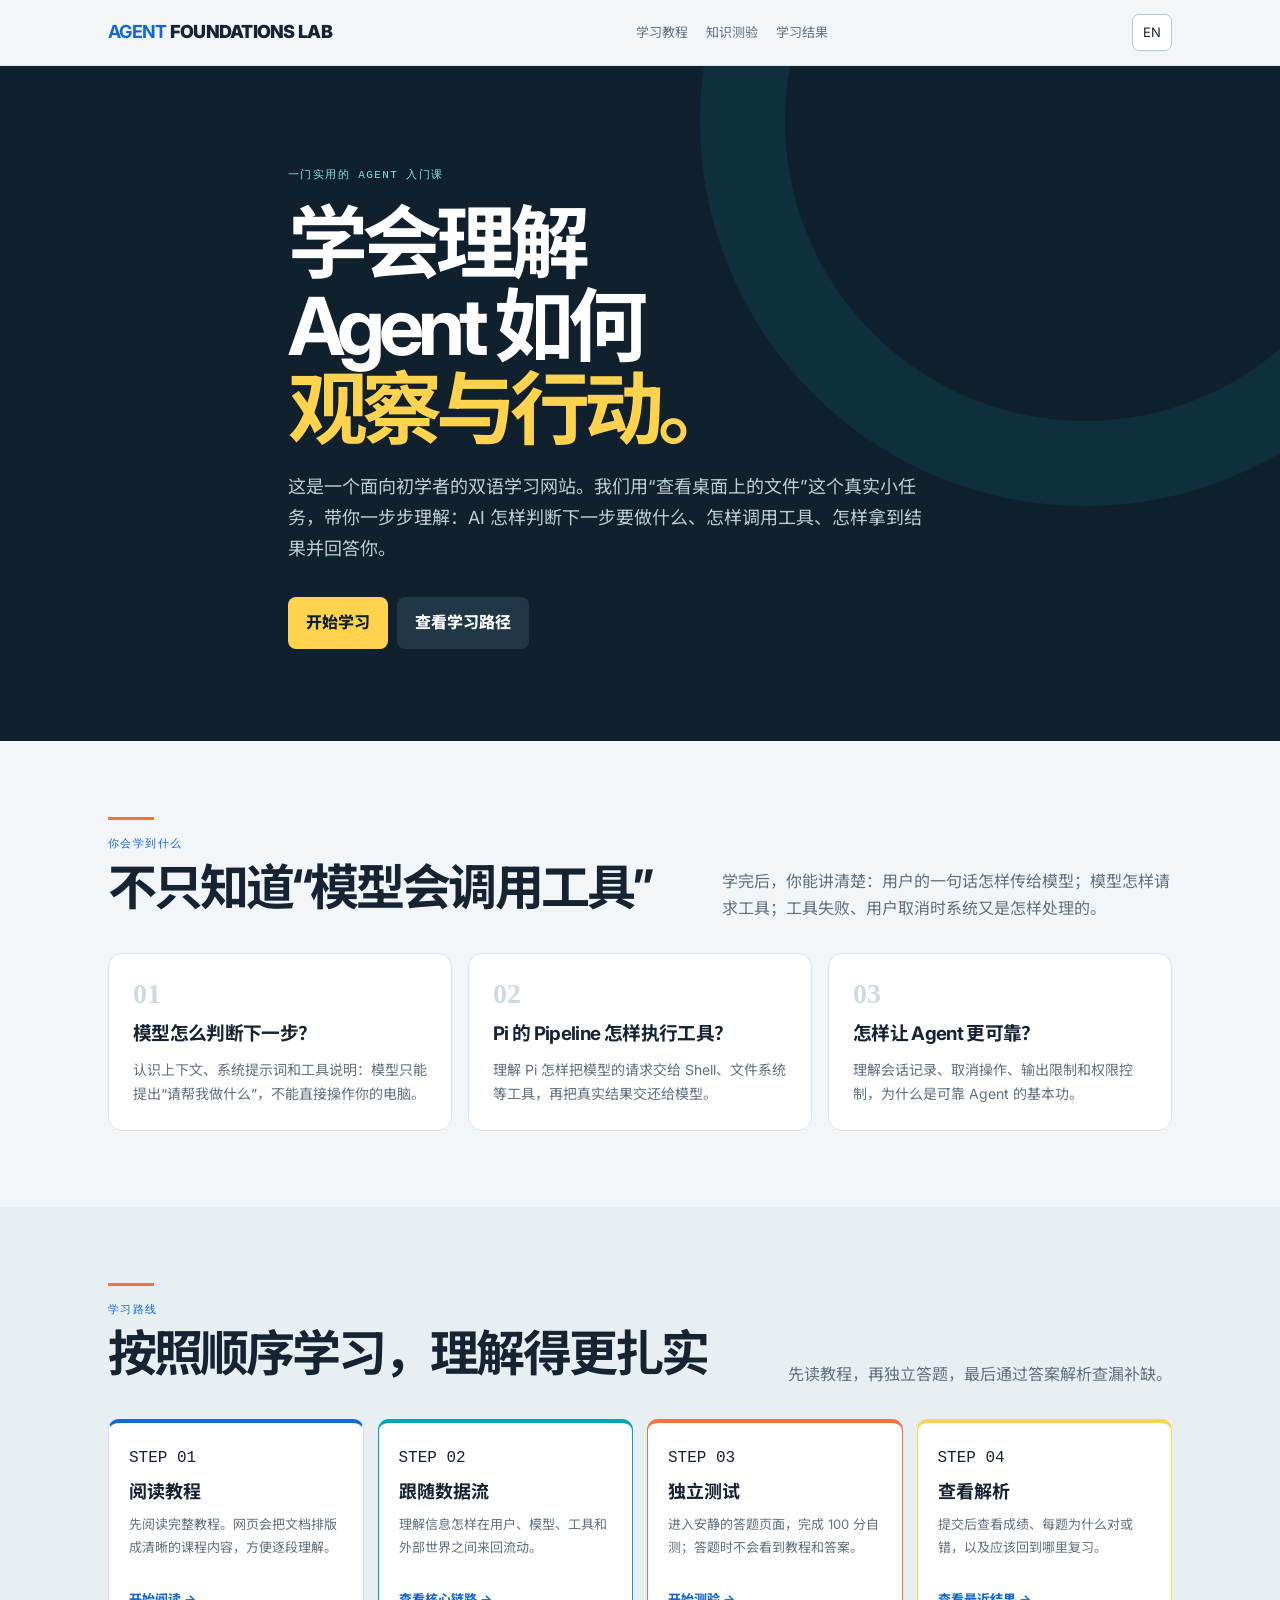
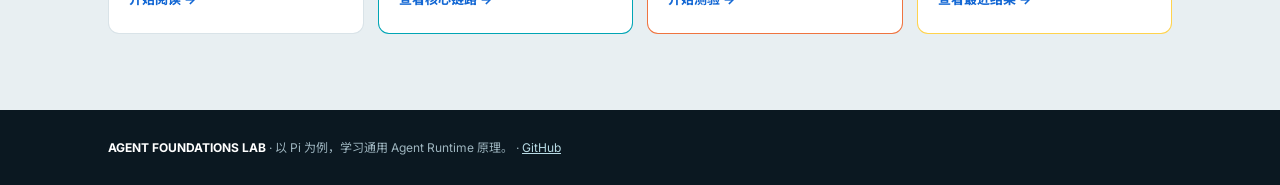
<file: index.html>
<!doctype html><html lang="zh-CN"><head><meta charset="utf-8"><meta name="viewport" content="width=device-width,initial-scale=1"><meta name="description" content="用 Pi 的请求生命周期学习 Agent Runtime。"><title>Agent Foundations Lab</title><link rel="stylesheet" href="assets/style.css"></head><body><header class="site-head"><div class="wrap"><a class="brand" href="./"><b>AGENT</b> FOUNDATIONS LAB</a><nav class="nav"><a href="learn/">学习教程</a><a href="quiz/">知识测验</a><a href="results/">学习结果</a></nav><a class="lang" href="en/">EN</a></div></header><main><section class="hero"><div class="wrap hero-inner"><div class="eyebrow">一门实用的 Agent 入门课</div><h1>学会理解<br>Agent 如何<br><em>观察与行动。</em></h1><p>这是一个面向初学者的双语学习网站。我们用“查看桌面上的文件”这个真实小任务，带你一步步理解：AI 怎样判断下一步要做什么、怎样调用工具、怎样拿到结果并回答你。</p><a class="button" href="learn/">开始学习</a><a class="button alt" href="#path">查看学习路径</a></div></section><section><div class="wrap"><div class="head"><div><div class="rule"></div><div class="eyebrow" style="color:var(--blue)">你会学到什么</div><h2>不只知道“模型会调用工具”</h2></div><p>学完后，你能讲清楚：用户的一句话怎样传给模型；模型怎样请求工具；工具失败、用户取消时系统又是怎样处理的。</p></div><div class="grid3"><article class="card"><div class="num">01</div><h3>模型怎么判断下一步？</h3><p>认识上下文、系统提示词和工具说明：模型只能提出“请帮我做什么”，不能直接操作你的电脑。</p></article><article class="card"><div class="num">02</div><h3>Pi 的 Pipeline 怎样执行工具？</h3><p>理解 Pi 怎样把模型的请求交给 Shell、文件系统等工具，再把真实结果交还给模型。</p></article><article class="card"><div class="num">03</div><h3>怎样让 Agent 更可靠？</h3><p>理解会话记录、取消操作、输出限制和权限控制，为什么是可靠 Agent 的基本功。</p></article></div></div></section><section class="path" id="path"><div class="wrap"><div class="head"><div><div class="rule"></div><div class="eyebrow" style="color:var(--blue)">学习路线</div><h2>按照顺序学习，理解得更扎实</h2></div><p>先读教程，再独立答题，最后通过答案解析查漏补缺。</p></div><div class="path-row"><article class="path-card"><span class="mono">STEP 01</span><b>阅读教程</b><p>先阅读完整教程。网页会把文档排版成清晰的课程内容，方便逐段理解。</p><br><a href="learn/">开始阅读 →</a></article><article class="path-card"><span class="mono">STEP 02</span><b>跟随数据流</b><p>理解信息怎样在用户、模型、工具和外部世界之间来回流动。</p><br><a href="learn/#lifecycle">查看核心链路 →</a></article><article class="path-card"><span class="mono">STEP 03</span><b>独立测试</b><p>进入安静的答题页面，完成 100 分自测；答题时不会看到教程和答案。</p><br><a href="quiz/">开始测验 →</a></article><article class="path-card"><span class="mono">STEP 04</span><b>查看解析</b><p>提交后查看成绩、每题为什么对或错，以及应该回到哪里复习。</p><br><a href="results/">查看最近结果 →</a></article></div></div></section></main><footer><div class="wrap"><b>AGENT FOUNDATIONS LAB</b> · 以 Pi 为例，学习通用 Agent Runtime 原理。 · <a style="color:#b8dbe5" href="https://github.com/beepony/agent-foundations-lab">GitHub</a></div></footer></body></html>
</file>
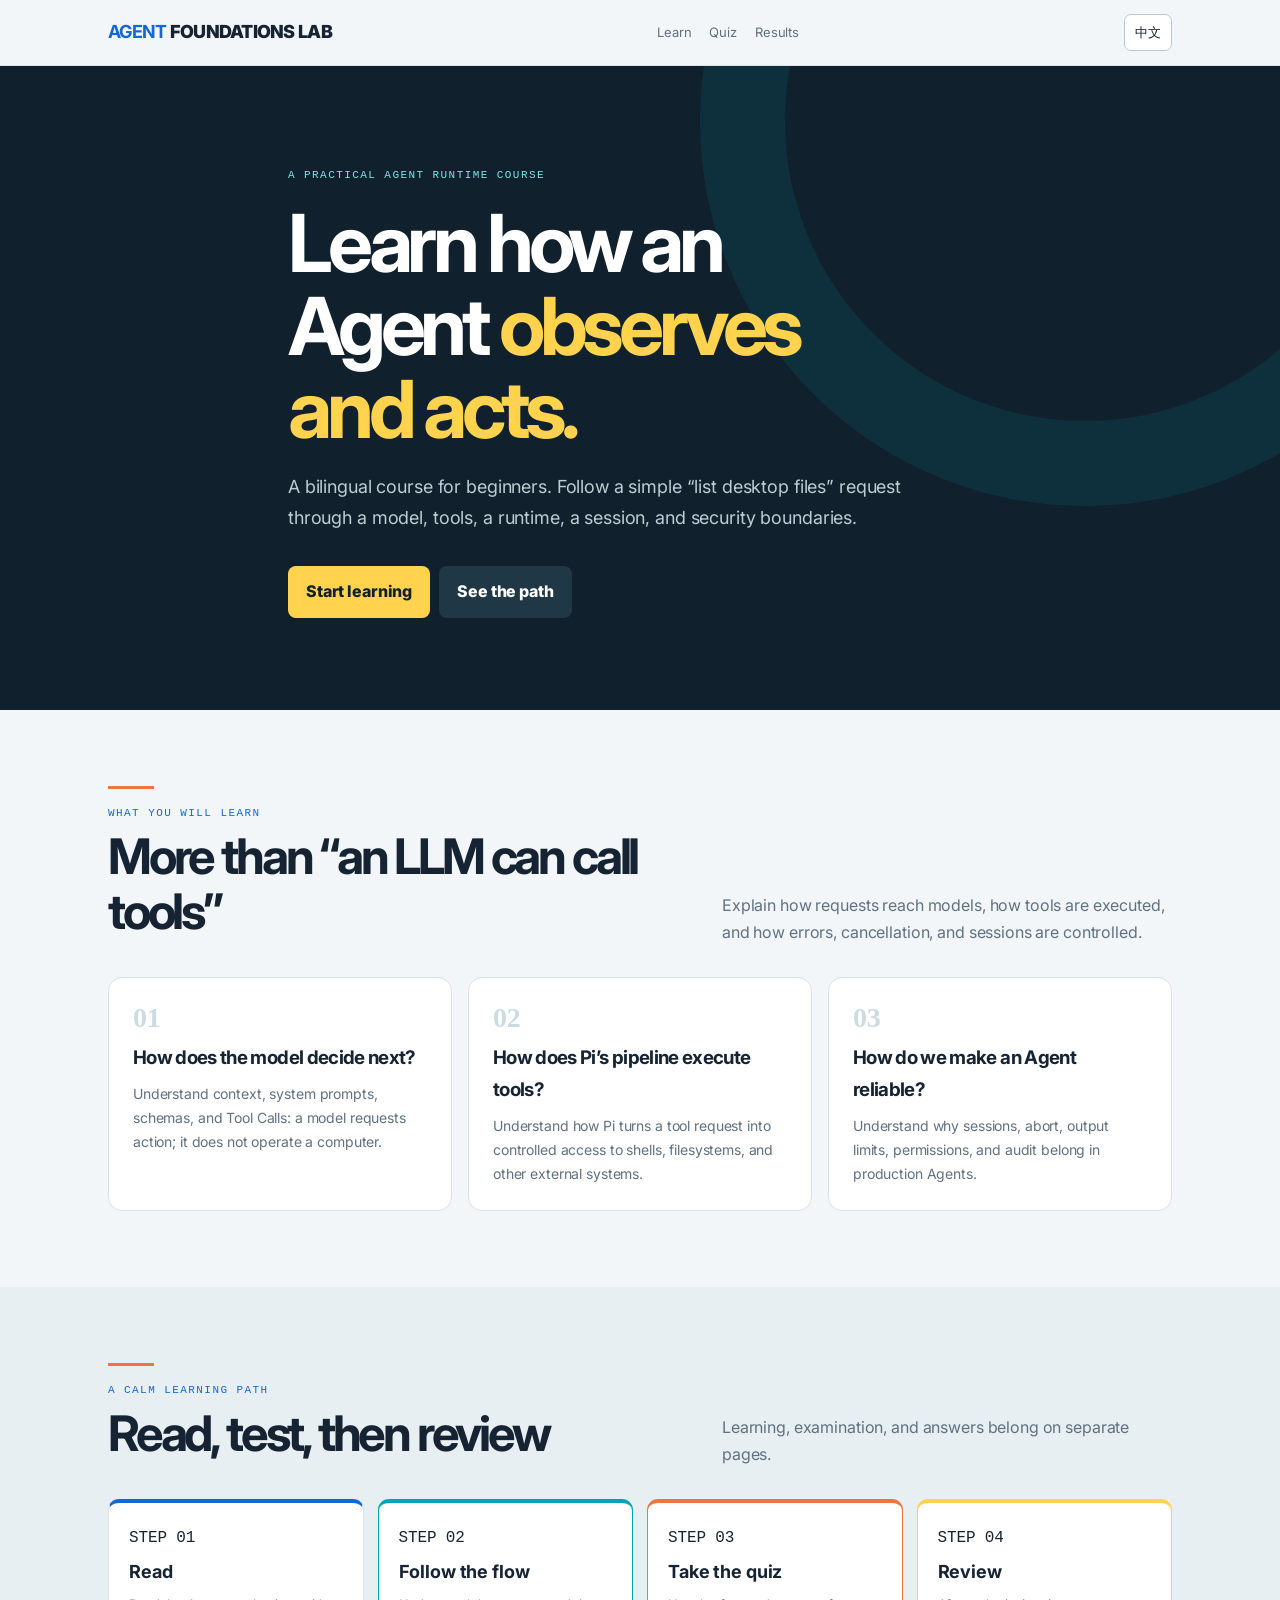
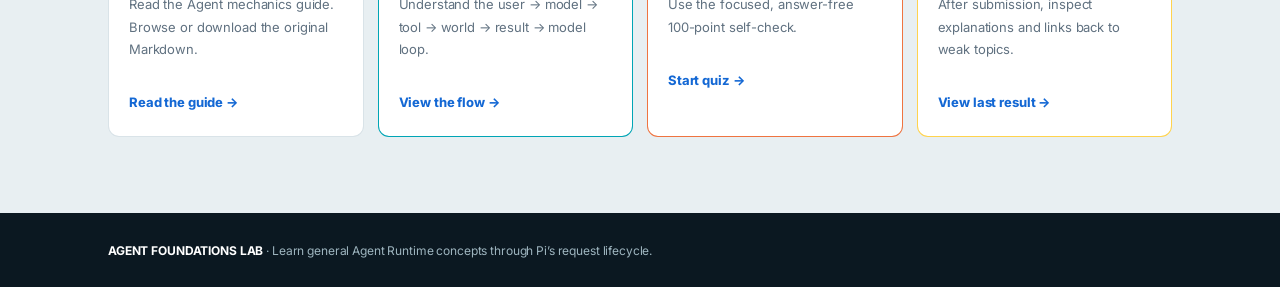
<file: en/index.html>
<!doctype html><html lang="en"><head><meta charset="utf-8"><meta name="viewport" content="width=device-width,initial-scale=1"><title>Agent Foundations Lab</title><link rel="stylesheet" href="../assets/style.css"></head><body><header class="site-head"><div class="wrap"><a class="brand" href="./"><b>AGENT</b> FOUNDATIONS LAB</a><nav class="nav"><a href="learn/">Learn</a><a href="quiz/">Quiz</a><a href="results/">Results</a></nav><a class="lang" href="../">中文</a></div></header><main><section class="hero"><div class="wrap hero-inner"><div class="eyebrow">A PRACTICAL AGENT RUNTIME COURSE</div><h1>Learn how an<br>Agent <em>observes<br>and acts.</em></h1><p>A bilingual course for beginners. Follow a simple “list desktop files” request through a model, tools, a runtime, a session, and security boundaries.</p><a class="button" href="learn/">Start learning</a><a class="button alt" href="#path">See the path</a></div></section><section><div class="wrap"><div class="head"><div><div class="rule"></div><div class="eyebrow" style="color:var(--blue)">WHAT YOU WILL LEARN</div><h2>More than “an LLM can call tools”</h2></div><p>Explain how requests reach models, how tools are executed, and how errors, cancellation, and sessions are controlled.</p></div><div class="grid3"><article class="card"><div class="num">01</div><h3>How does the model decide next?</h3><p>Understand context, system prompts, schemas, and Tool Calls: a model requests action; it does not operate a computer.</p></article><article class="card"><div class="num">02</div><h3>How does Pi’s pipeline execute tools?</h3><p>Understand how Pi turns a tool request into controlled access to shells, filesystems, and other external systems.</p></article><article class="card"><div class="num">03</div><h3>How do we make an Agent reliable?</h3><p>Understand why sessions, abort, output limits, permissions, and audit belong in production Agents.</p></article></div></div></section><section class="path" id="path"><div class="wrap"><div class="head"><div><div class="rule"></div><div class="eyebrow" style="color:var(--blue)">A CALM LEARNING PATH</div><h2>Read, test, then review</h2></div><p>Learning, examination, and answers belong on separate pages.</p></div><div class="path-row"><article class="path-card"><span class="mono">STEP 01</span><b>Read</b><p>Read the Agent mechanics guide. Browse or download the original Markdown.</p><br><a href="learn/">Read the guide →</a></article><article class="path-card"><span class="mono">STEP 02</span><b>Follow the flow</b><p>Understand the user → model → tool → world → result → model loop.</p><br><a href="learn/#lifecycle">View the flow →</a></article><article class="path-card"><span class="mono">STEP 03</span><b>Take the quiz</b><p>Use the focused, answer-free 100-point self-check.</p><br><a href="quiz/">Start quiz →</a></article><article class="path-card"><span class="mono">STEP 04</span><b>Review</b><p>After submission, inspect explanations and links back to weak topics.</p><br><a href="results/">View last result →</a></article></div></div></section></main><footer><div class="wrap"><b>AGENT FOUNDATIONS LAB</b> · Learn general Agent Runtime concepts through Pi’s request lifecycle.</div></footer></body></html>
</file>
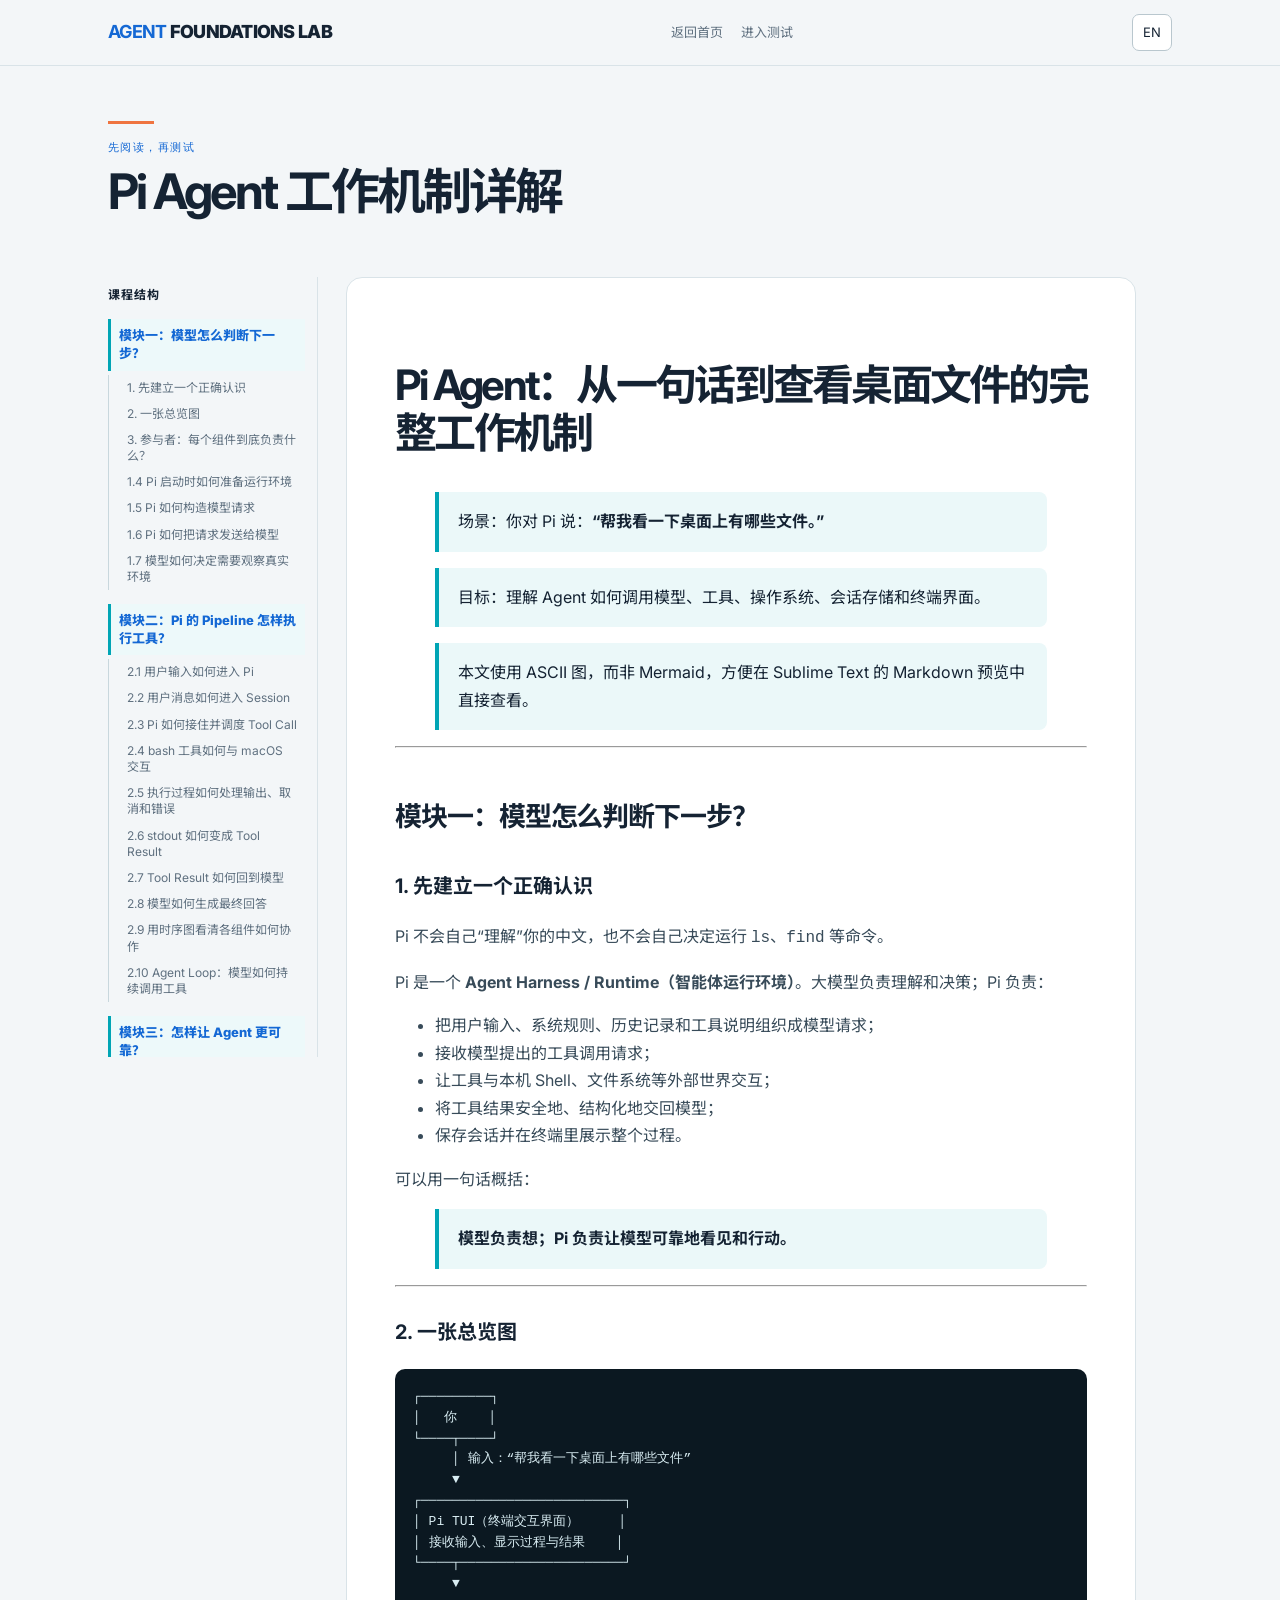
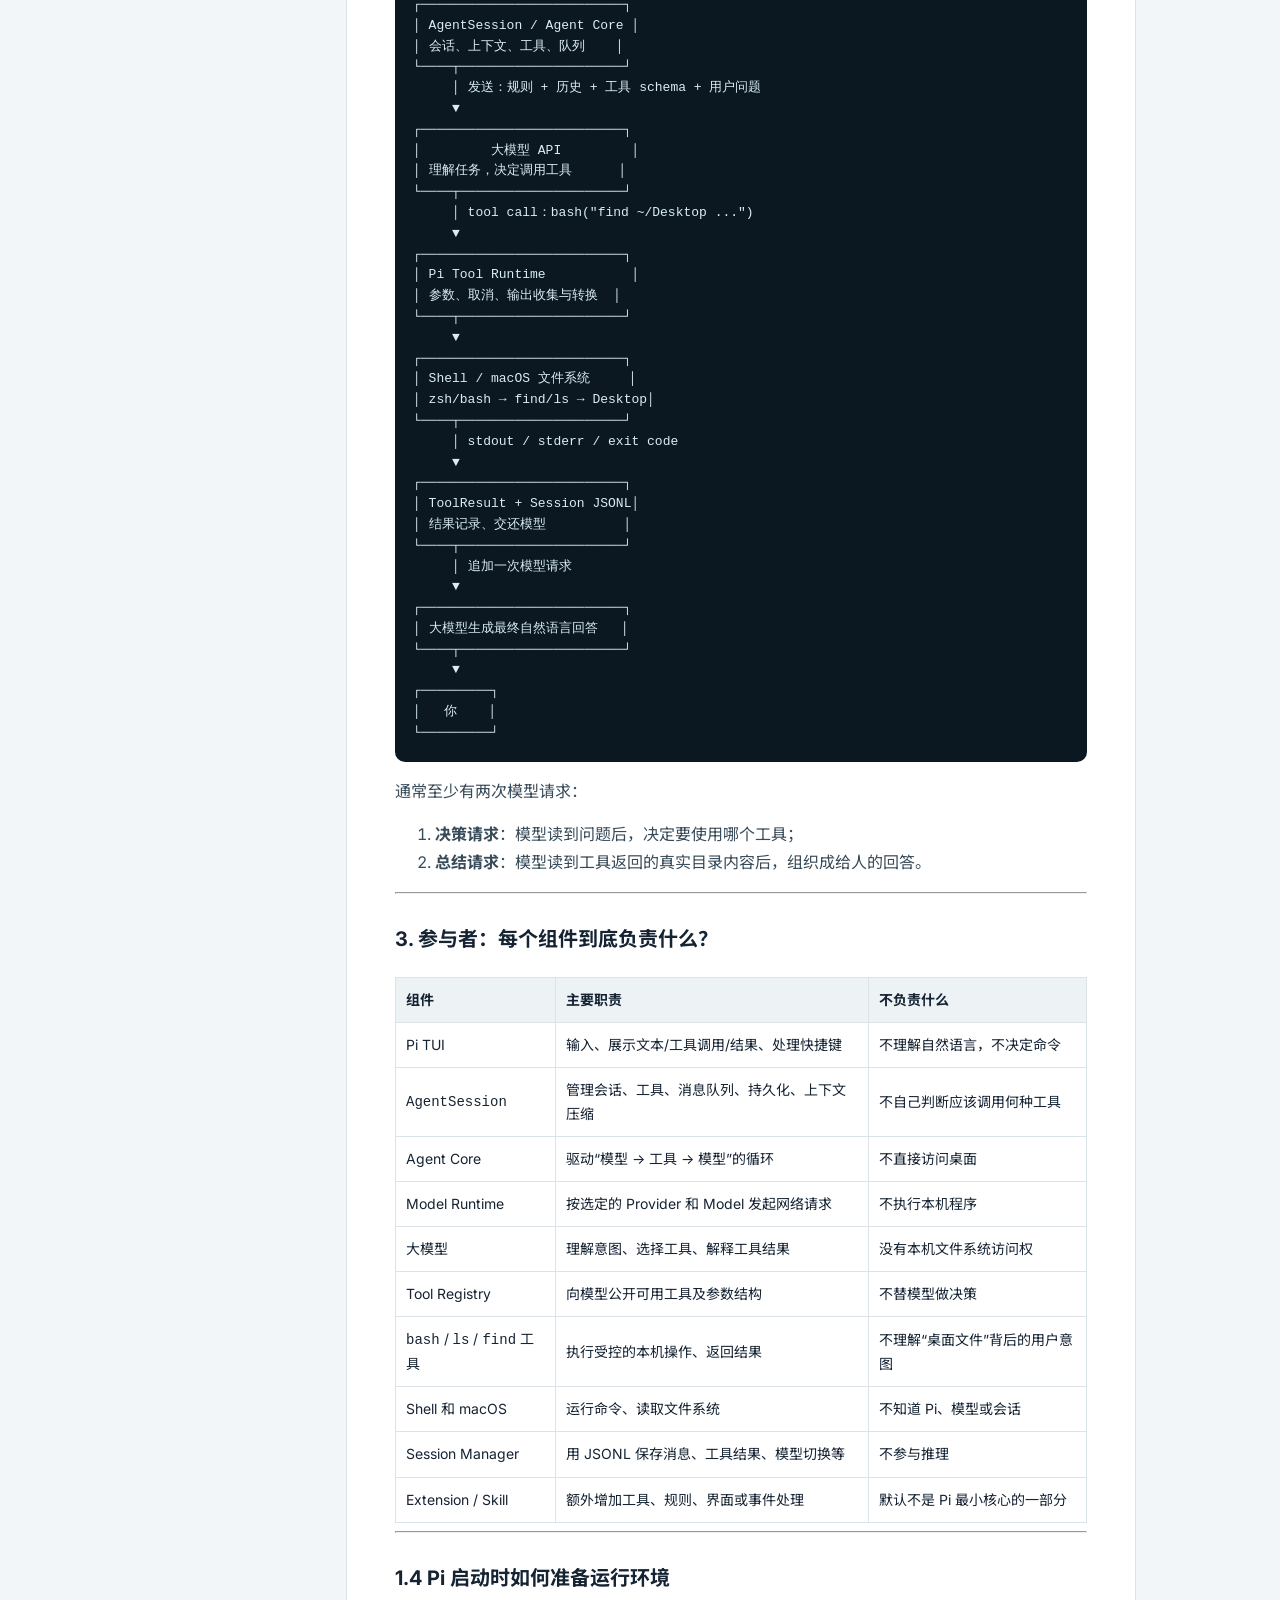
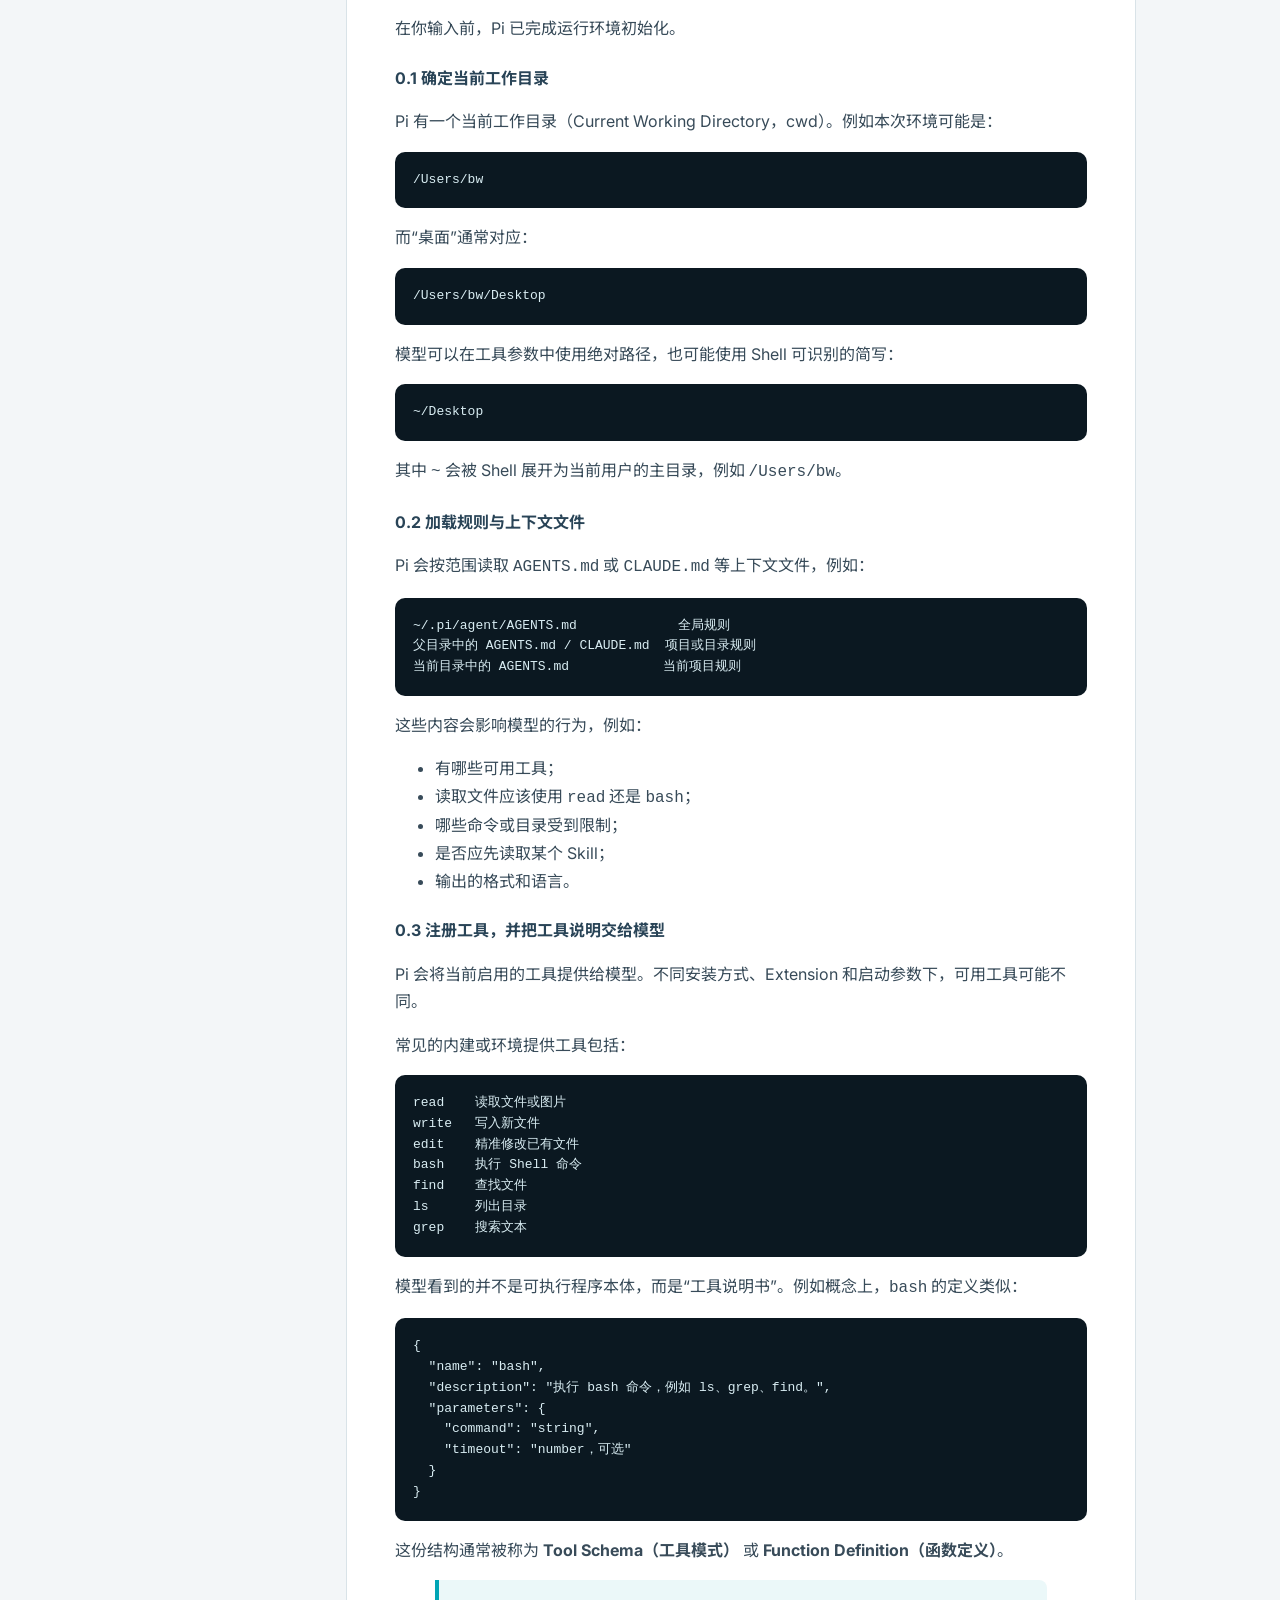
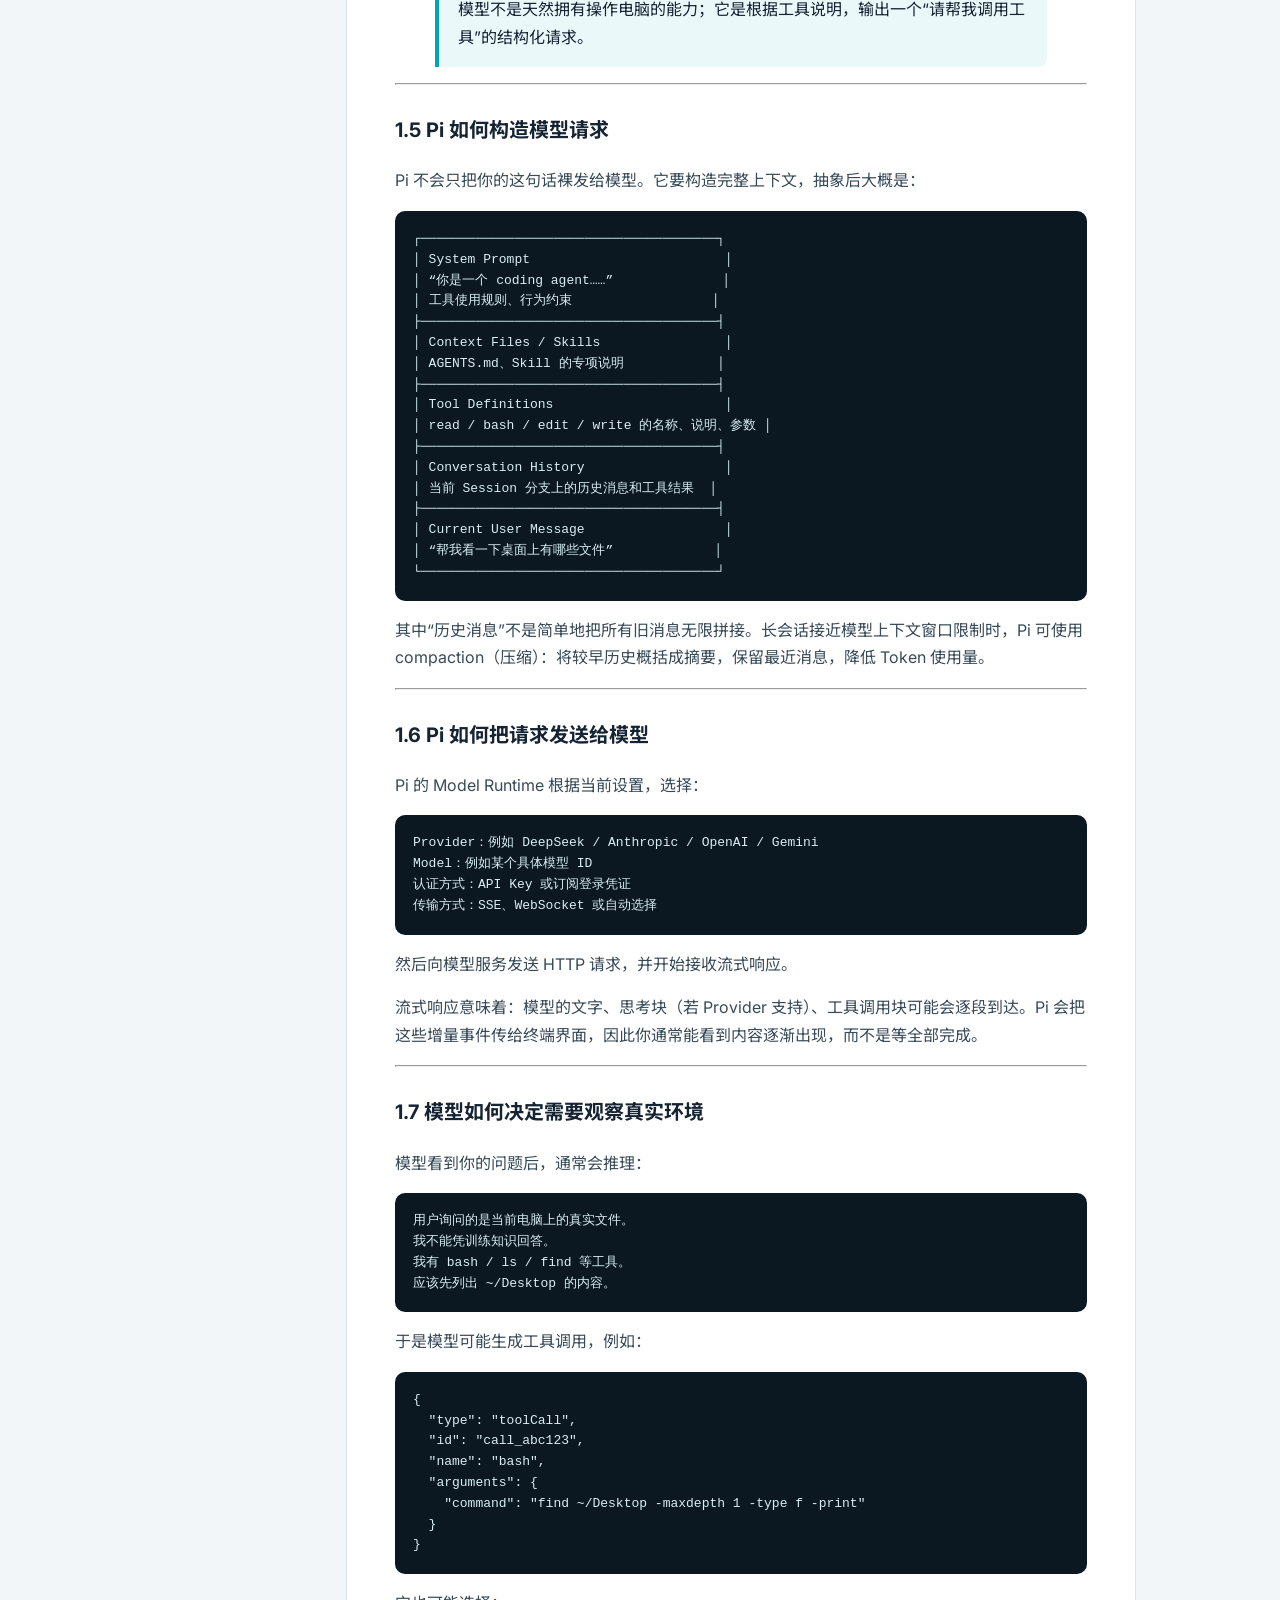
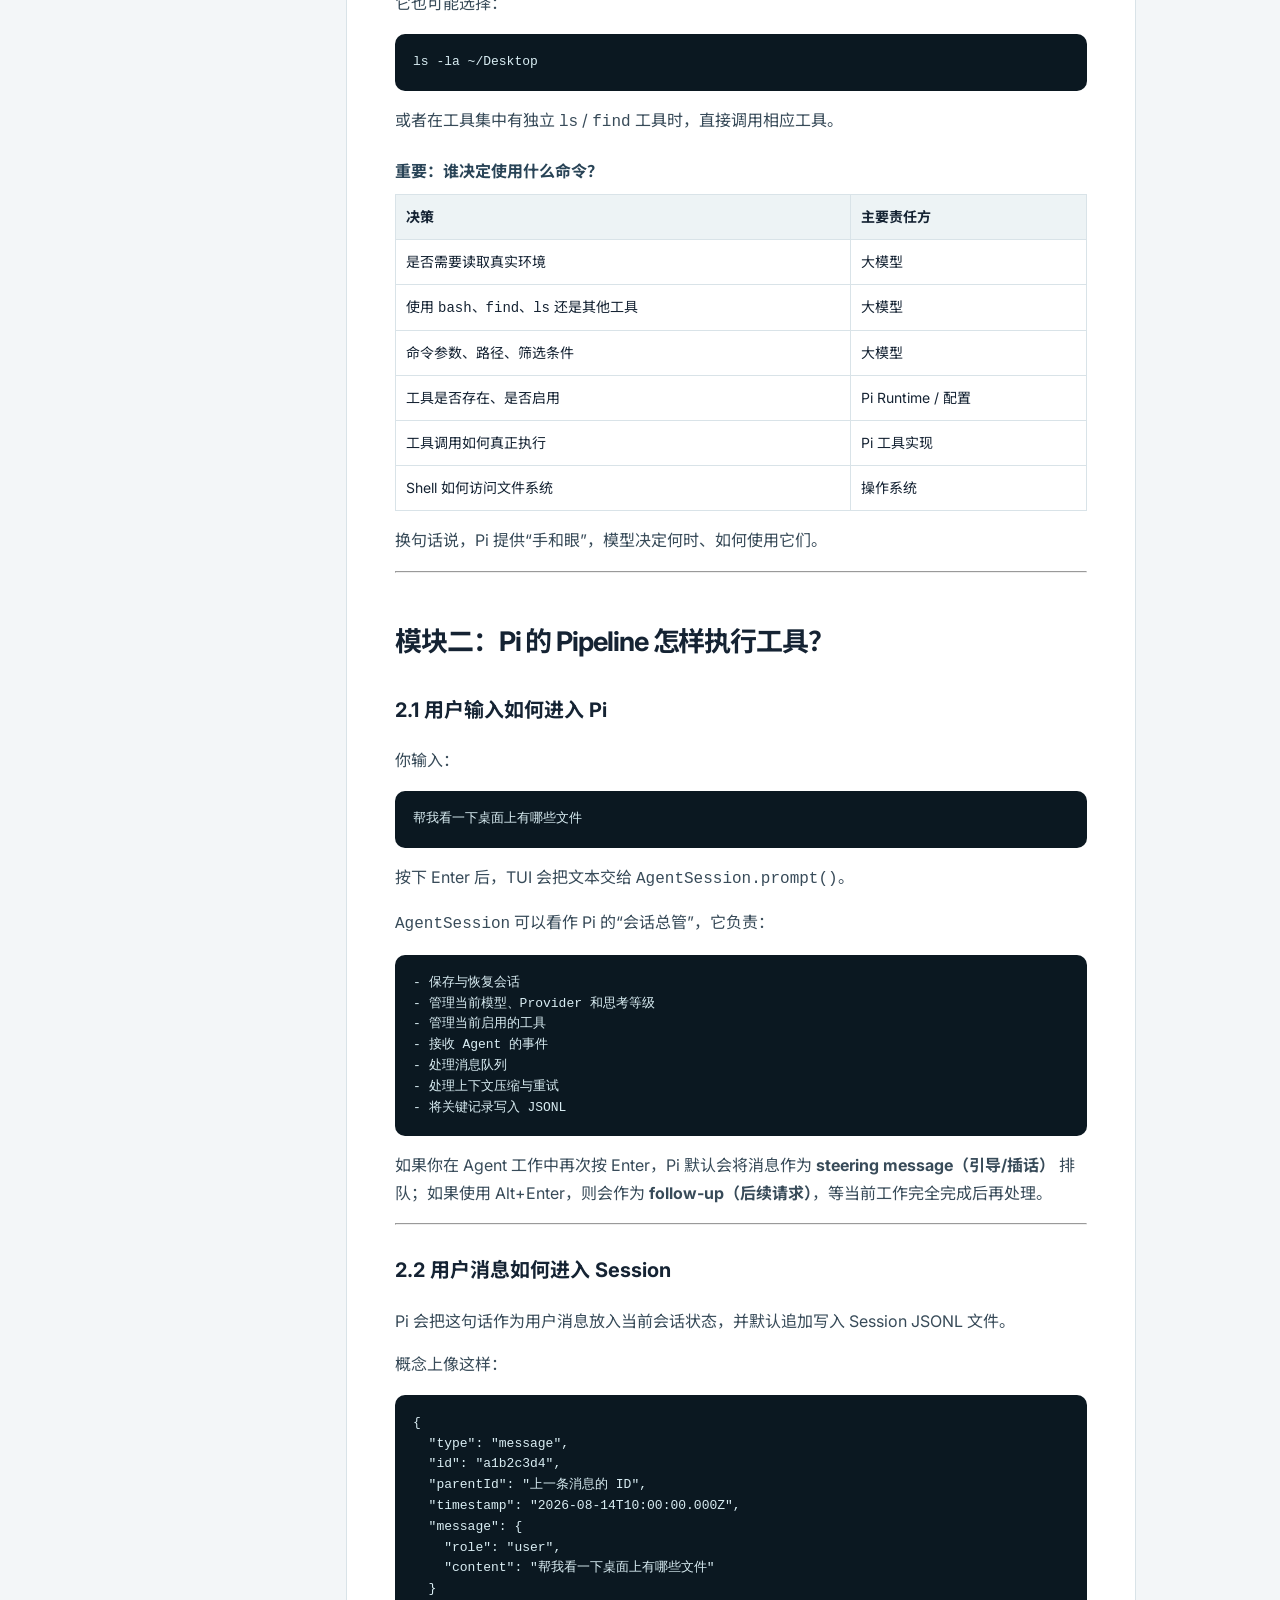
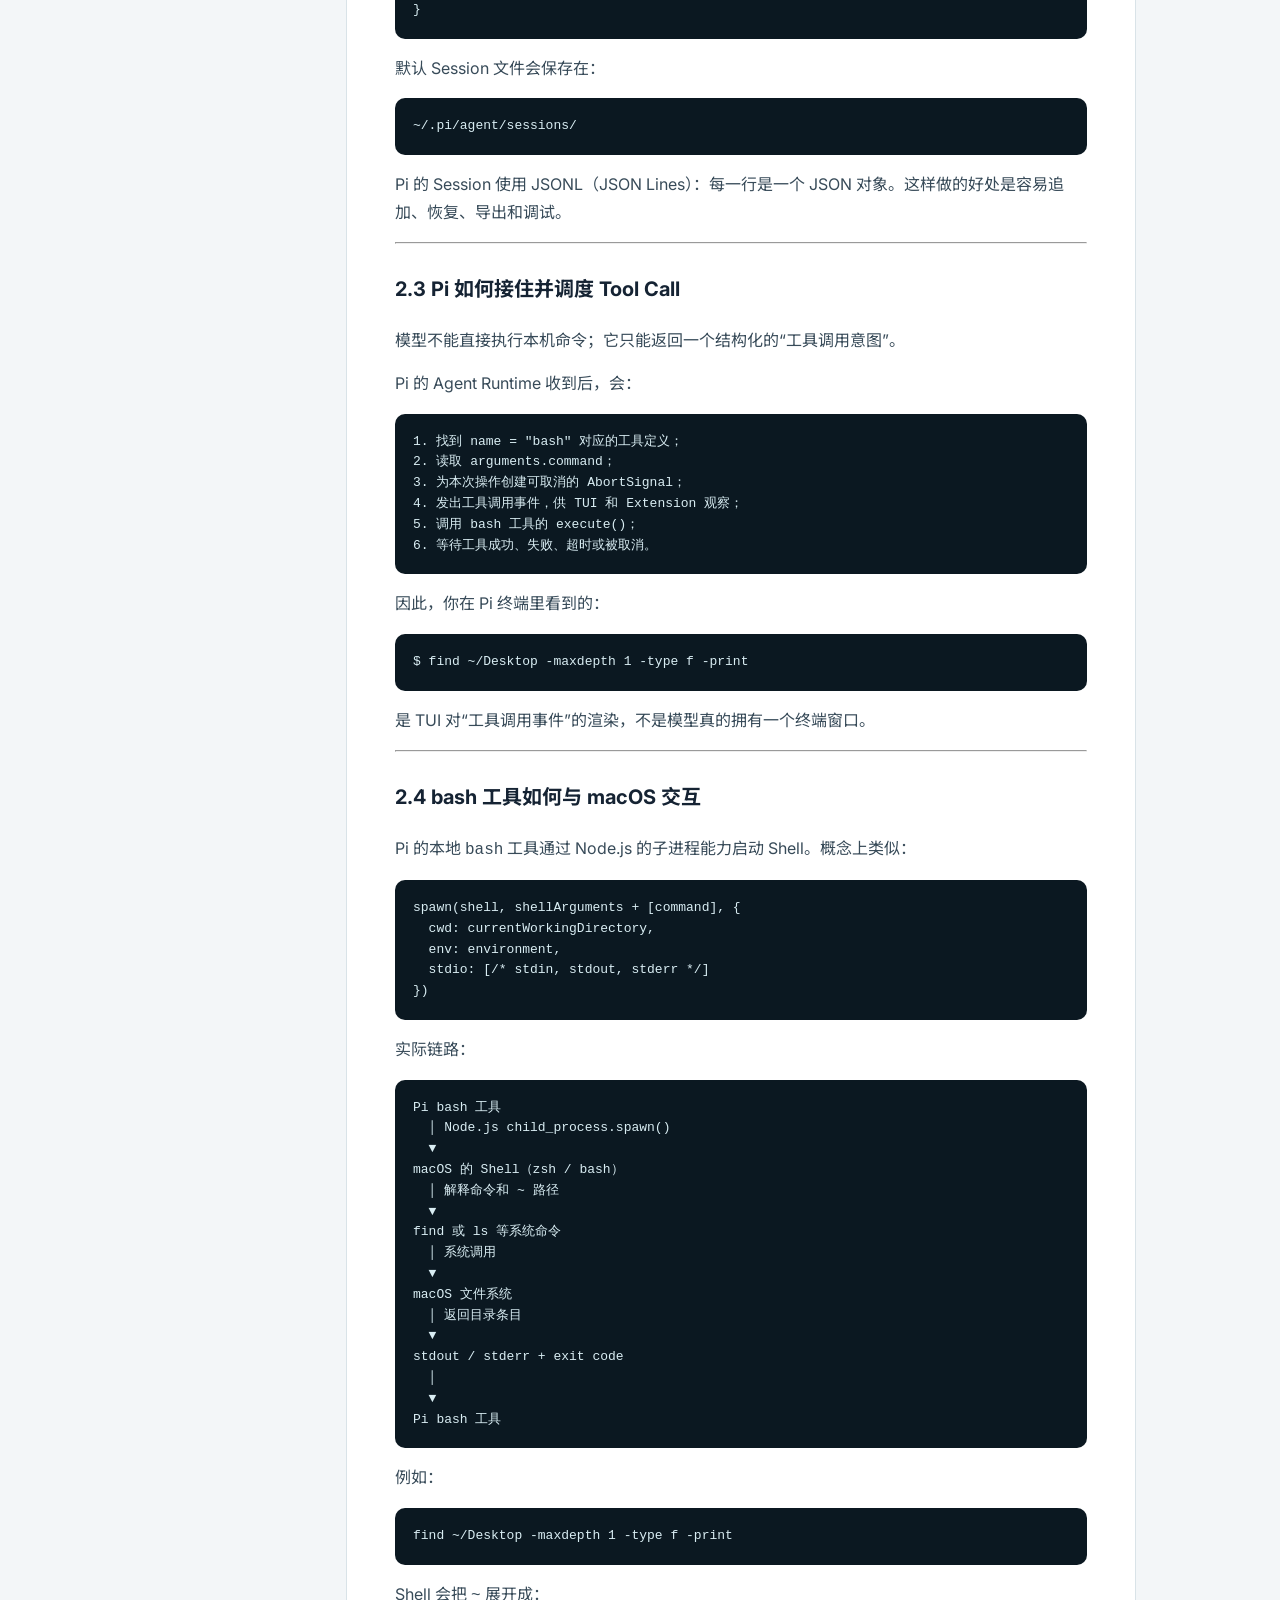
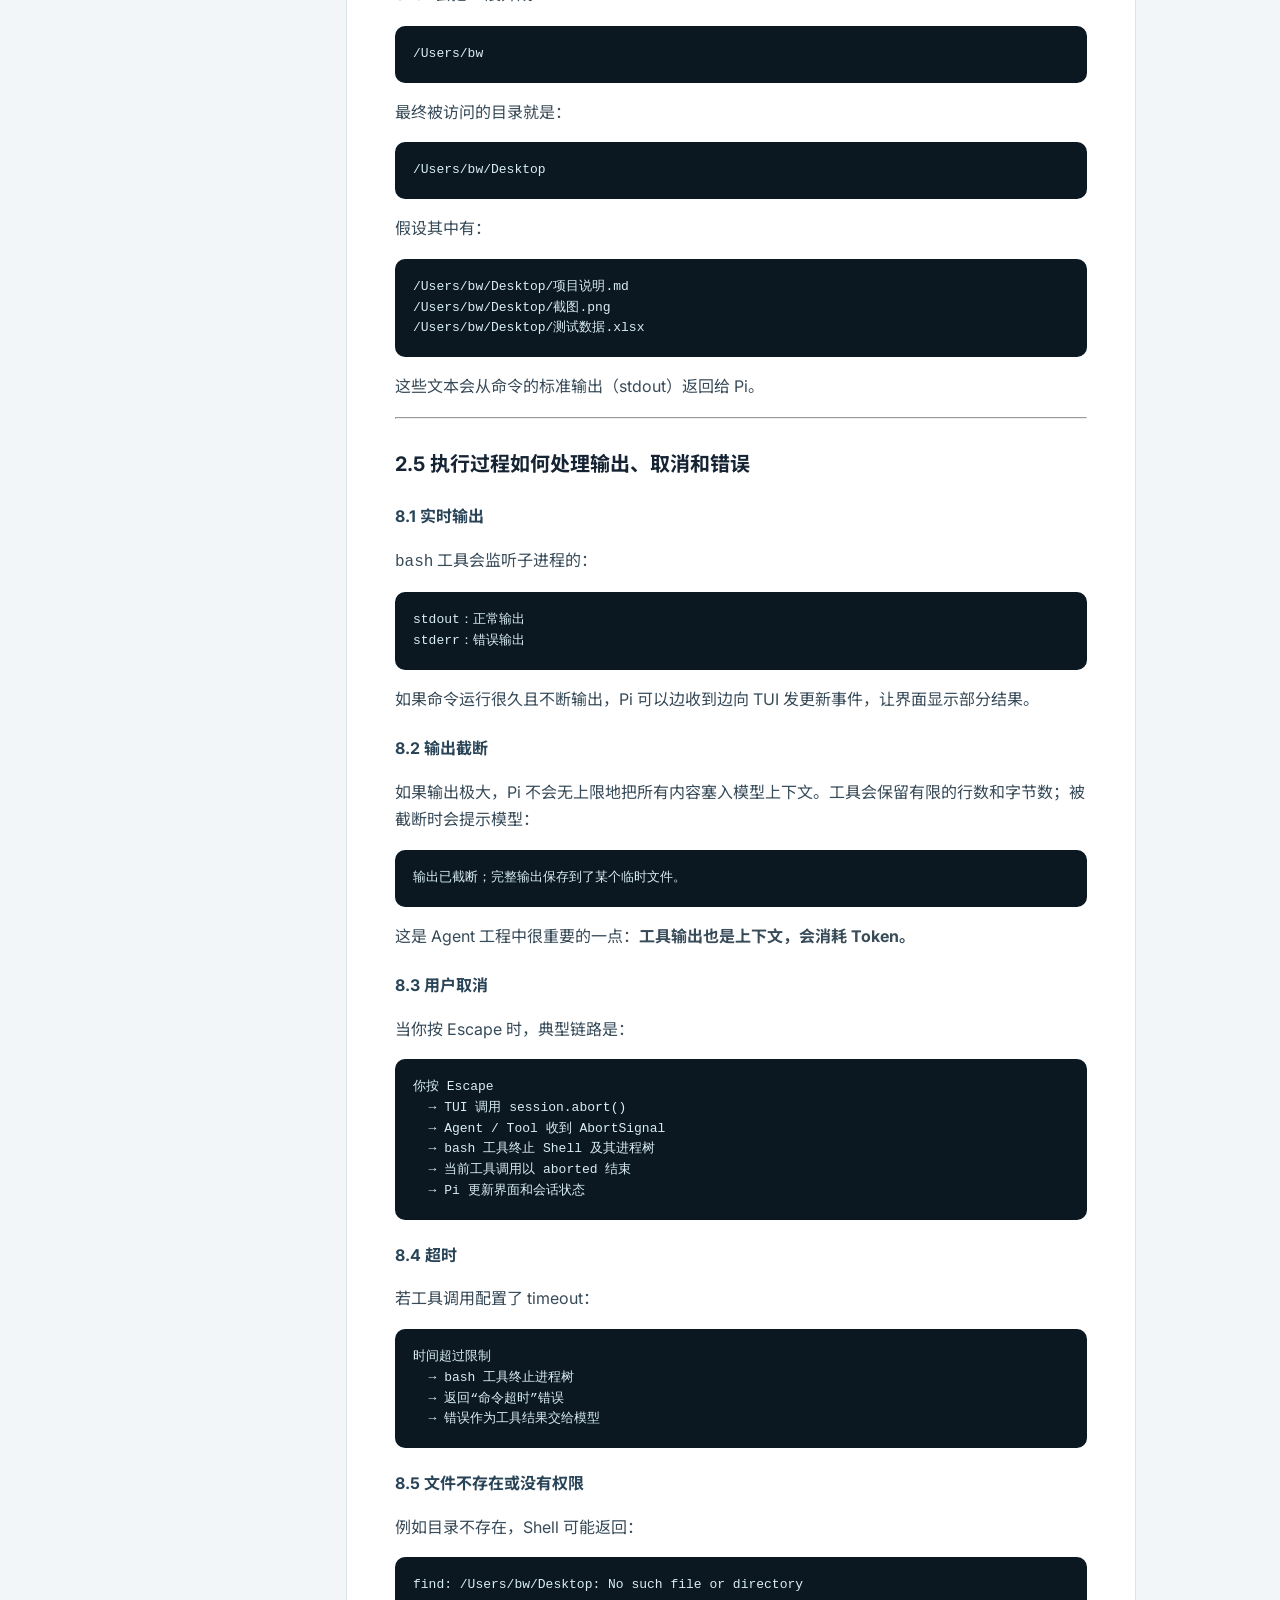
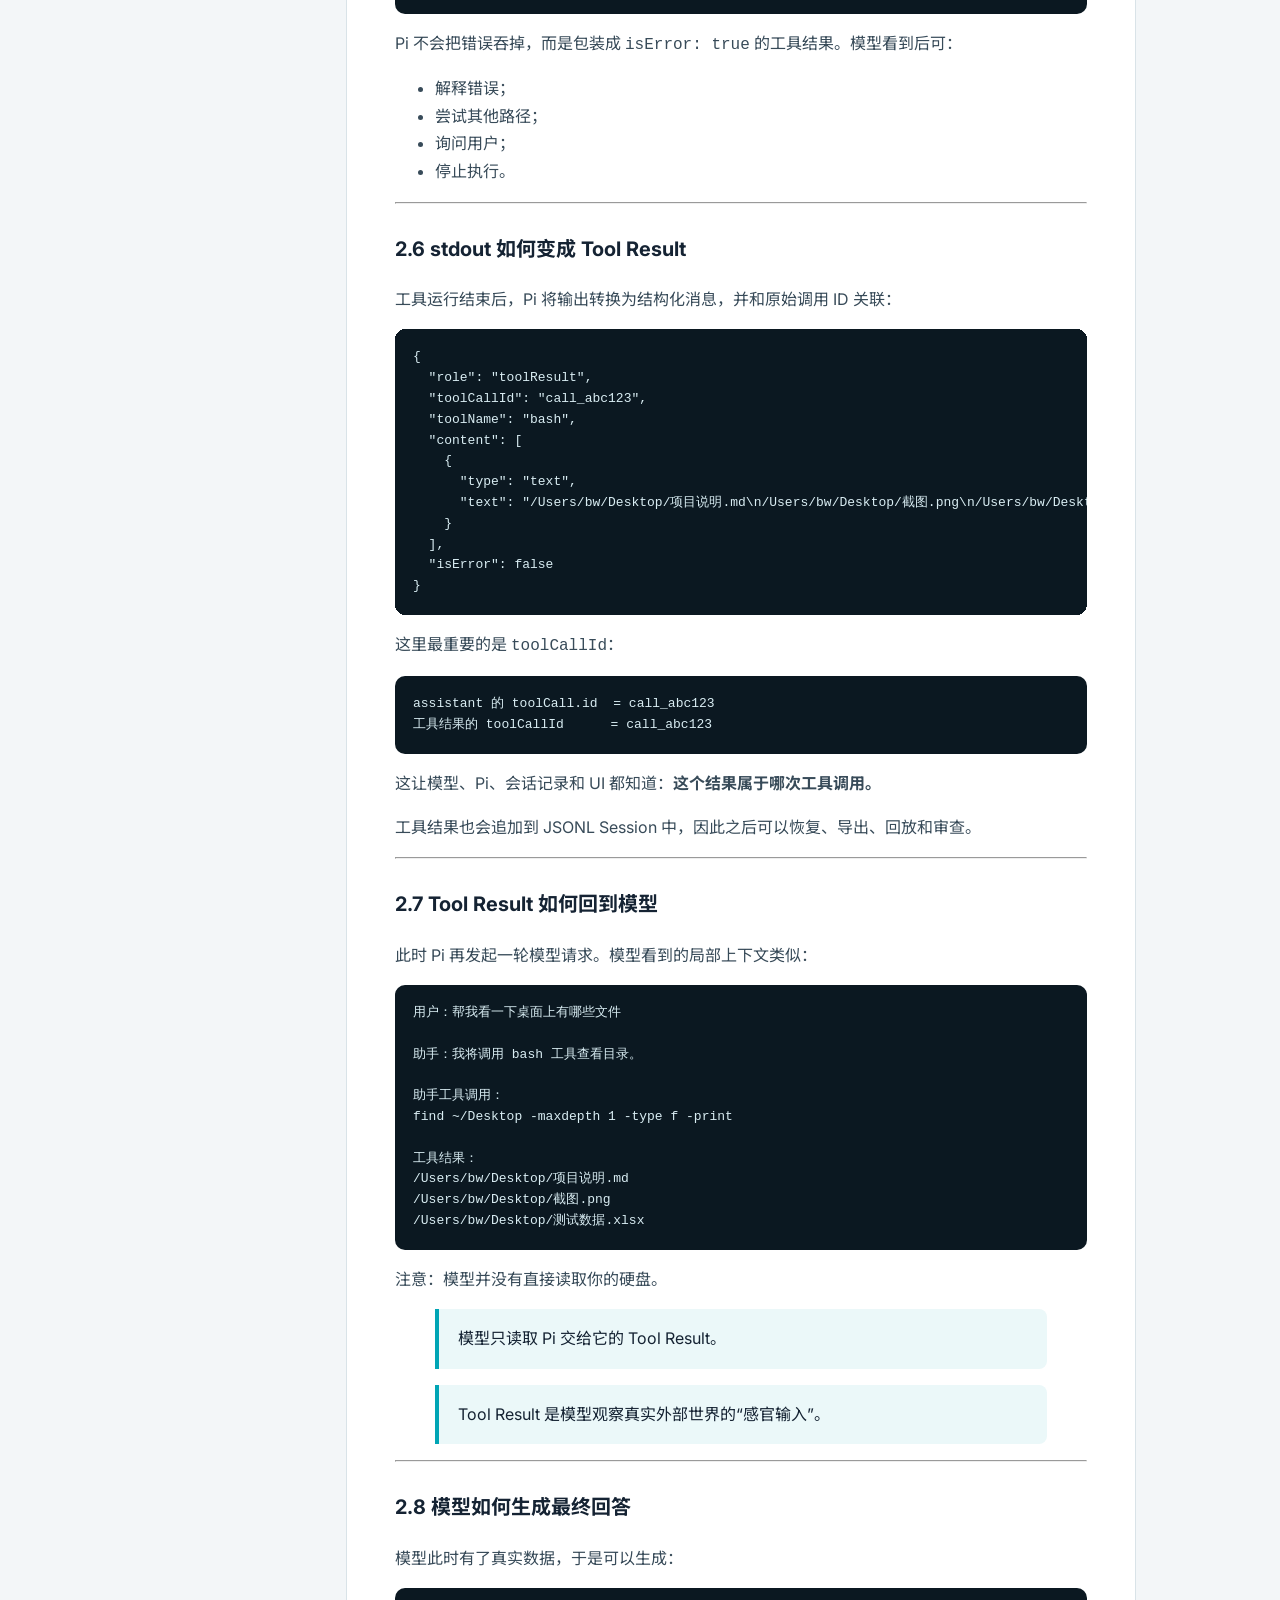
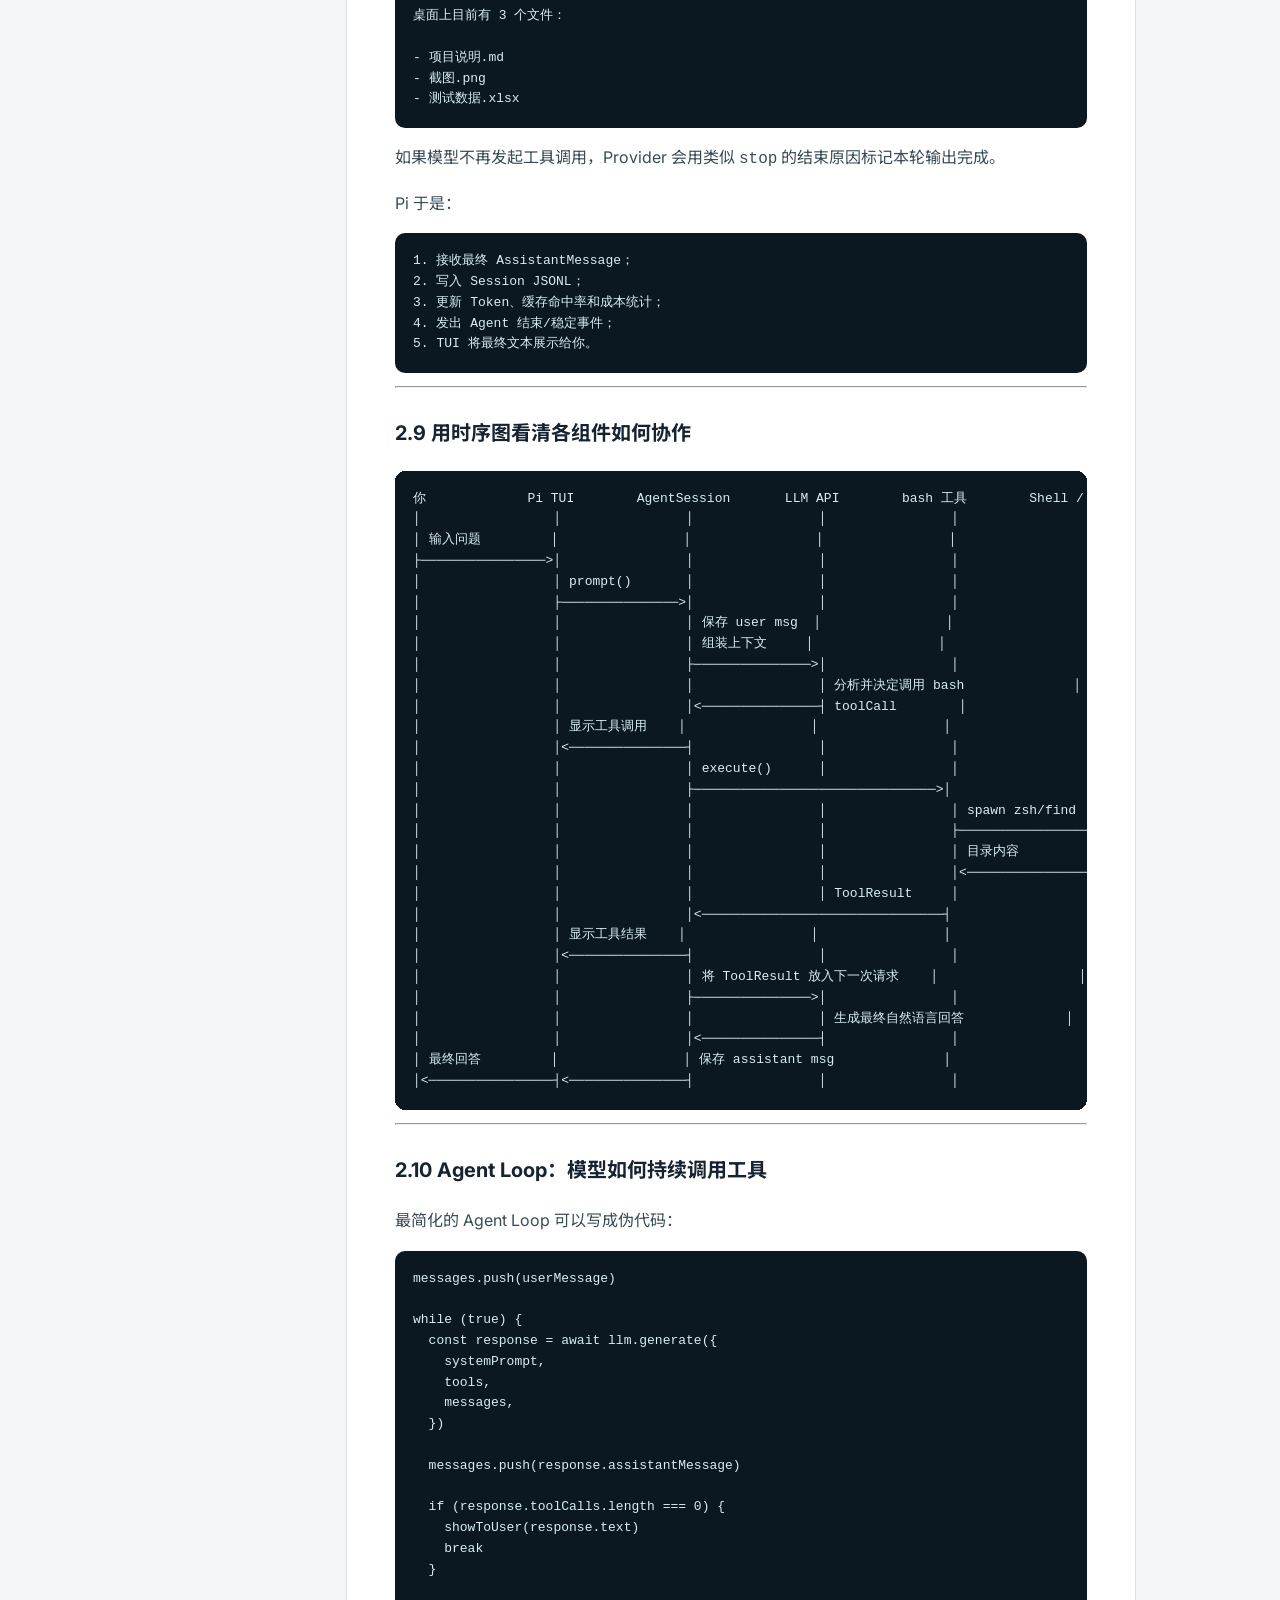
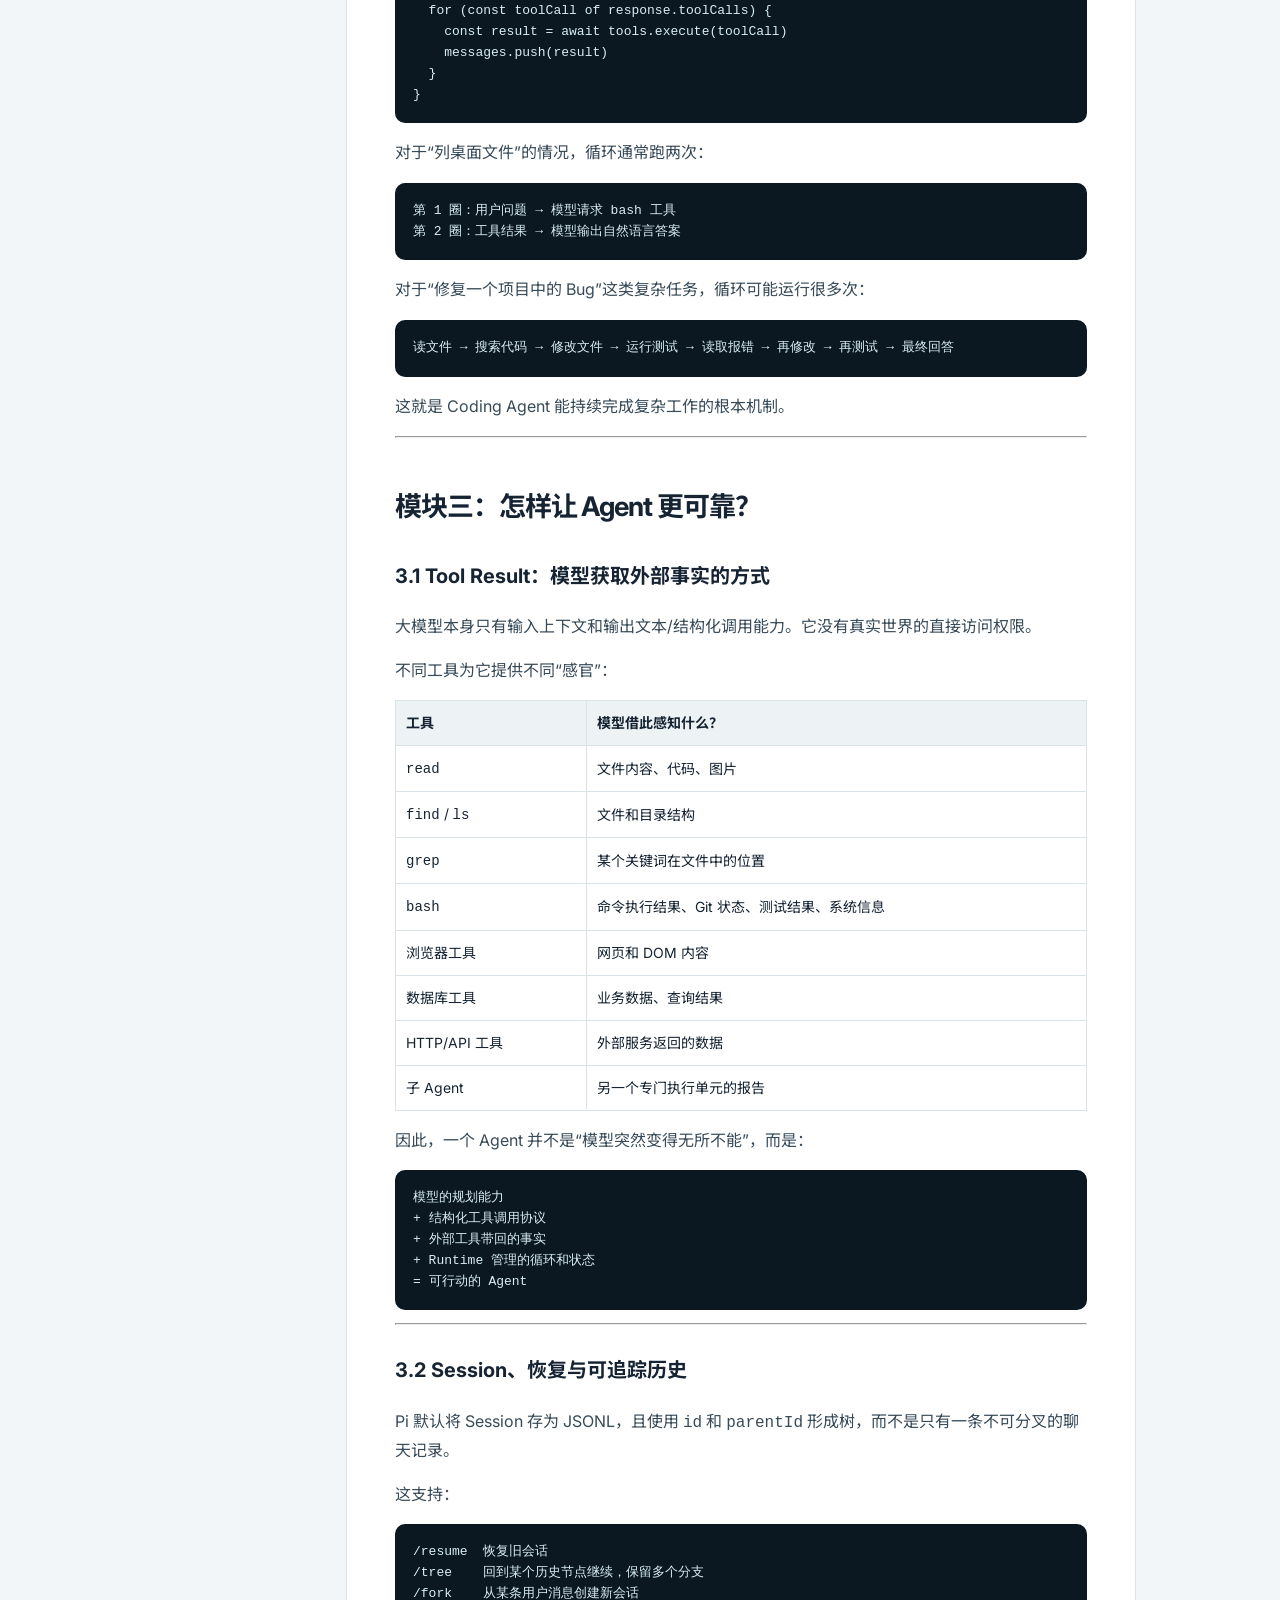
<file: learn/index.html>
<!doctype html><html lang="zh-CN"><head><meta charset="utf-8"><meta name="viewport" content="width=device-width,initial-scale=1"><title>学习教程｜Agent Foundations Lab</title><link rel="stylesheet" href="../assets/style.css"></head><body><header class="site-head"><div class="wrap"><a class="brand" href="../"><b>AGENT</b> FOUNDATIONS LAB</a><nav class="nav"><a href="../">返回首页</a><a href="../quiz/">进入测试</a></nav><a class="lang" href="../en/learn/">EN</a></div></header><main><section style="padding:55px 0 20px"><div class="wrap"><div class="head"><div><div class="rule"></div><div class="eyebrow" style="color:var(--blue)">先阅读，再测试</div><h1>Pi Agent 工作机制详解</h1></div></div></div></section><div class="lesson-layout"><aside class="lesson-nav" id="lessonNav" aria-label="文档目录"><b>课程结构</b></aside><article class="article" data-markdown="../content/pi-agent-runtime-guide.zh.md"></article></div><section style="padding-top:36px"><div class="wrap"><div class="lesson-end"><h2>读完了吗？现在开始独立测试</h2><p>测试页面不会展示教程或答案。提交后，你会看到成绩、逐题解释和复习链接。</p><a class="button" href="../quiz/">开始 100 分测试</a><a class="button alt" href="../">返回首页</a></div></div></section></main><footer><div class="wrap"><b>AGENT FOUNDATIONS LAB</b> · 先理解机制，再用测试检查掌握程度。</div></footer><script src="../assets/markdown.js"></script><script>const article=document.querySelector('[data-markdown]');renderCourseMarkdown(article).then(()=>{const nav=document.querySelector('#lessonNav');article.querySelectorAll('h2,h3').forEach(h=>{if(!h.id)return;const a=document.createElement('a');a.href='#'+h.id;a.textContent=h.textContent.replace(/^#+\s*/,'');a.className='level-'+h.tagName.slice(1);nav.appendChild(a)})}).catch(()=>article.innerHTML='<h1>文档暂时无法加载</h1><p>请返回首页后重试。</p>')</script></body></html>
</file>
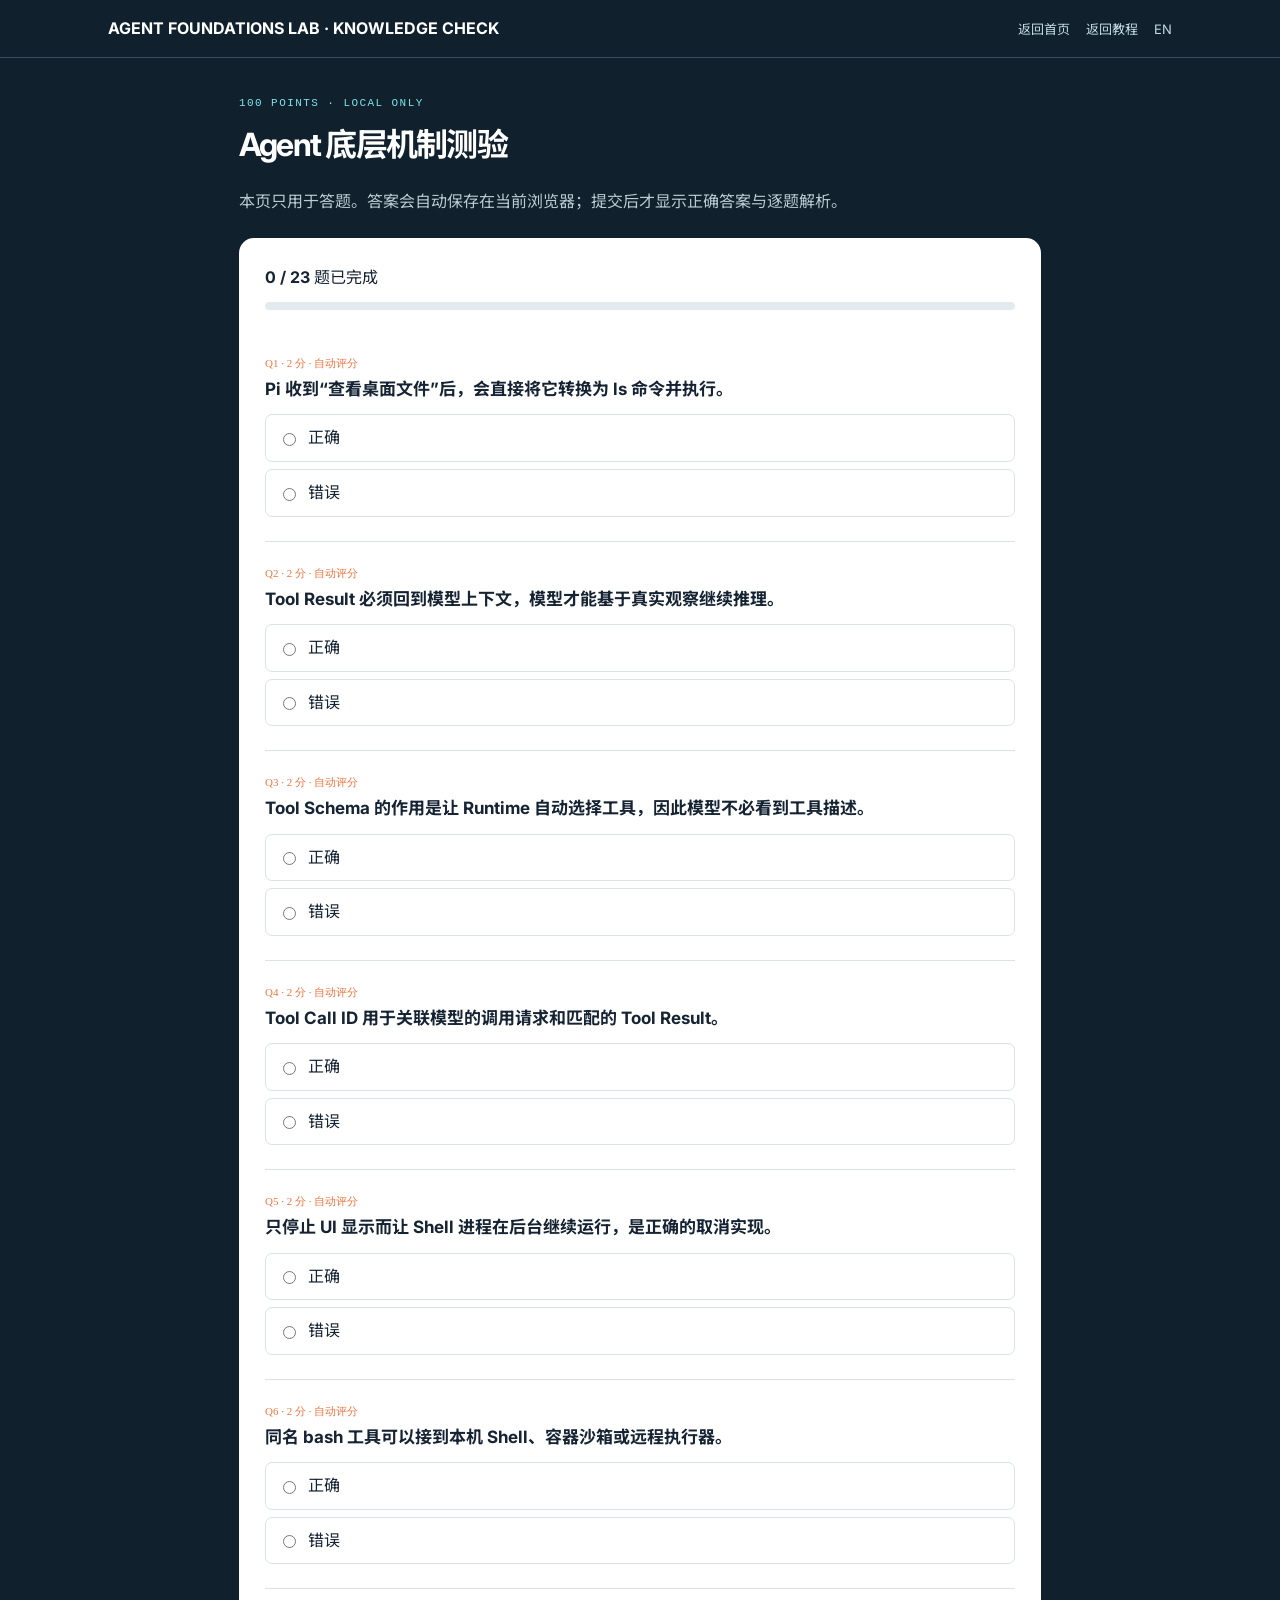
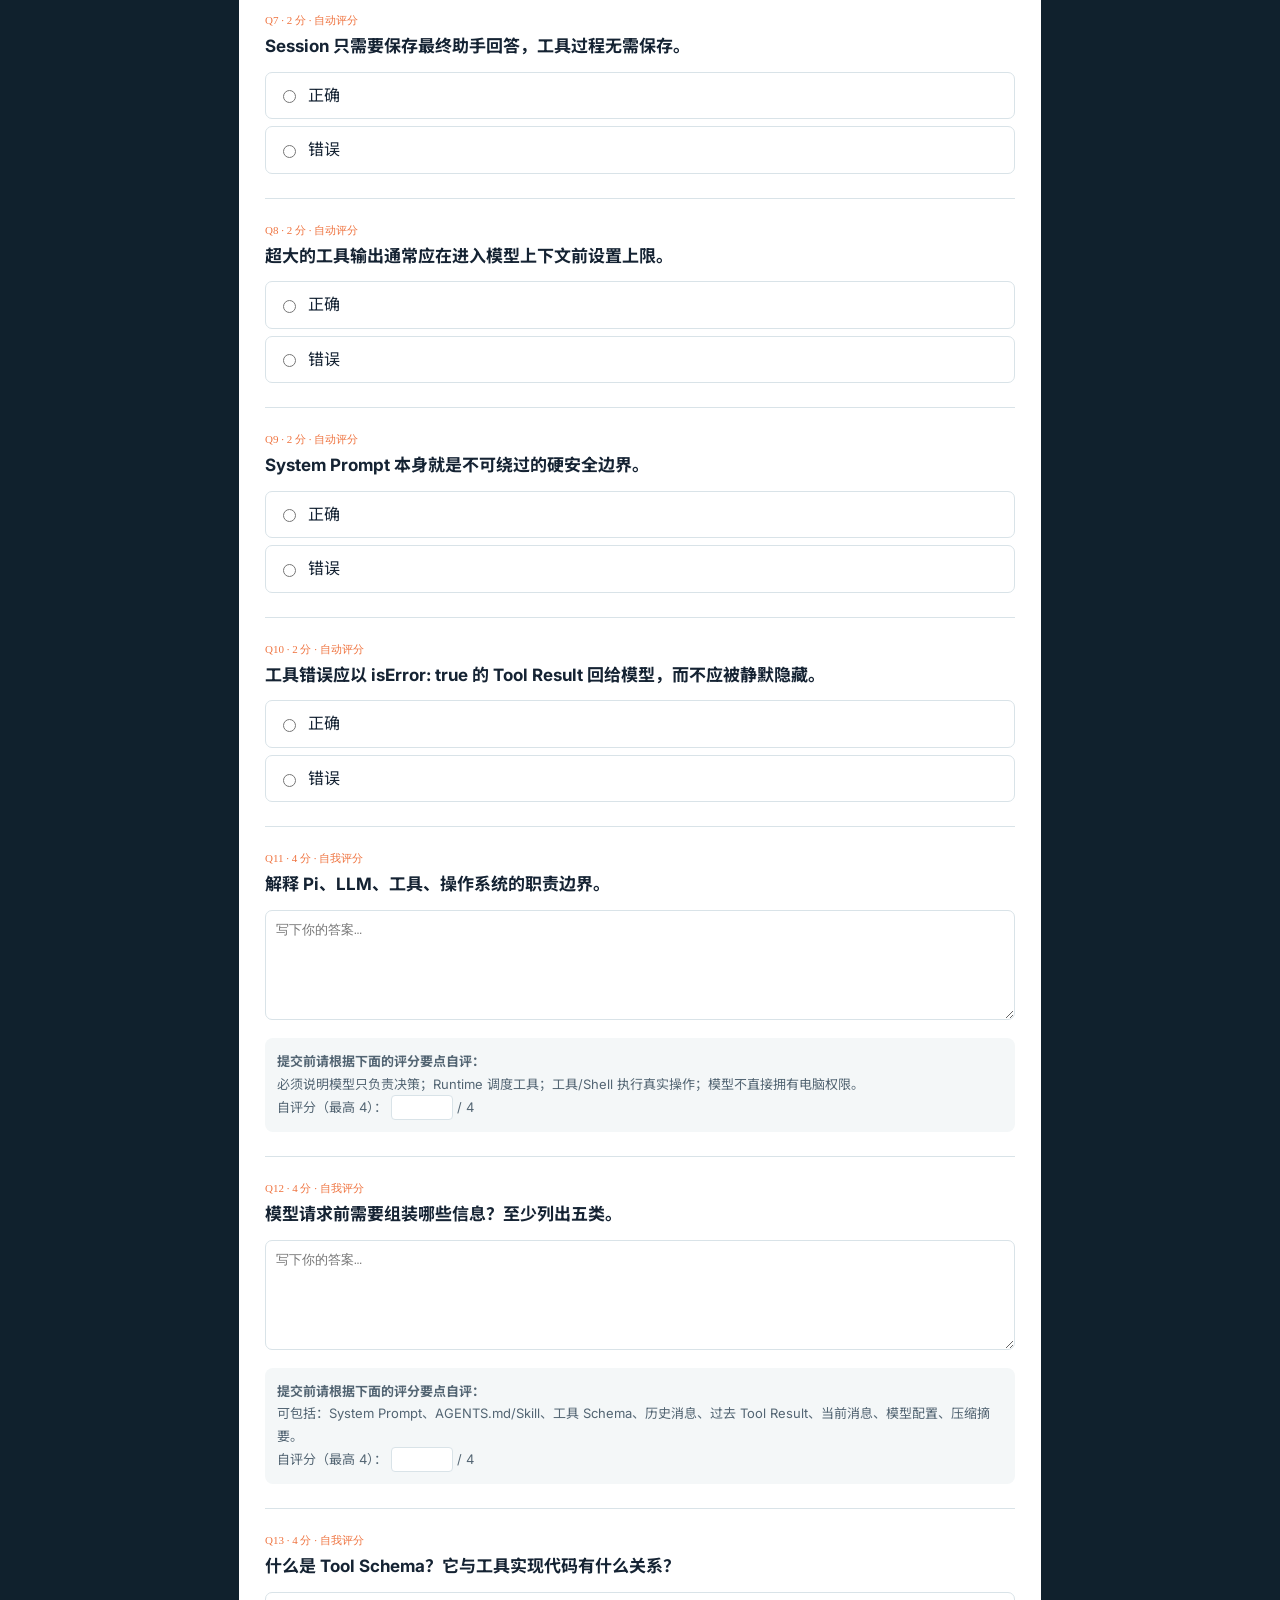
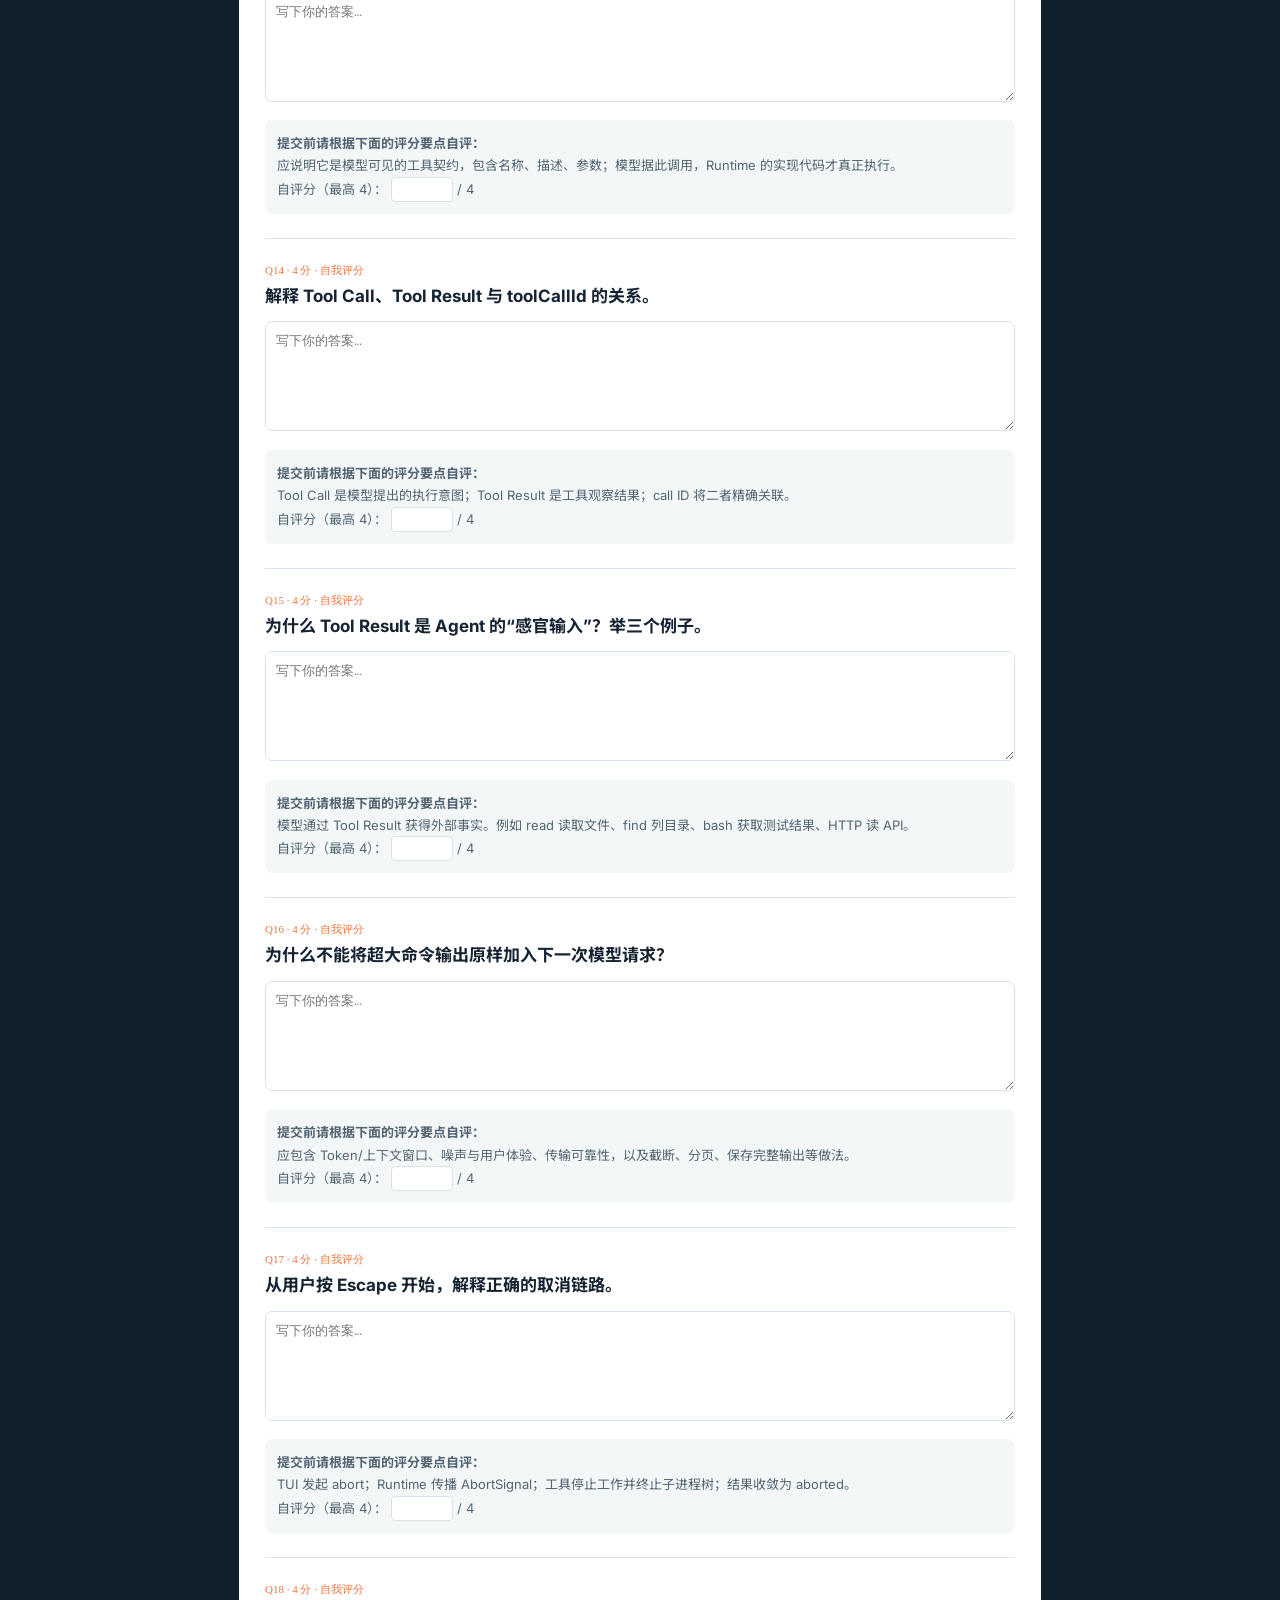
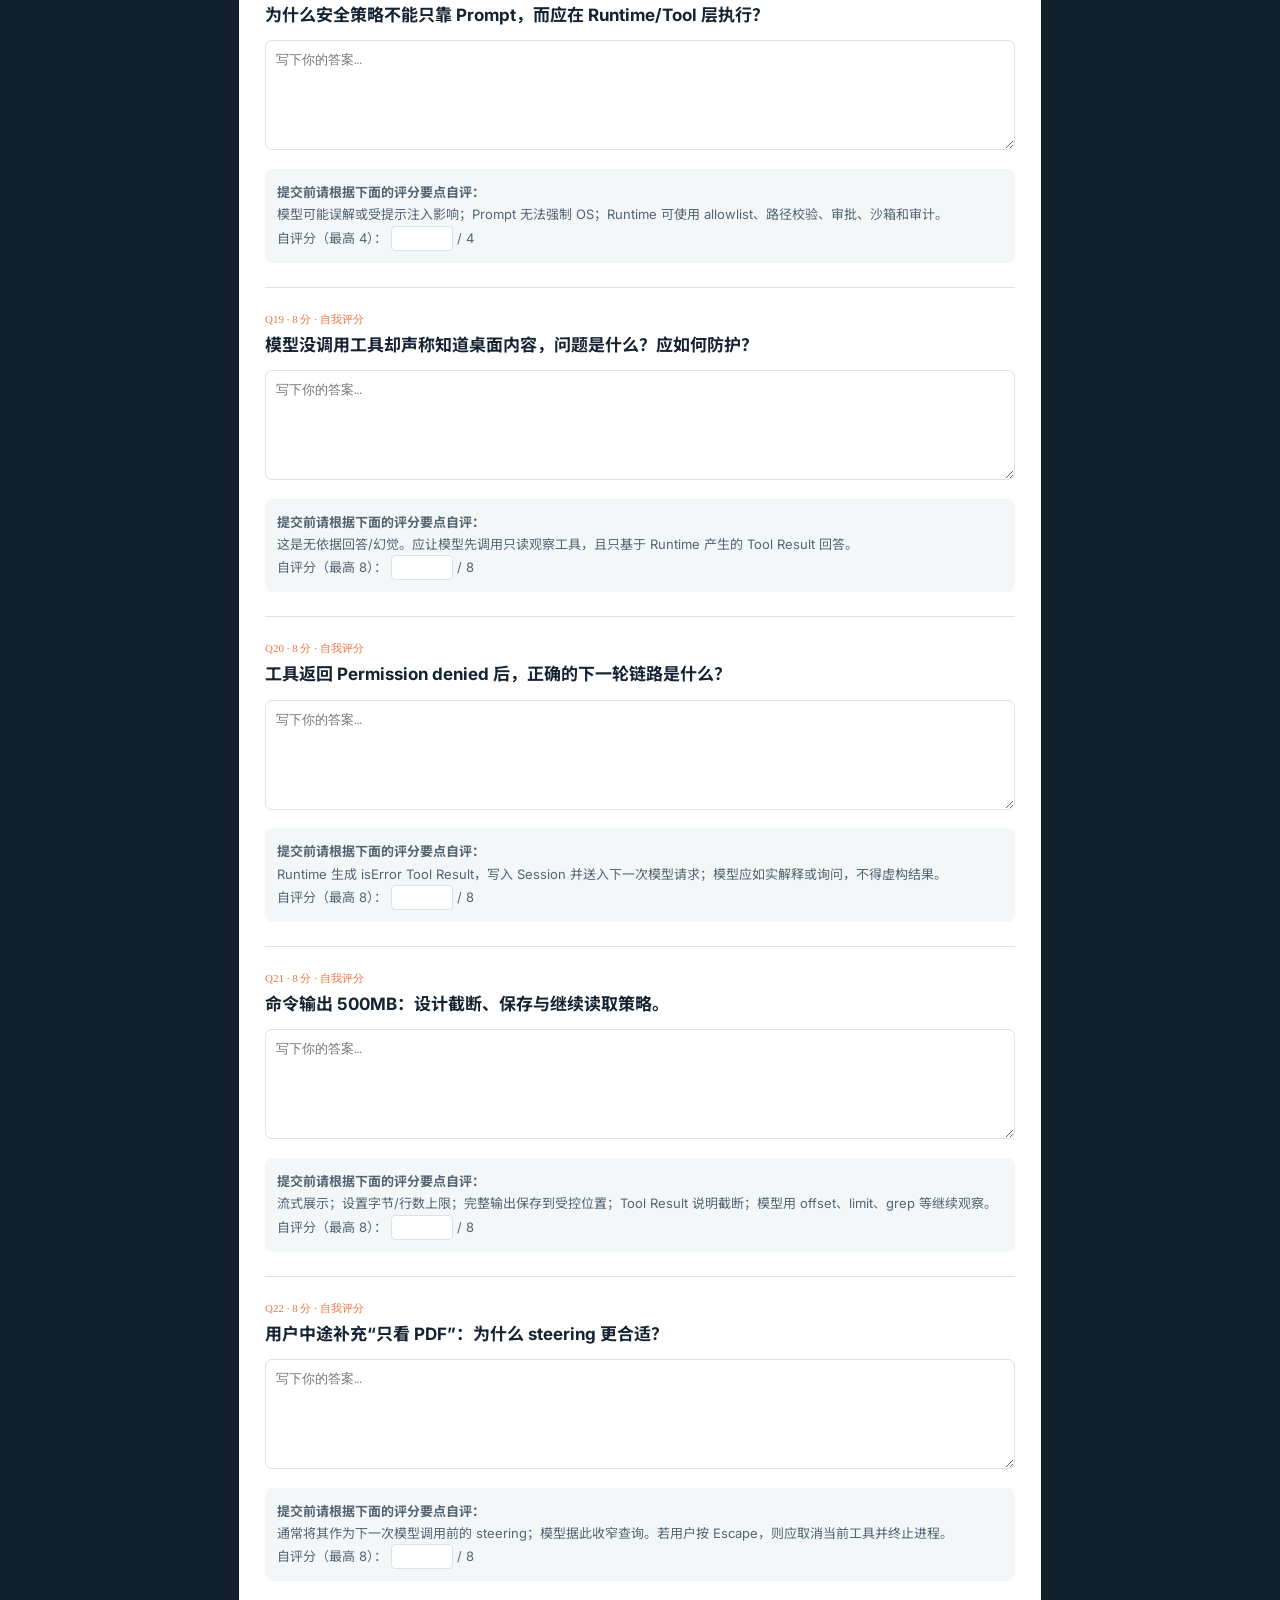
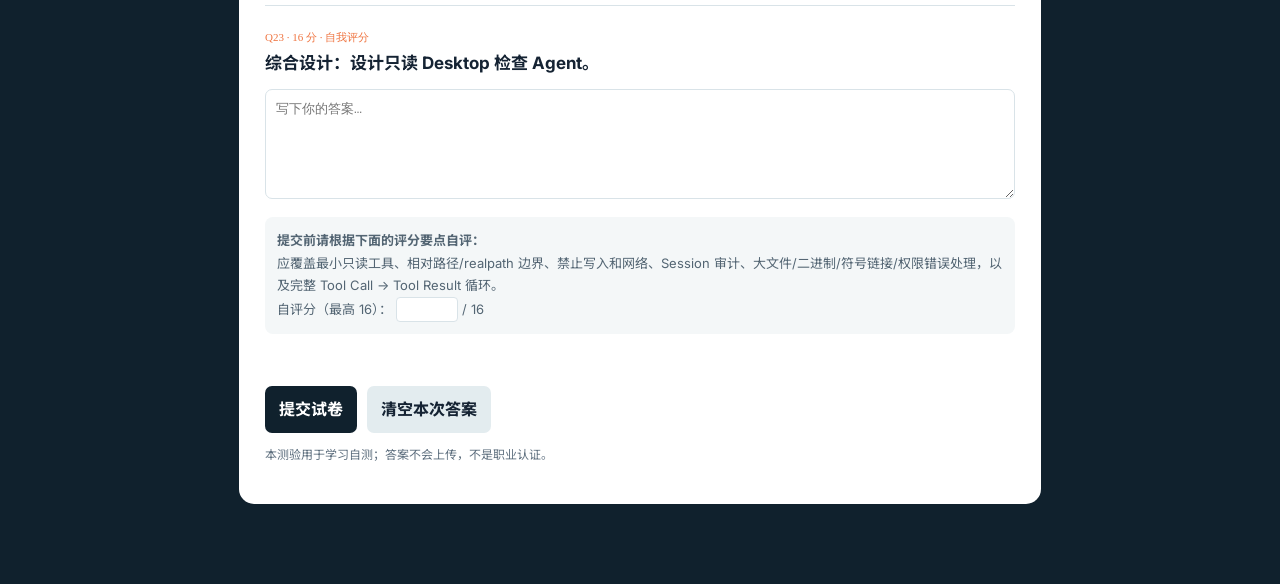
<file: quiz/index.html>
<!doctype html><html lang="zh-CN"><head><meta charset="utf-8"><meta name="viewport" content="width=device-width,initial-scale=1"><title>独立测验｜Agent Foundations Lab</title><link rel="stylesheet" href="../assets/style.css"></head><body class="exam-body"><header class="exam-head"><div class="wrap"><b>AGENT FOUNDATIONS LAB · KNOWLEDGE CHECK</b><span><a href="../">返回首页</a>　<a href="../learn/">返回教程</a>　<a href="../en/quiz/">EN</a></span></div></header><main class="exam"><div class="exam-intro"><div class="eyebrow">100 POINTS · LOCAL ONLY</div><h1>Agent 底层机制测验</h1><p>本页只用于答题。答案会自动保存在当前浏览器；提交后才显示正确答案与逐题解析。</p></div><div class="quiz-shell"><b id="count">0 / 23</b> 题已完成<div class="progress"><i id="bar"></i></div><div id="questions"></div><div class="actions"><button id="submit">提交试卷</button><button class="alt" id="clear">清空本次答案</button><span class="status" id="saved"></span></div><p class="status">本测验用于学习自测；答案不会上传，不是职业认证。</p></div></main><script src="../assets/app.js"></script><script>const lang='zh',q=AGL.questions[lang],attempt=AGL.read(lang),box=document.querySelector('#questions');function render(){let h='';q.objective.forEach((x,i)=>h+=`<article class="q"><div class="points">Q${i+1} · 2 分 · 自动评分</div><h3>${x[0]}</h3><div class="options"><label class="option"><input type="radio" name="o${i}" value="true" ${attempt.answers['o'+i]==='true'?'checked':''}> 正确</label><label class="option"><input type="radio" name="o${i}" value="false" ${attempt.answers['o'+i]==='false'?'checked':''}> 错误</label></div></article>`);q.long.forEach((x,i)=>{let n=i+11;h+=`<article class="q"><div class="points">Q${n} · ${x[1]} 分 · 自我评分</div><h3>${x[0]}</h3><textarea data-a="l${i}" placeholder="写下你的答案…">${attempt.answers['l'+i]||''}</textarea><div class="rubric"><b>提交前请根据下面的评分要点自评：</b><br>${x[2]}<br><label>自评分（最高 ${x[1]}）： <input class="score" type="number" min="0" max="${x[1]}" data-s="l${i}" value="${attempt.selfScores['l'+i]??''}"> / ${x[1]}</label></div></article>`});box.innerHTML=h;box.querySelectorAll('input,textarea').forEach(e=>e.oninput=()=>{if(e.dataset.s)attempt.selfScores[e.dataset.s]=Math.min(+e.max,Math.max(0,+e.value||0));else if(e.dataset.a)attempt.answers[e.dataset.a]=e.value;else if(e.checked)attempt.answers[e.name]=e.value;AGL.write(lang,attempt);document.querySelector('#saved').textContent='已保存到本机';progress()});progress()}function progress(){let n=0;for(let i=0;i<10;i++)if(attempt.answers['o'+i])n++;for(let i=0;i<13;i++)if((attempt.answers['l'+i]||'').trim())n++;document.querySelector('#count').textContent=`${n} / 23`;document.querySelector('#bar').style.width=n/23*100+'%'}document.querySelector('#submit').onclick=()=>{let auto=0;q.objective.forEach((x,i)=>{if((attempt.answers['o'+i]==='true')===x[1])auto+=2});attempt.autoScore=auto;attempt.totalScore=auto+Object.values(attempt.selfScores).reduce((a,b)=>a+(+b||0),0);attempt.submittedAt=new Date().toISOString();AGL.write(lang,attempt);location.href='../results/'};document.querySelector('#clear').onclick=()=>{if(confirm('清空本次作答？')){localStorage.removeItem(AGL.key(lang));location.reload()}};render();</script></body></html>
</file>
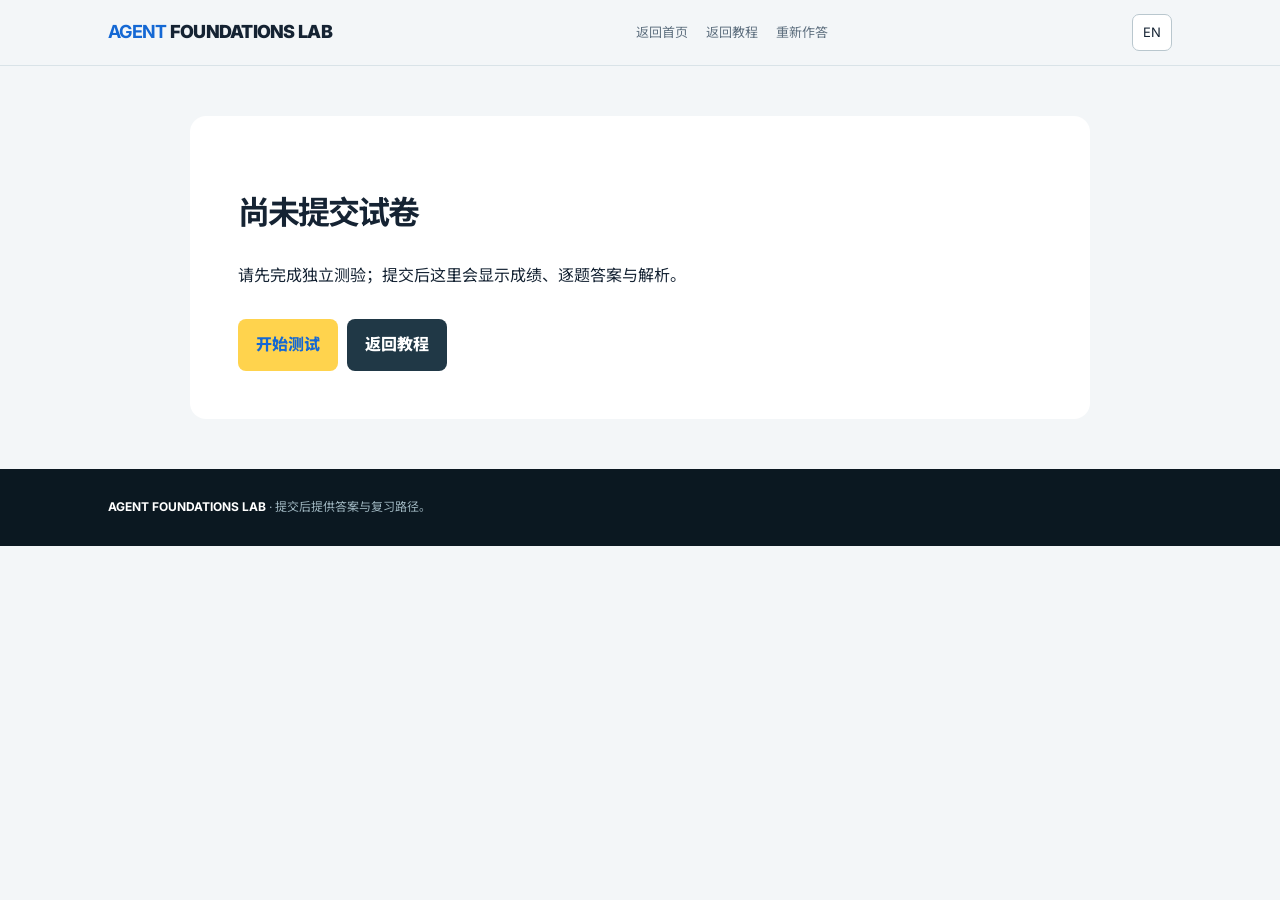
<file: results/index.html>
<!doctype html><html lang="zh-CN"><head><meta charset="utf-8"><meta name="viewport" content="width=device-width,initial-scale=1"><title>成绩与解析｜Agent Foundations Lab</title><link rel="stylesheet" href="../assets/style.css"></head><body><header class="site-head"><div class="wrap"><a class="brand" href="../"><b>AGENT</b> FOUNDATIONS LAB</a><nav class="nav"><a href="../">返回首页</a><a href="../learn/">返回教程</a><a href="../quiz/">重新作答</a></nav><a class="lang" href="../en/results/">EN</a></div></header><main><div class="report" id="report"></div></main><footer><div class="wrap"><b>AGENT FOUNDATIONS LAB</b> · 提交后提供答案与复习路径。</div></footer><script src="../assets/app.js"></script><script>const lang='zh',q=AGL.questions[lang],a=AGL.read(lang),r=document.querySelector('#report');if(!a.submittedAt){r.innerHTML='<h1>尚未提交试卷</h1><p>请先完成独立测验；提交后这里会显示成绩、逐题答案与解析。</p><a class="button" href="../quiz/">开始测试</a><a class="button alt" href="../learn/">返回教程</a>'}else{let total=a.totalScore??0,pass=total>=90;let h=`<div class="eyebrow" style="color:var(--blue)">SUBMITTED RESULT</div><div class="score-big">${total}<small style="font-size:25px"> / 100</small></div><h1>${pass?'已达到扎实掌握标准':'建议复习后重新作答'}</h1><p>自动评分：<b>${a.autoScore||0}/20</b>　自我评分：<b>${Object.values(a.selfScores).reduce((x,y)=>x+(+y||0),0)}/80</b></p><p class="callout ${pass?'':'warn'}">${pass?'你已能较完整地解释 Agent Runtime 的主链路。仍建议重点检查取消、权限和 Tool Result 的理解。':'90 分是本课程的学习门槛。请阅读逐题解析，并通过链接回到对应教程章节复习。'}</p><h2>逐题答案与解析</h2>`;q.objective.forEach((x,i)=>{let mine=a.answers['o'+i],ok=(mine==='true')===x[1];h+=`<article class="answer"><b>Q${i+1}. ${x[0]}</b><p class="${ok?'ok':'bad'}">${ok?'✓ 回答正确':'✕ 需要复习'} · 你的答案：${mine==='true'?'正确':mine==='false'?'错误':'未答'} · 正确答案：${x[1]?'正确':'错误'}</p><details ${ok?'':'open'}><summary>查看解释</summary><p>${x[2]}</p><a href="../learn/#${i===1?'tool-result':i===4?'cancellation':i===8?'security-boundary':'overview'}">回到教程复习 →</a></details></article>`});q.long.forEach((x,i)=>{let mine=a.answers['l'+i]||'（未作答）',score=a.selfScores['l'+i]??0;h+=`<article class="answer"><b>Q${i+11}. ${x[0]}</b><p>你的自评分：<b>${score} / ${x[1]}</b></p><details><summary>查看评分要点与答案说明</summary><p>${x[2]}</p><p><b>你的作答：</b><br>${mine.replace(/</g,'&lt;').replace(/\n/g,'<br>')}</p><a href="../learn/#${i===6?'cancellation':i===7?'security-boundary':i===3?'tool-call':i===4?'tool-result':i===2?'session':'overview'}">回到教程复习 →</a></details></article>`});h+='<div class="lesson-end"><h2>下一步</h2><p>将错误题的解释与教程对应章节一起复习，再重新参加测试。</p><a class="button" href="../quiz/">重新作答</a><a class="button alt" href="../learn/">返回教程</a></div>';r.innerHTML=h}</script></body></html>
</file>
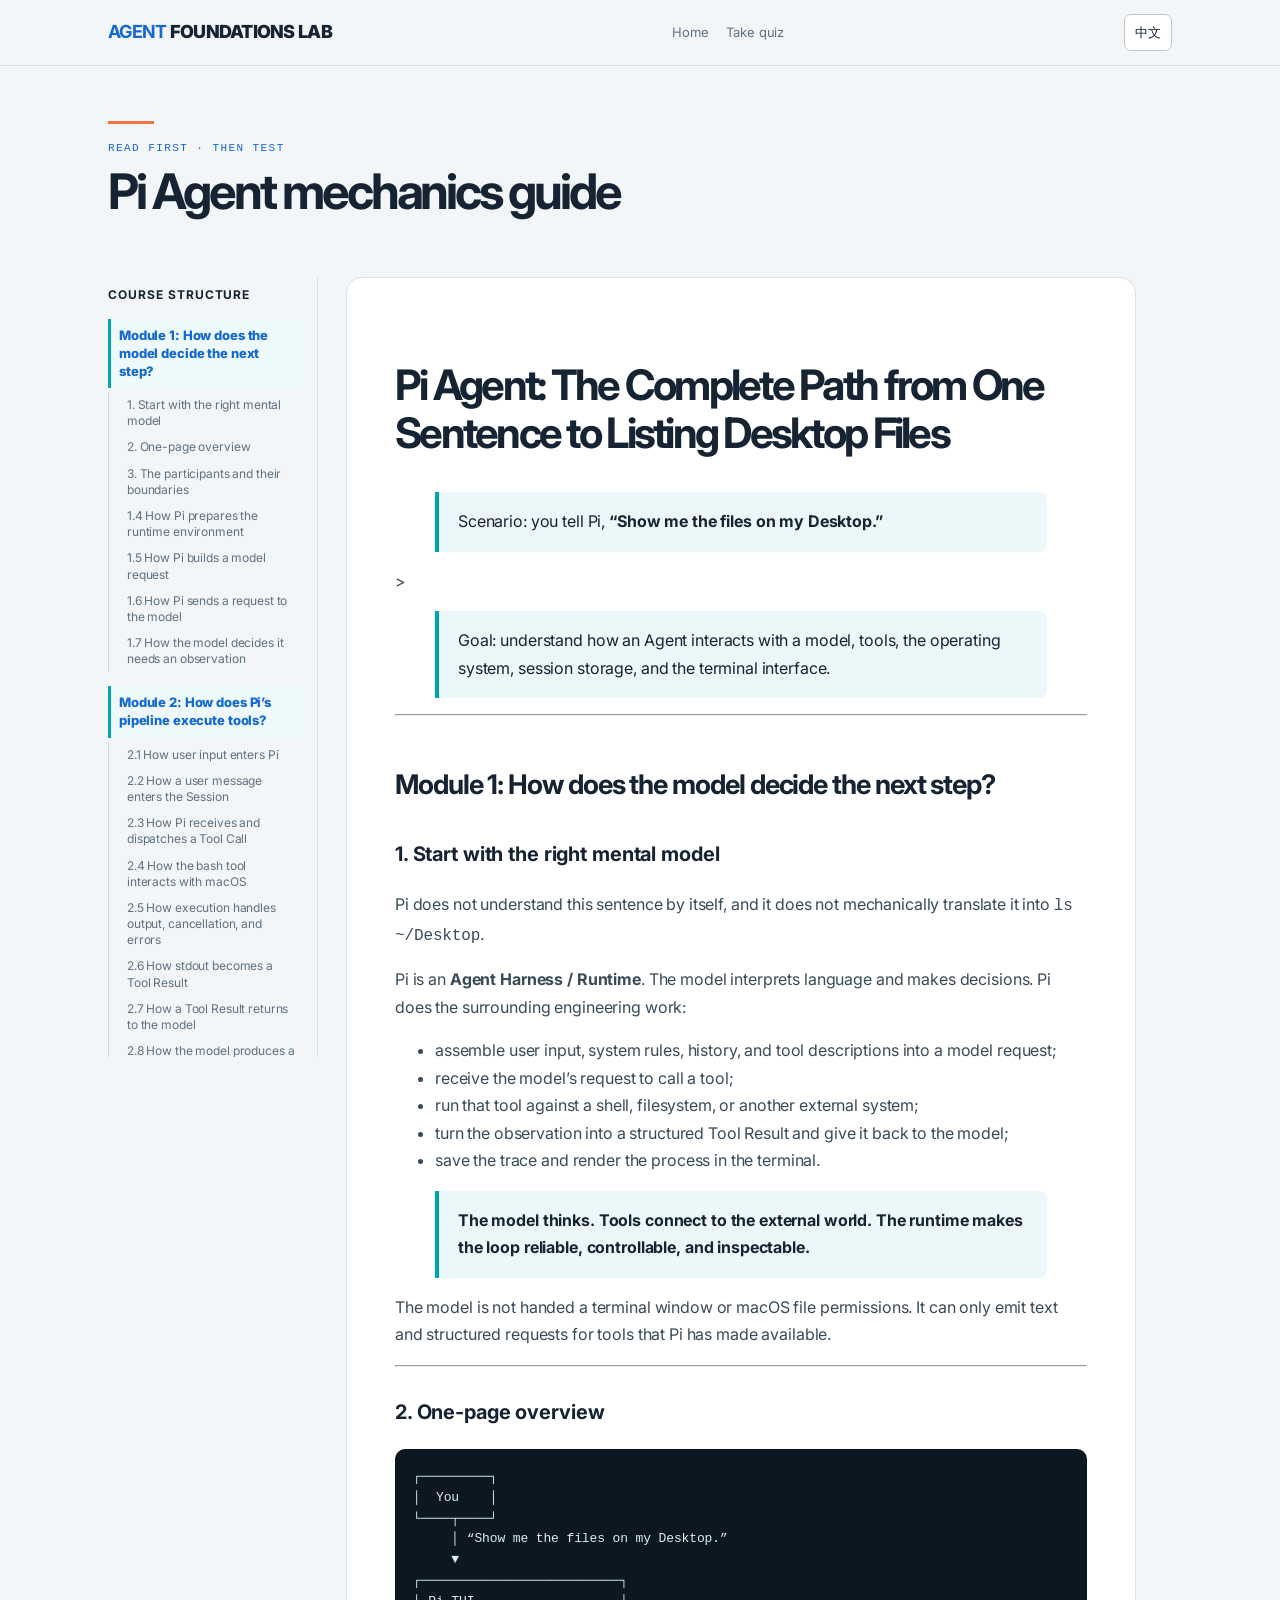
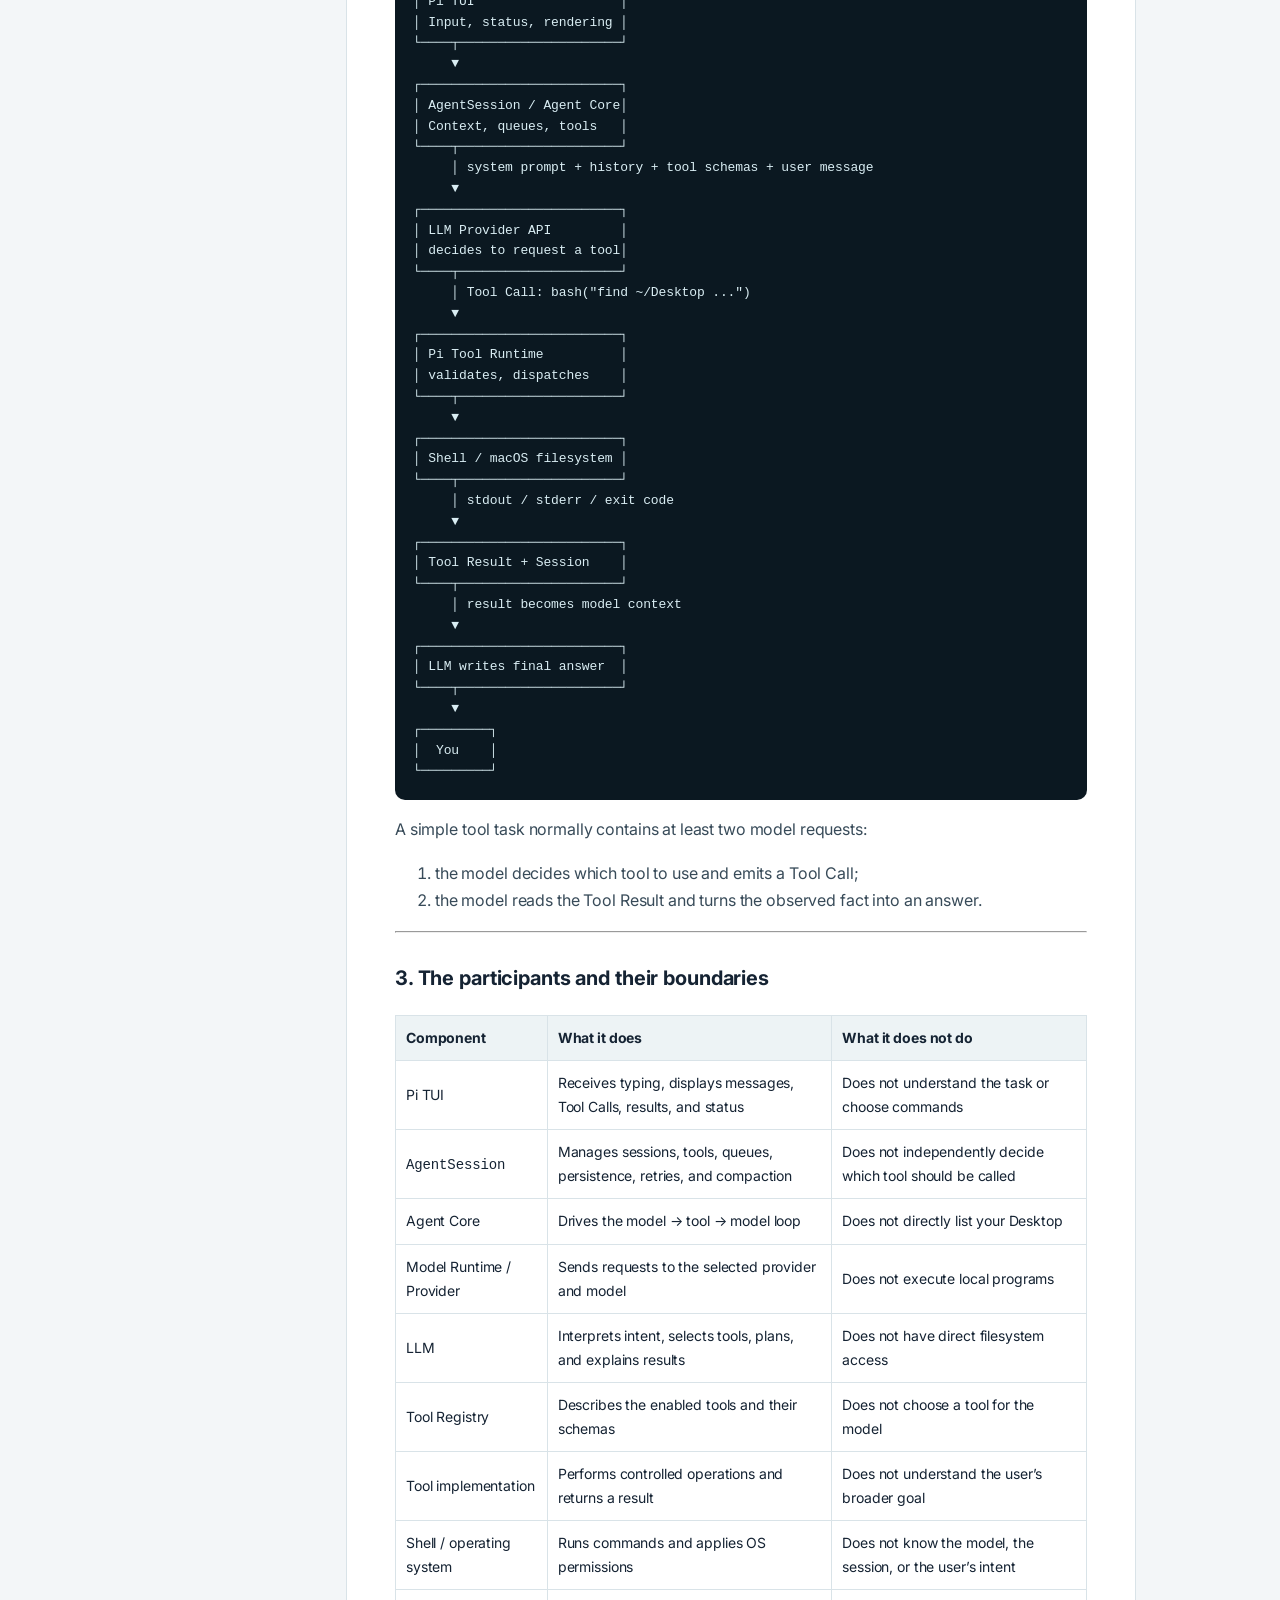
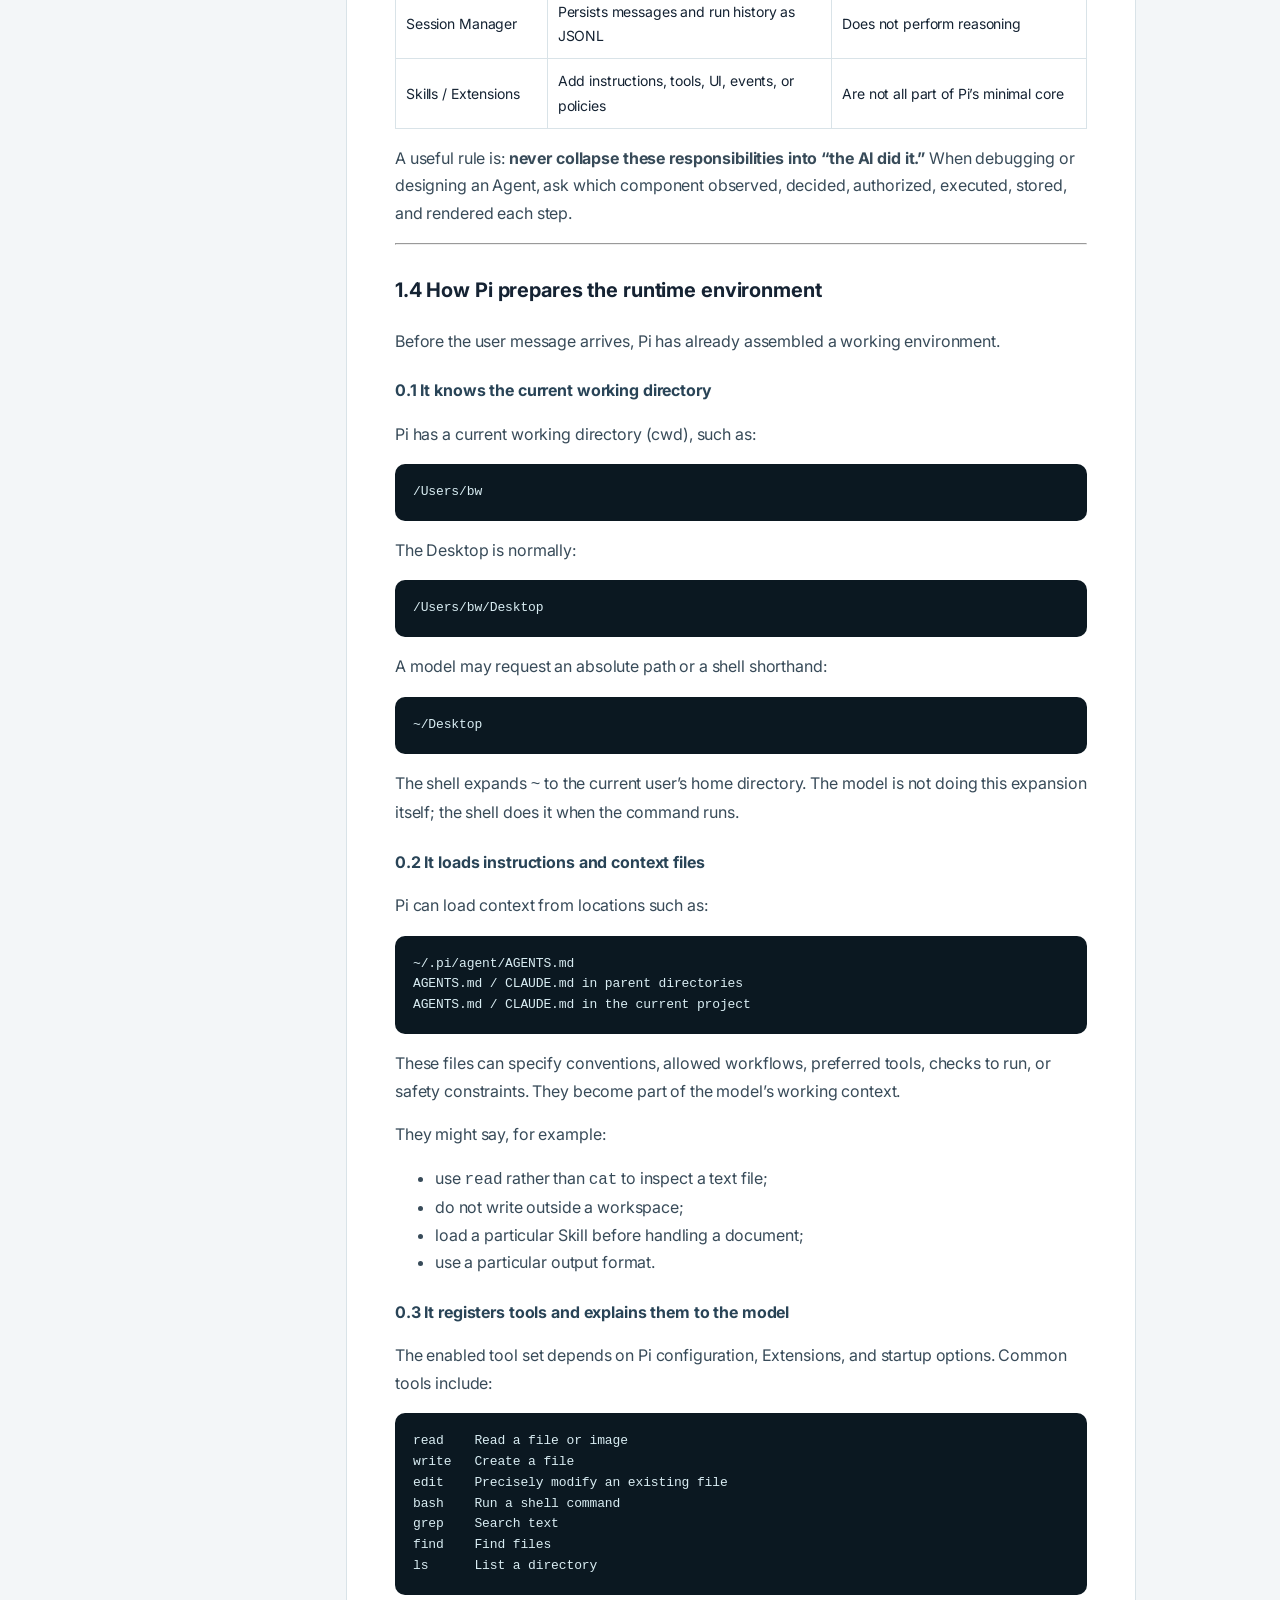
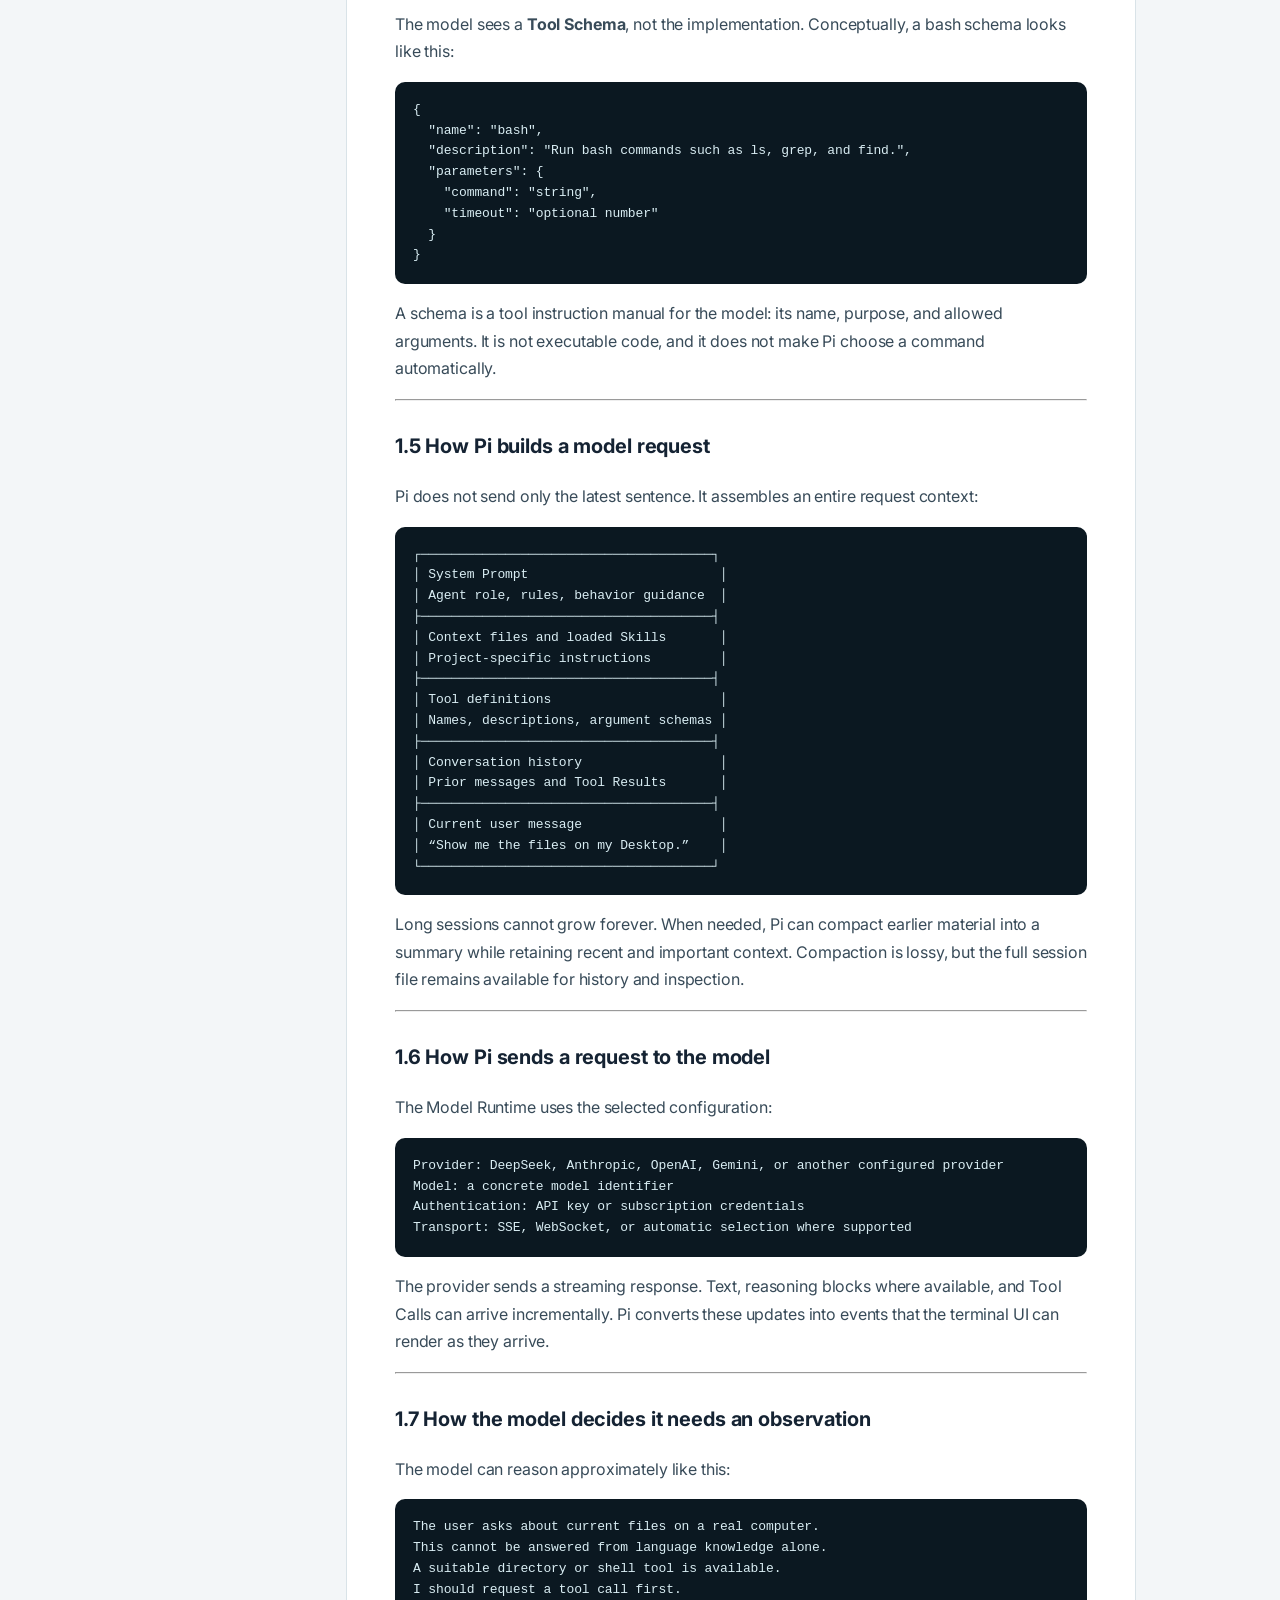
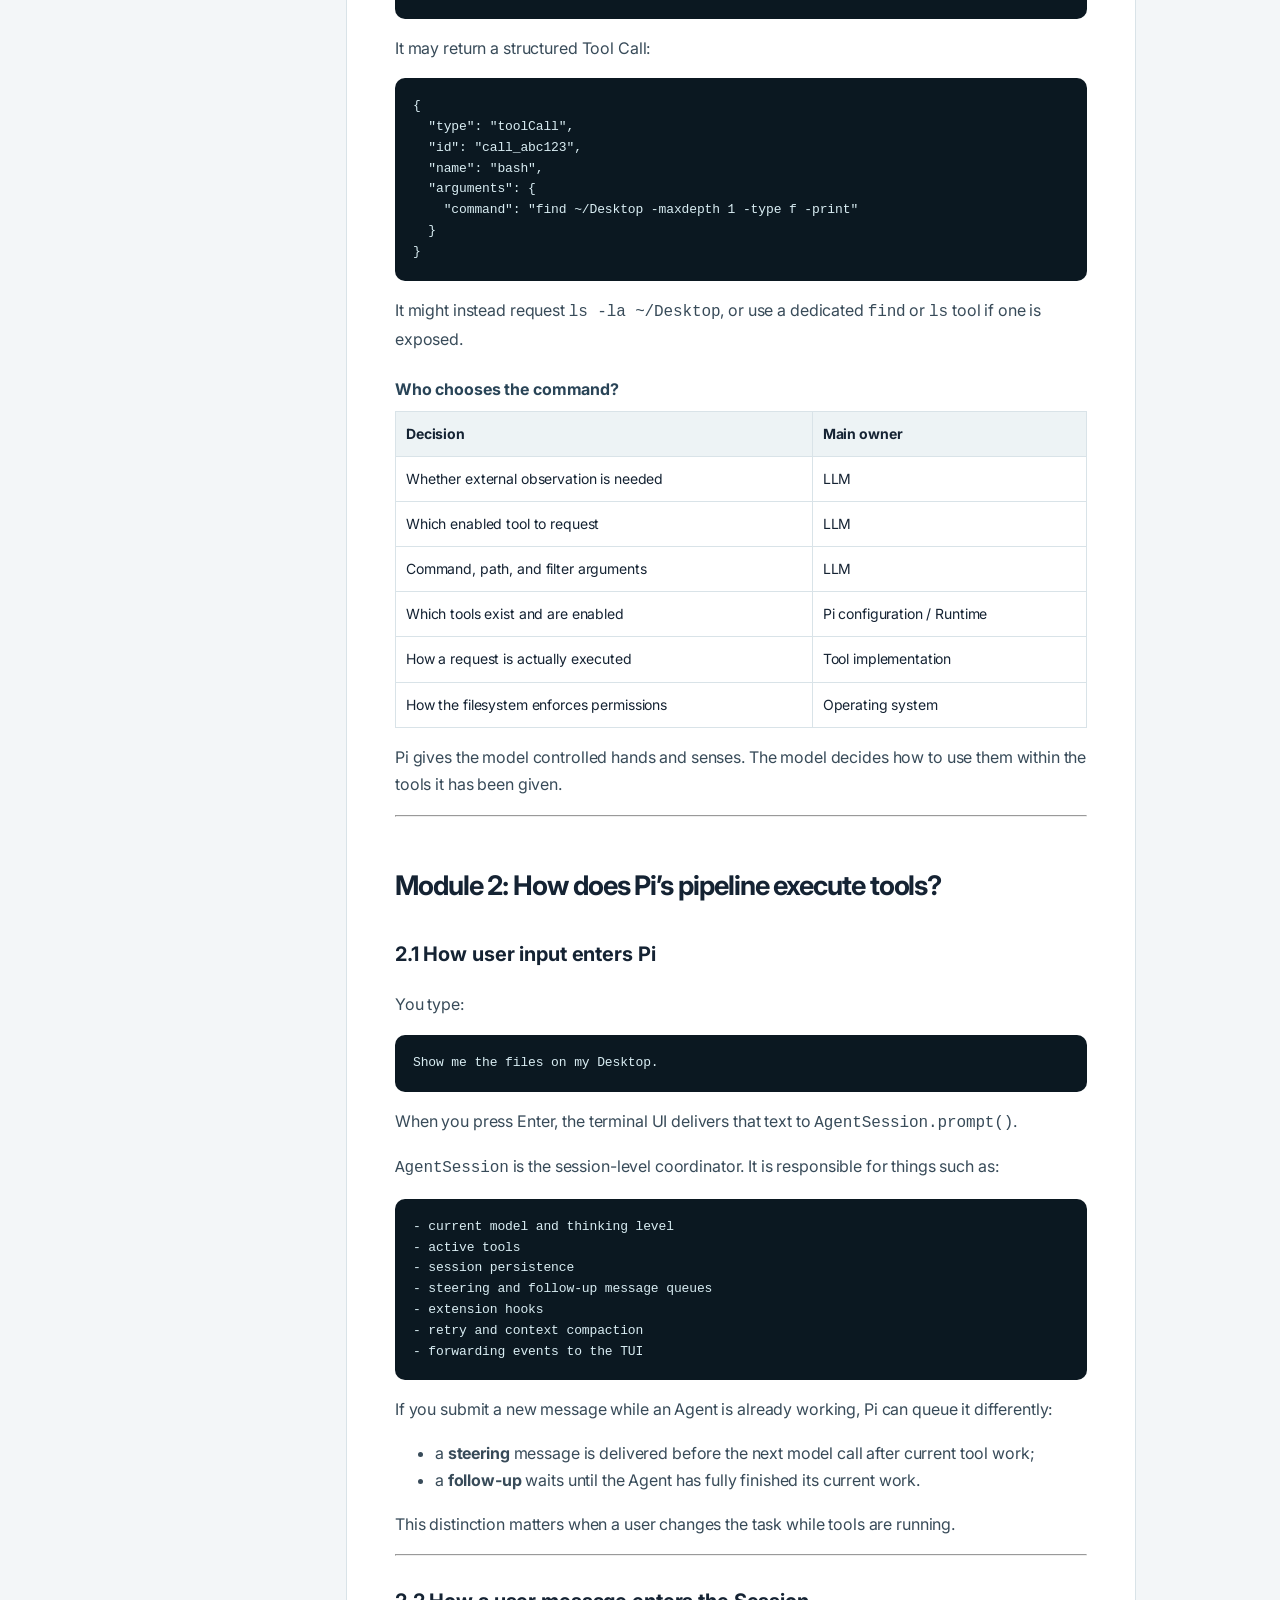
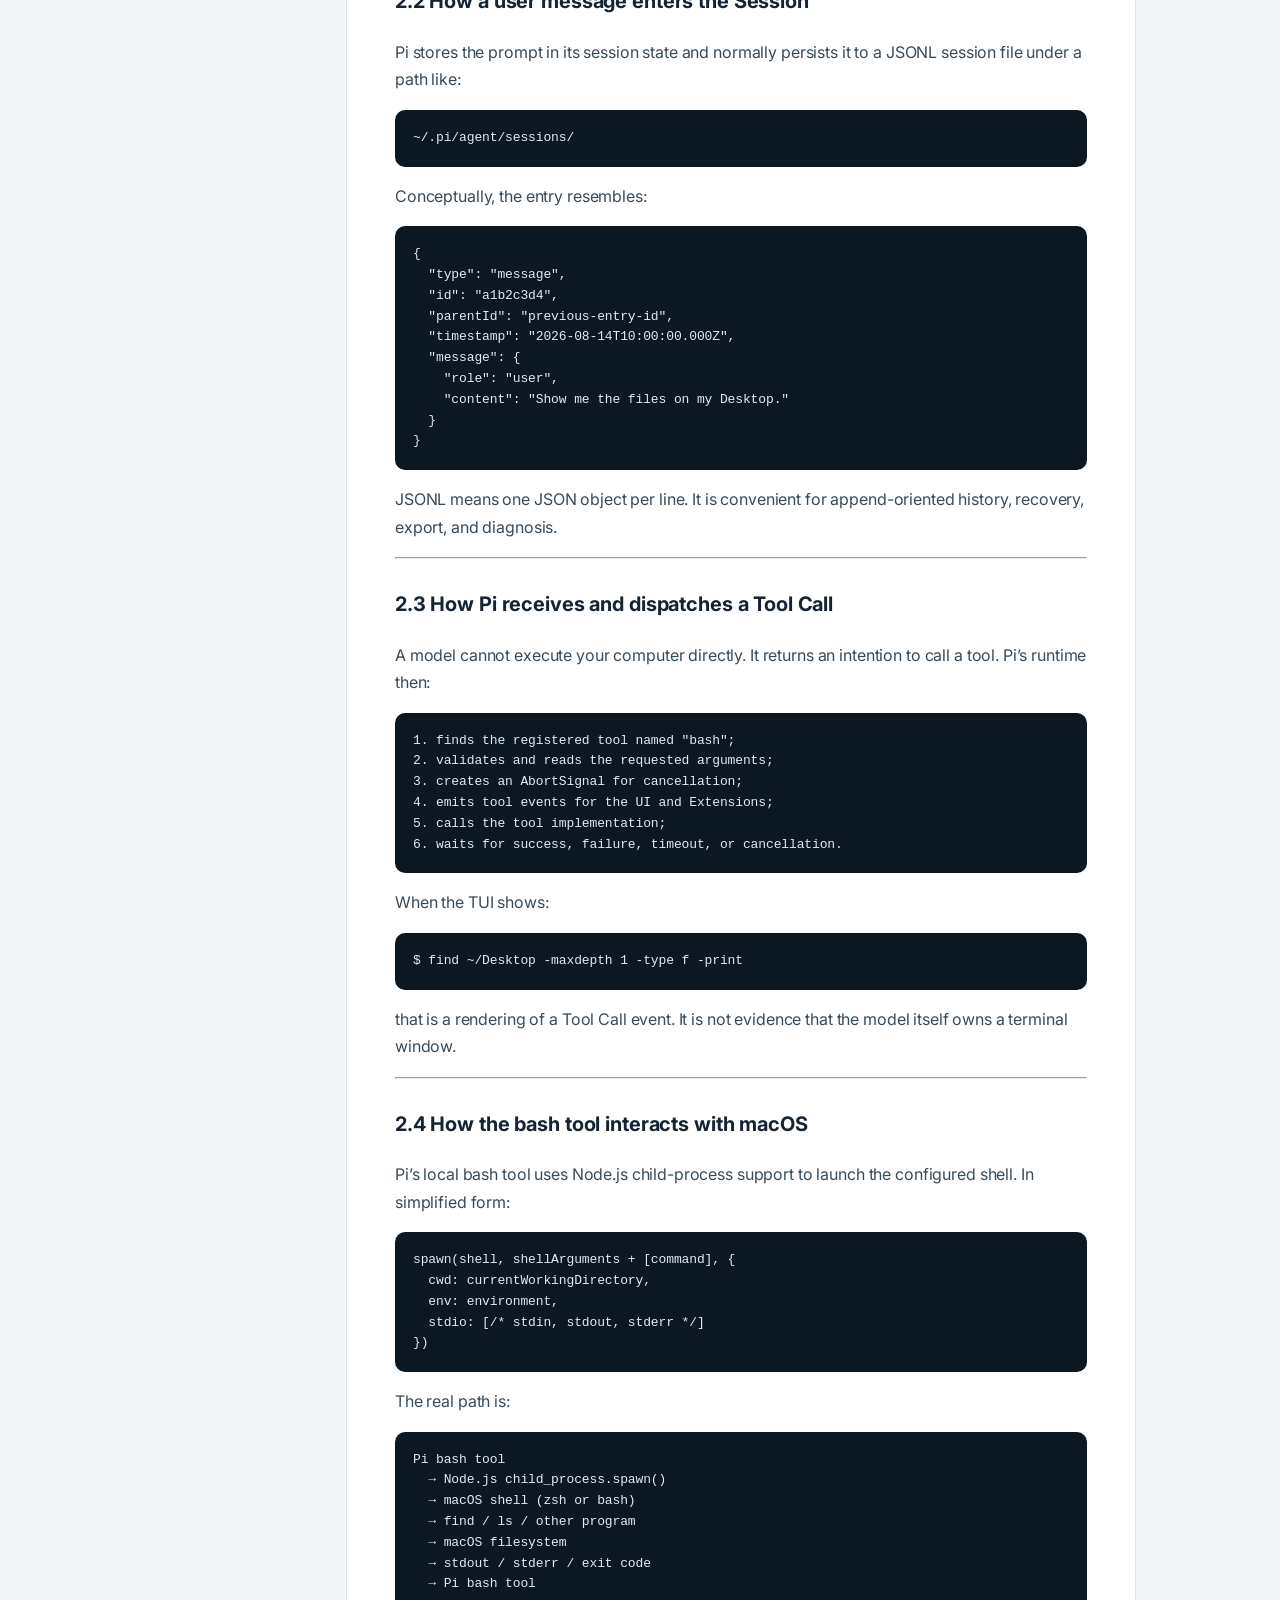
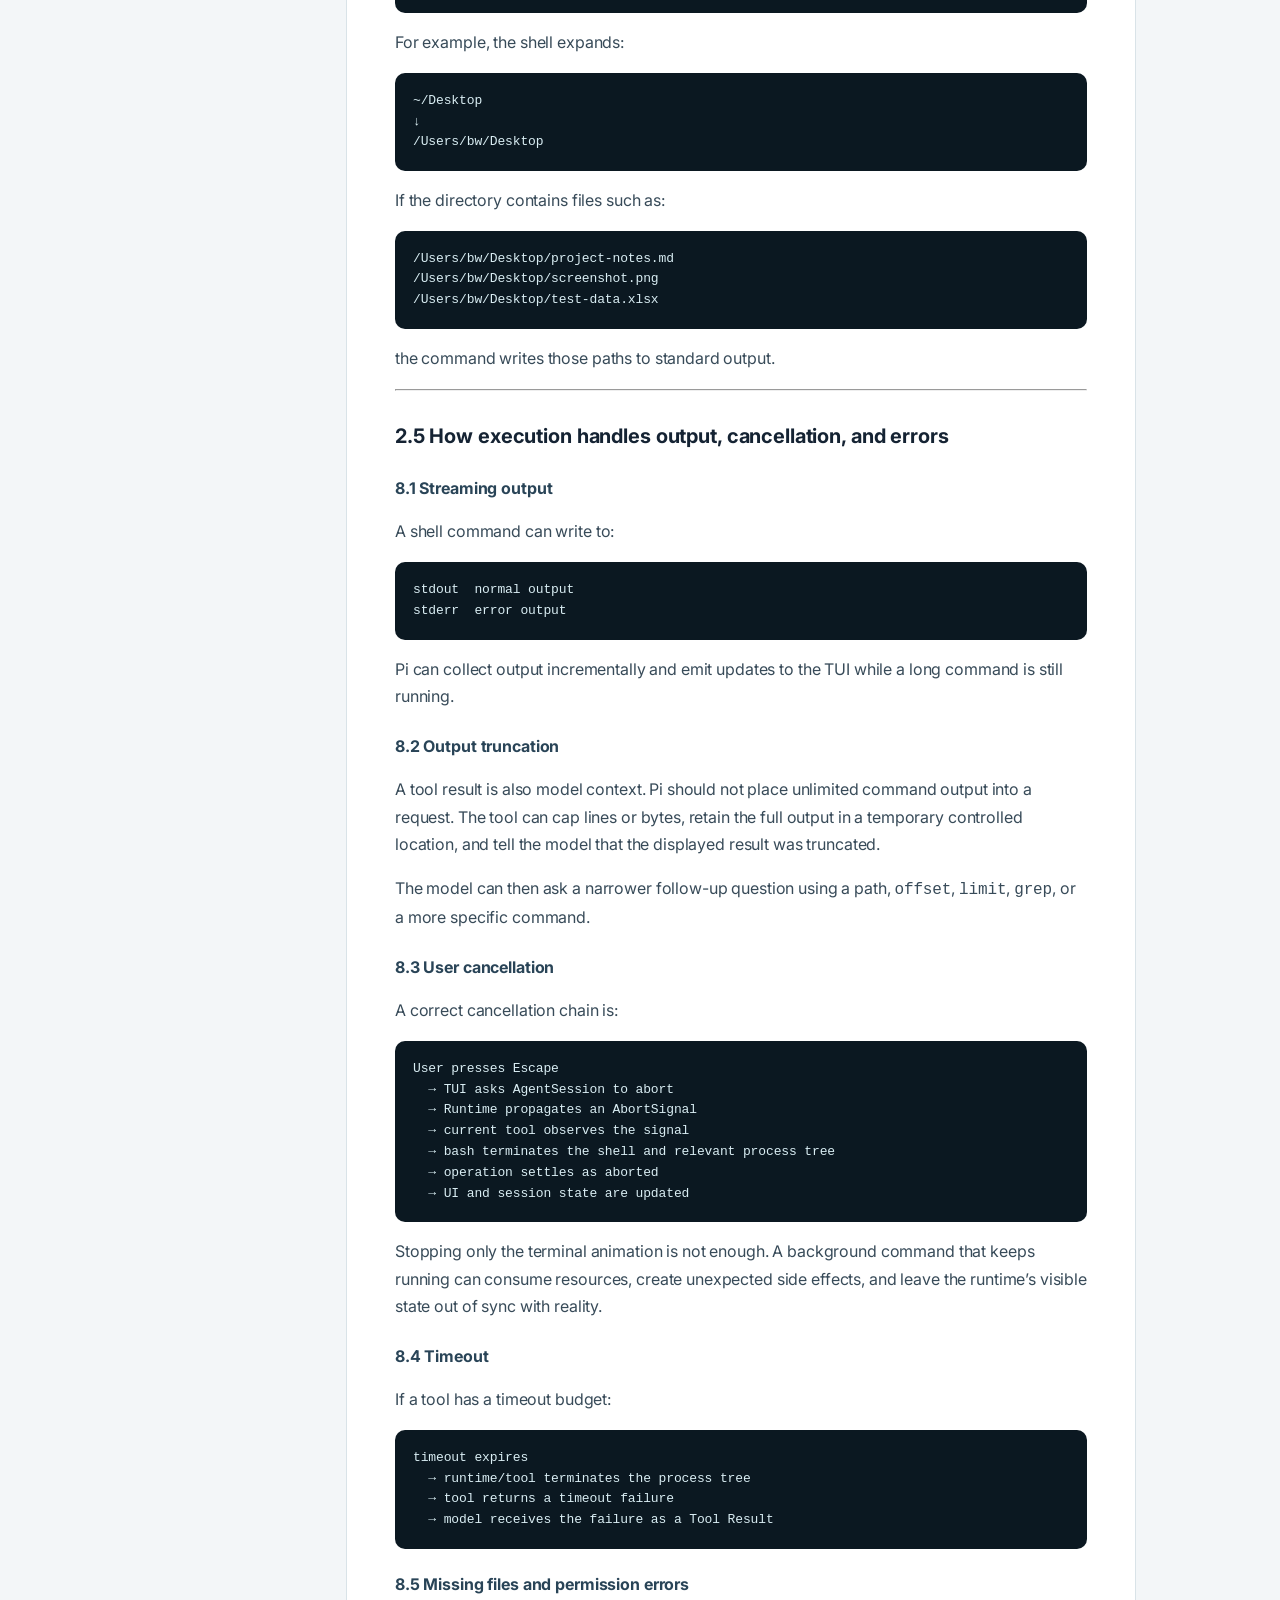
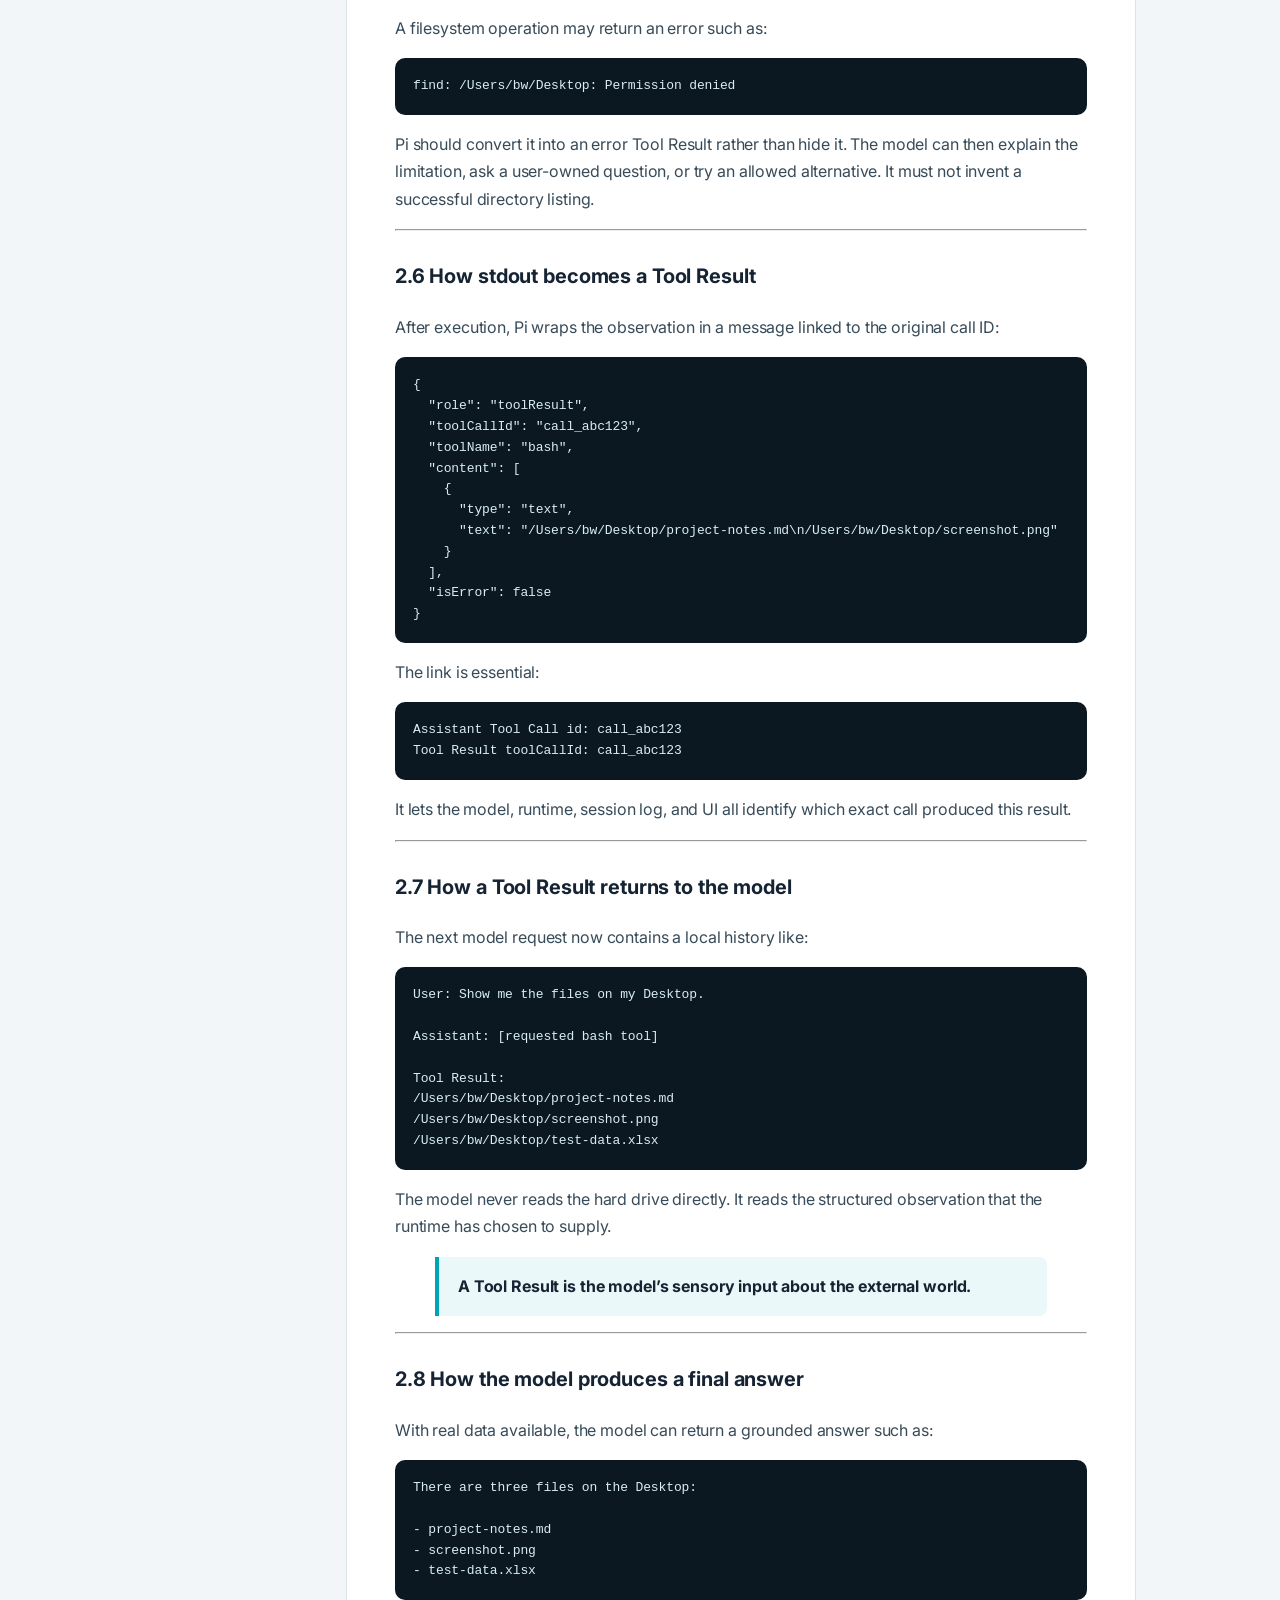
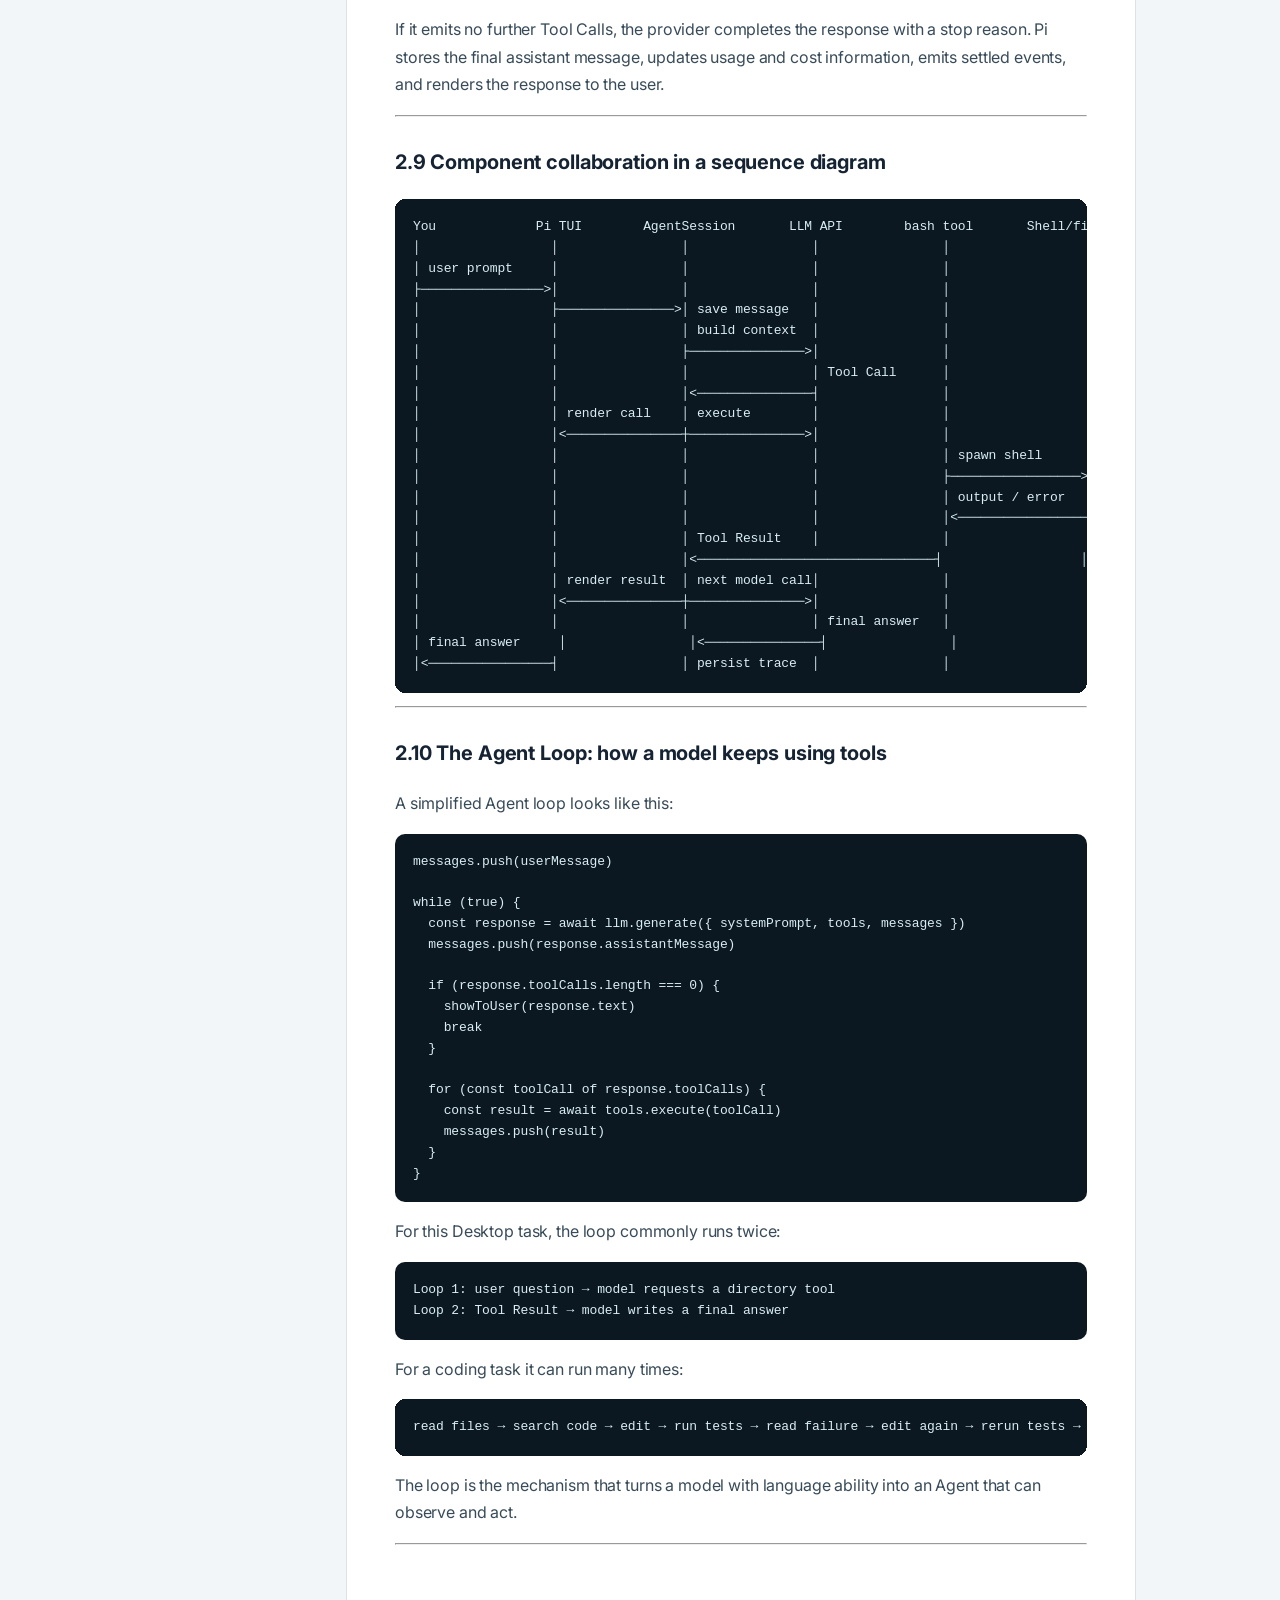
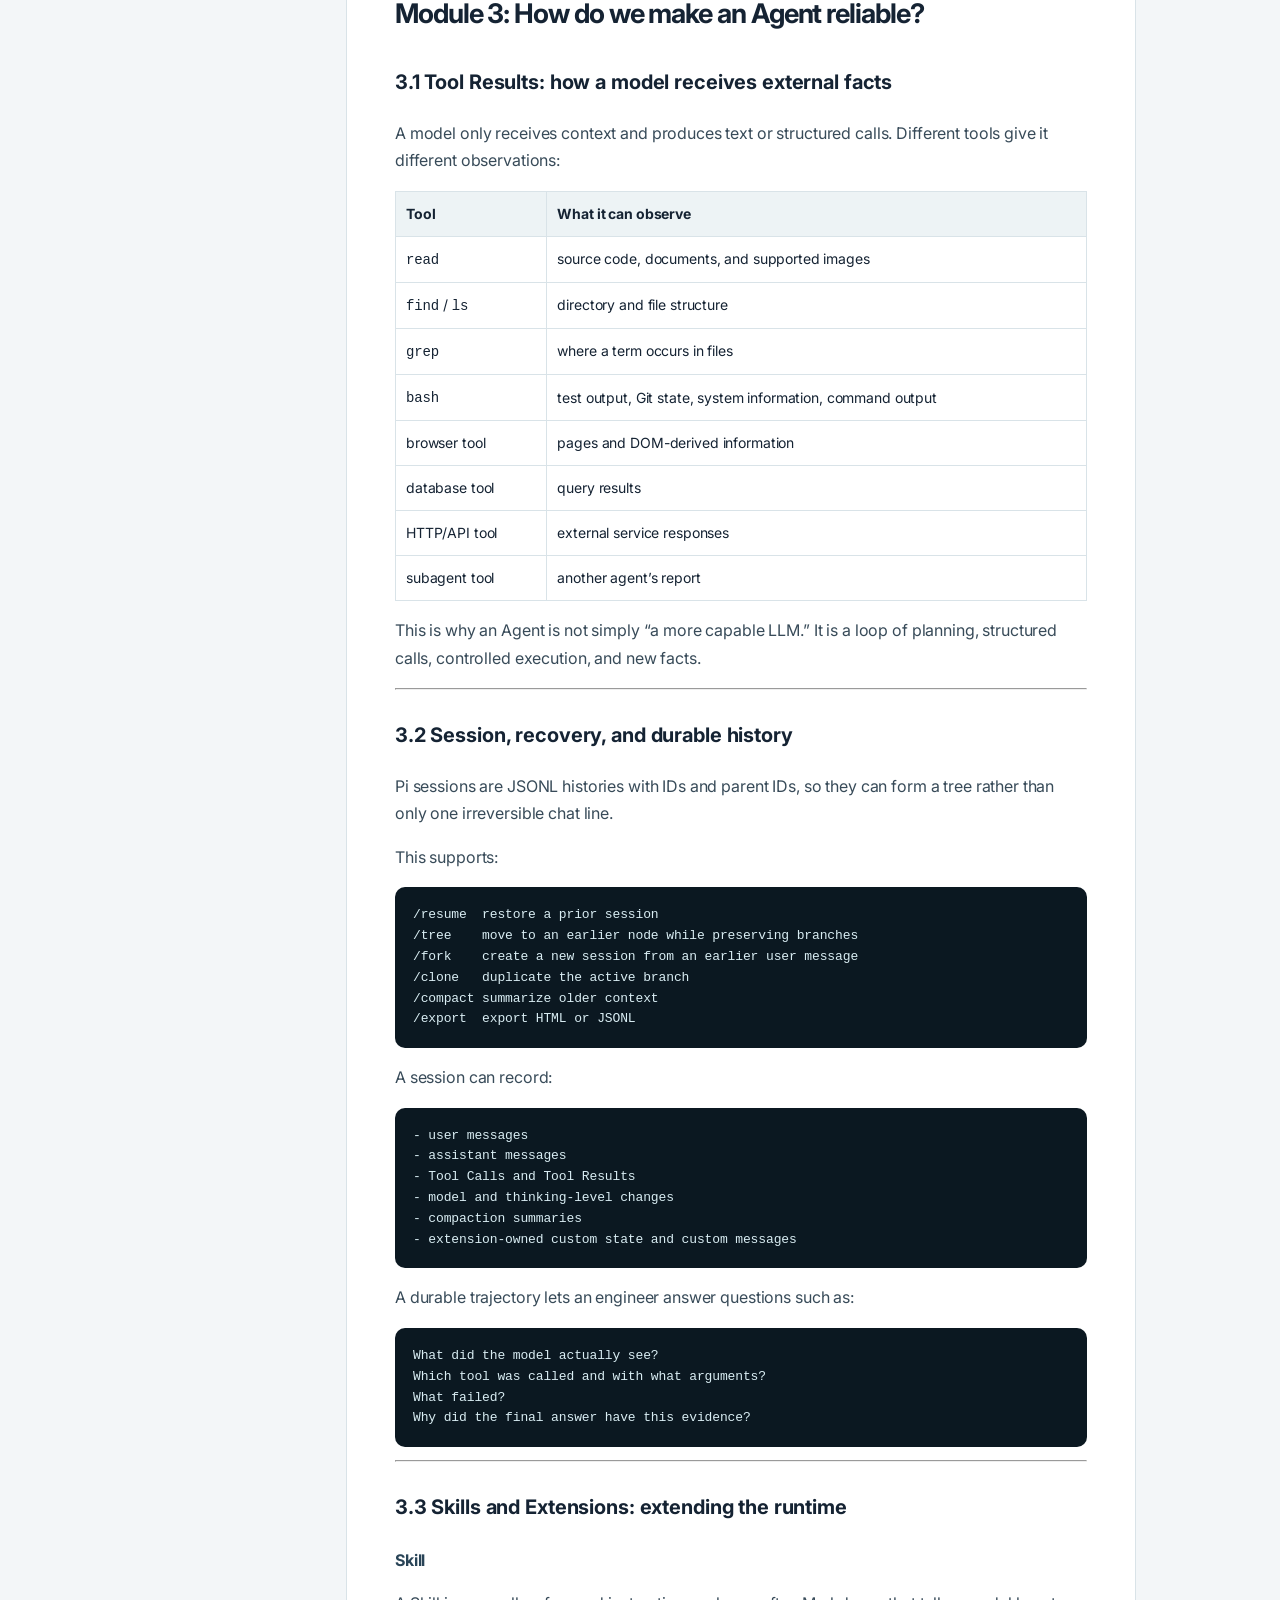
<file: en/learn/index.html>
<!doctype html><html lang="en"><head><meta charset="utf-8"><meta name="viewport" content="width=device-width,initial-scale=1"><title>Learn｜Agent Foundations Lab</title><link rel="stylesheet" href="../../assets/style.css"></head><body><header class="site-head"><div class="wrap"><a class="brand" href="../"><b>AGENT</b> FOUNDATIONS LAB</a><nav class="nav"><a href="../">Home</a><a href="../quiz/">Take quiz</a></nav><a class="lang" href="../../learn/">中文</a></div></header><main><section style="padding:55px 0 20px"><div class="wrap"><div class="head"><div><div class="rule"></div><div class="eyebrow" style="color:var(--blue)">READ FIRST · THEN TEST</div><h1>Pi Agent mechanics guide</h1></div></div></div></section><div class="lesson-layout"><aside class="lesson-nav" id="lessonNav" aria-label="Document navigation"><b>COURSE STRUCTURE</b></aside><article class="article" data-markdown="../../content/pi-agent-runtime-guide.en.md"></article></div><section style="padding-top:36px"><div class="wrap"><div class="lesson-end"><h2>Ready for the focused quiz?</h2><p>The quiz has no tutorial or answer content. Submit it to see your score, explanations, and review links.</p><a class="button" href="../quiz/">Start the 100-point quiz</a><a class="button alt" href="../">Back home</a></div></div></section></main><footer><div class="wrap"><b>AGENT FOUNDATIONS LAB</b> · Understand the mechanism first; test your understanding second.</div></footer><script src="../../assets/markdown.js"></script><script>const article=document.querySelector('[data-markdown]');renderCourseMarkdown(article).then(()=>{const nav=document.querySelector('#lessonNav');article.querySelectorAll('h2,h3').forEach(h=>{if(!h.id)return;const a=document.createElement('a');a.href='#'+h.id;a.textContent=h.textContent;a.className='level-'+h.tagName.slice(1);nav.appendChild(a)})}).catch(()=>article.innerHTML='<h1>Document unavailable</h1><p>Please return home and try again.</p>')</script></body></html>
</file>
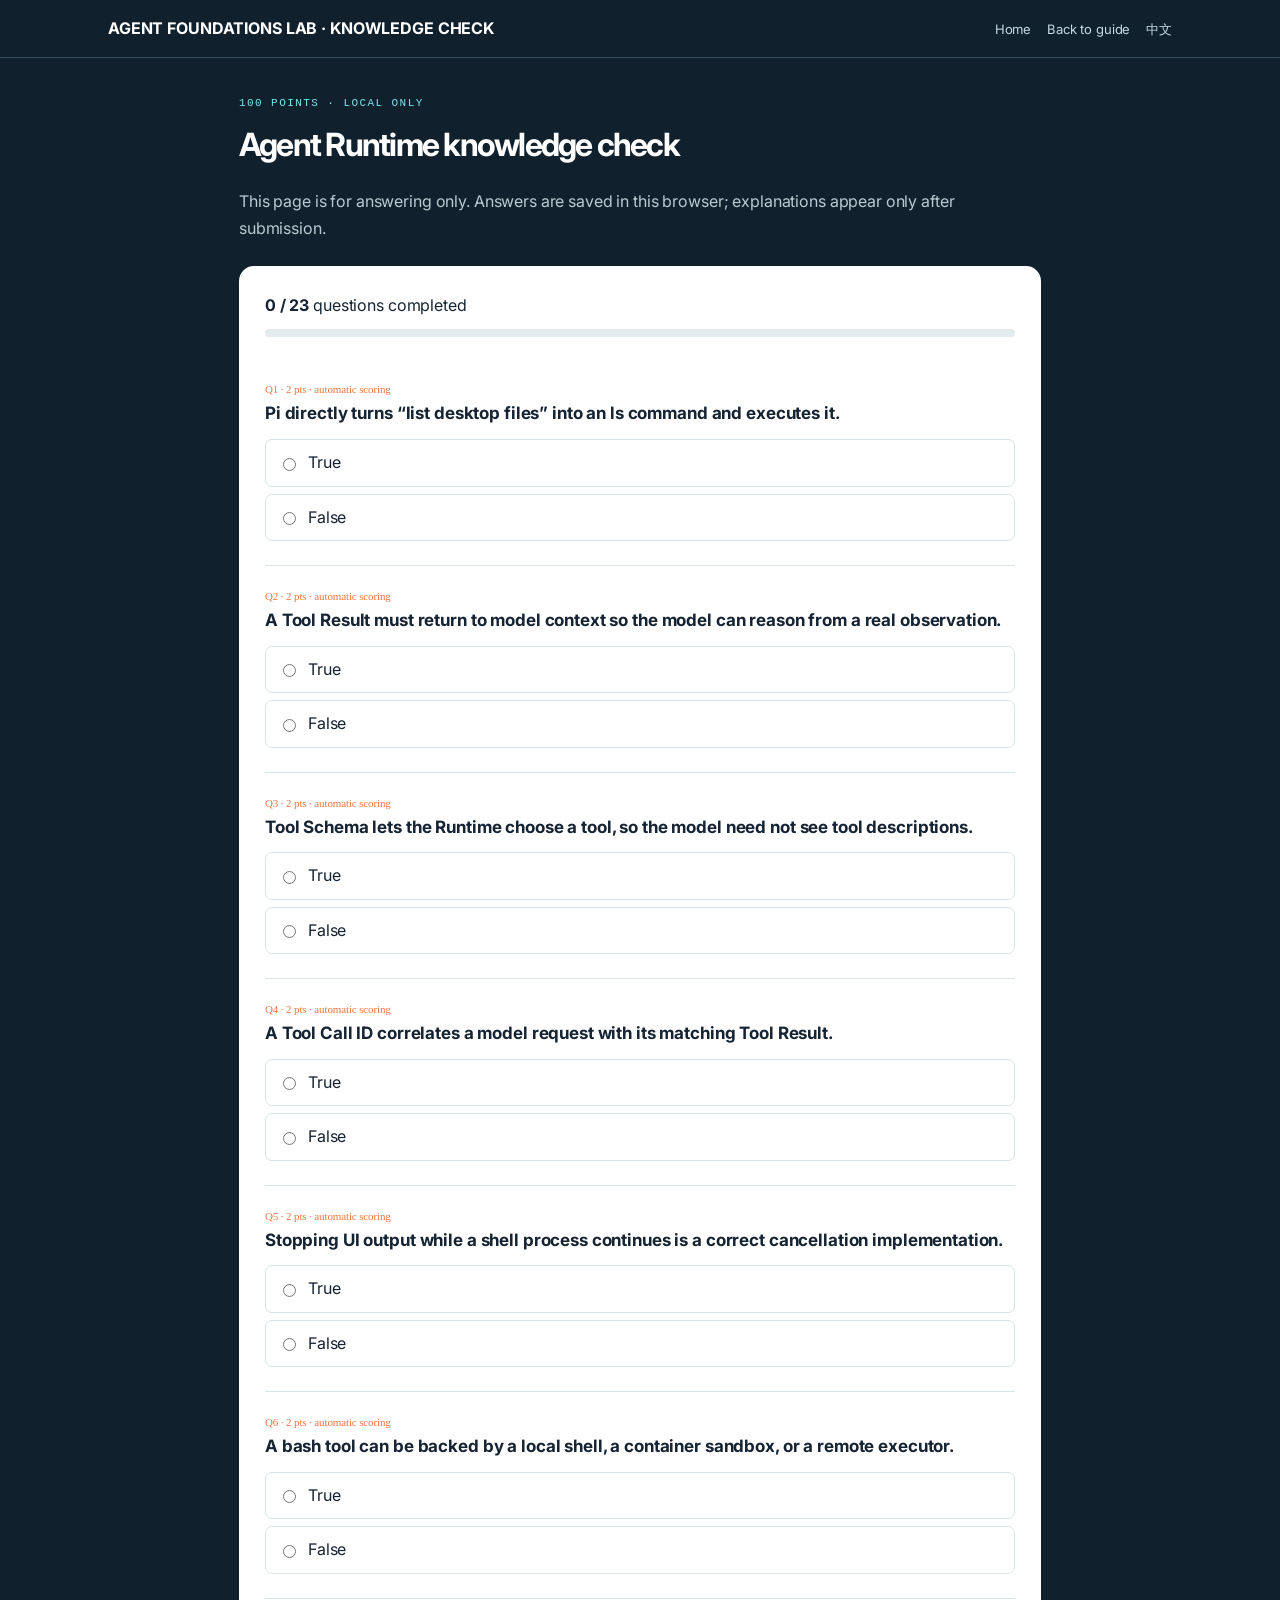
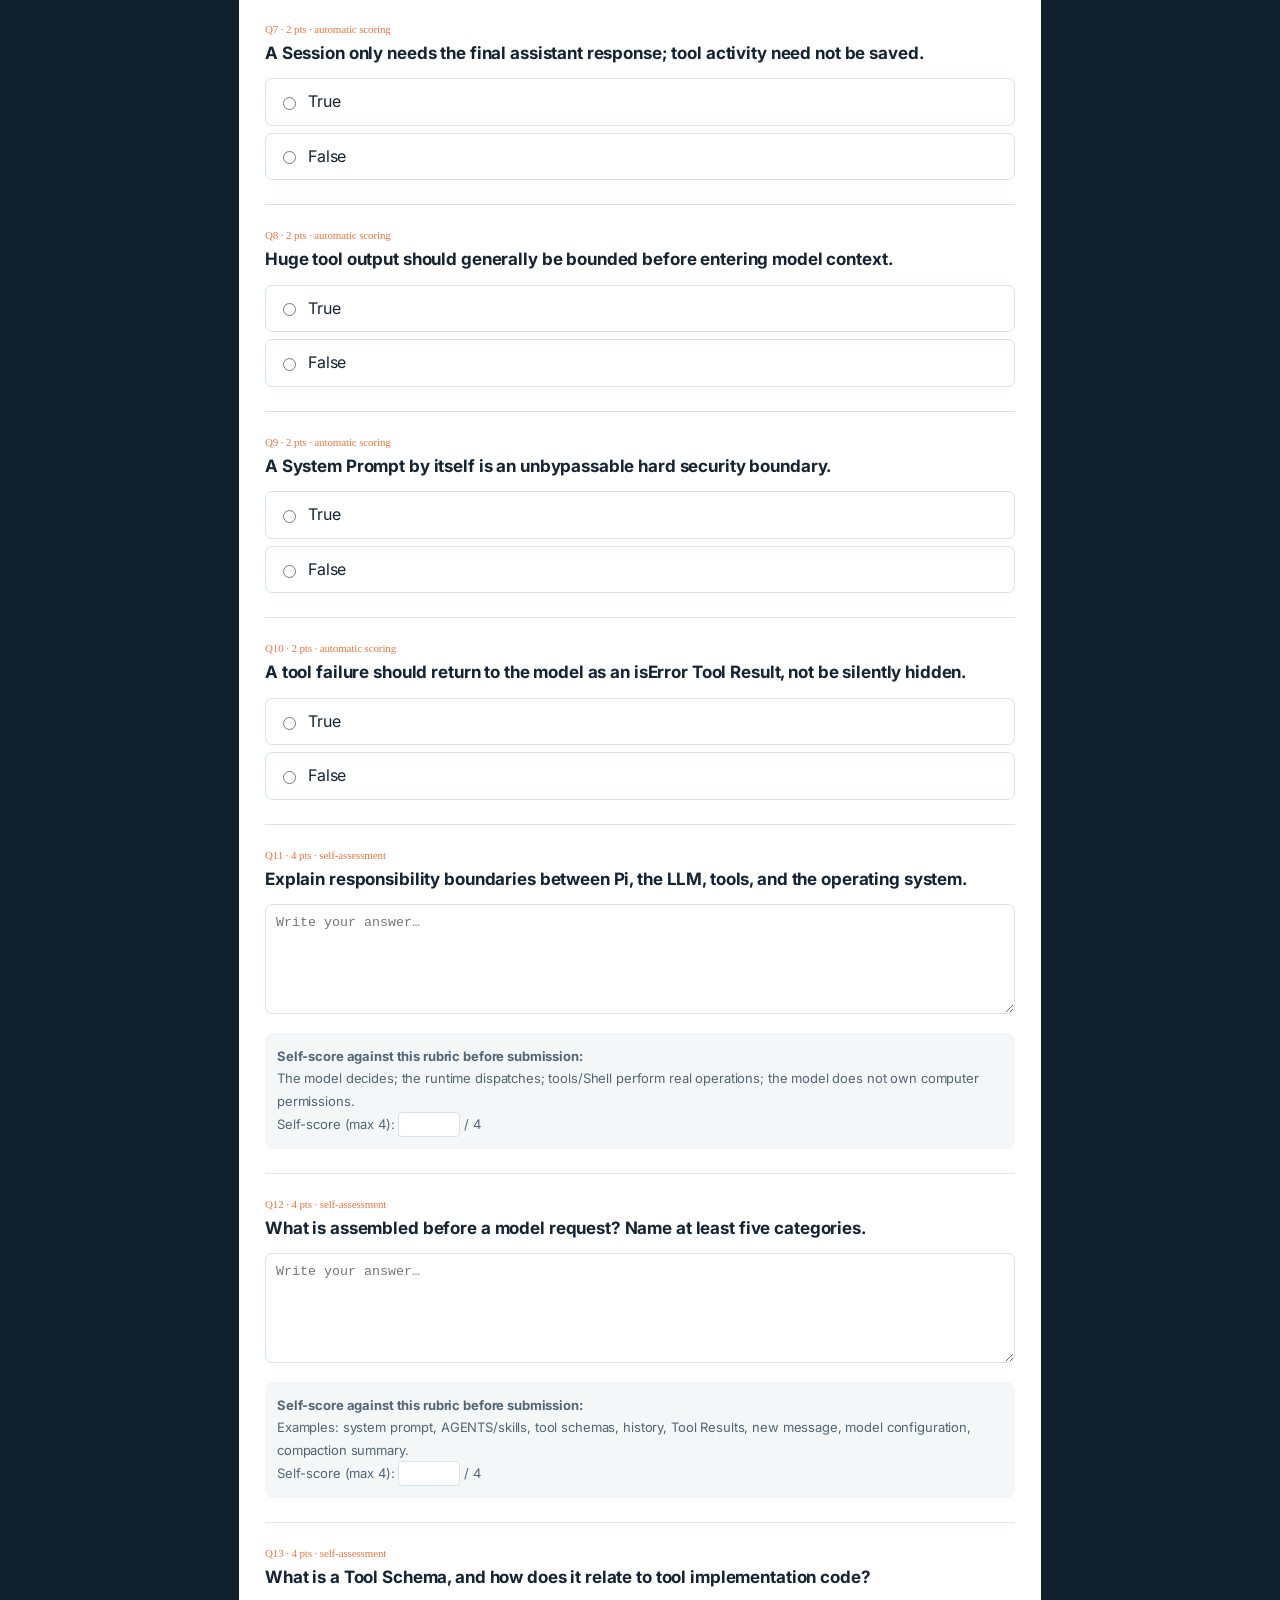
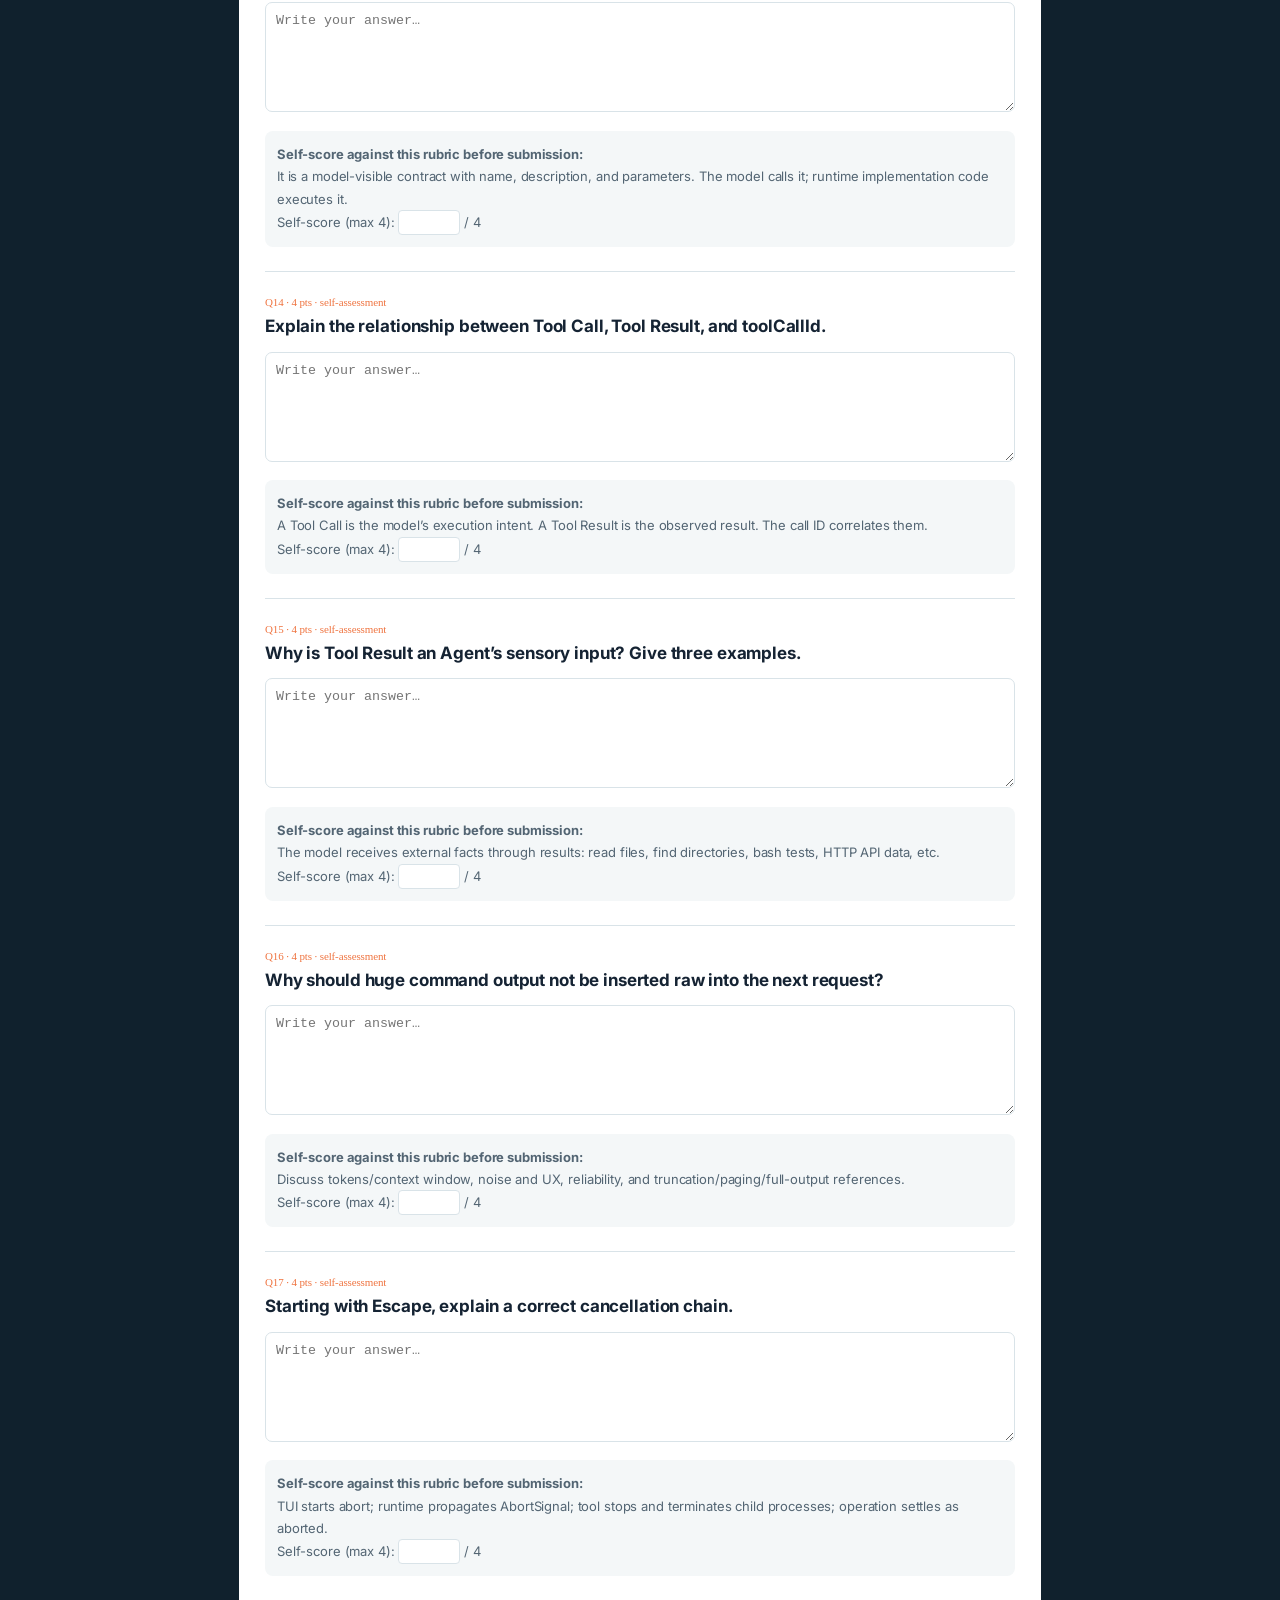
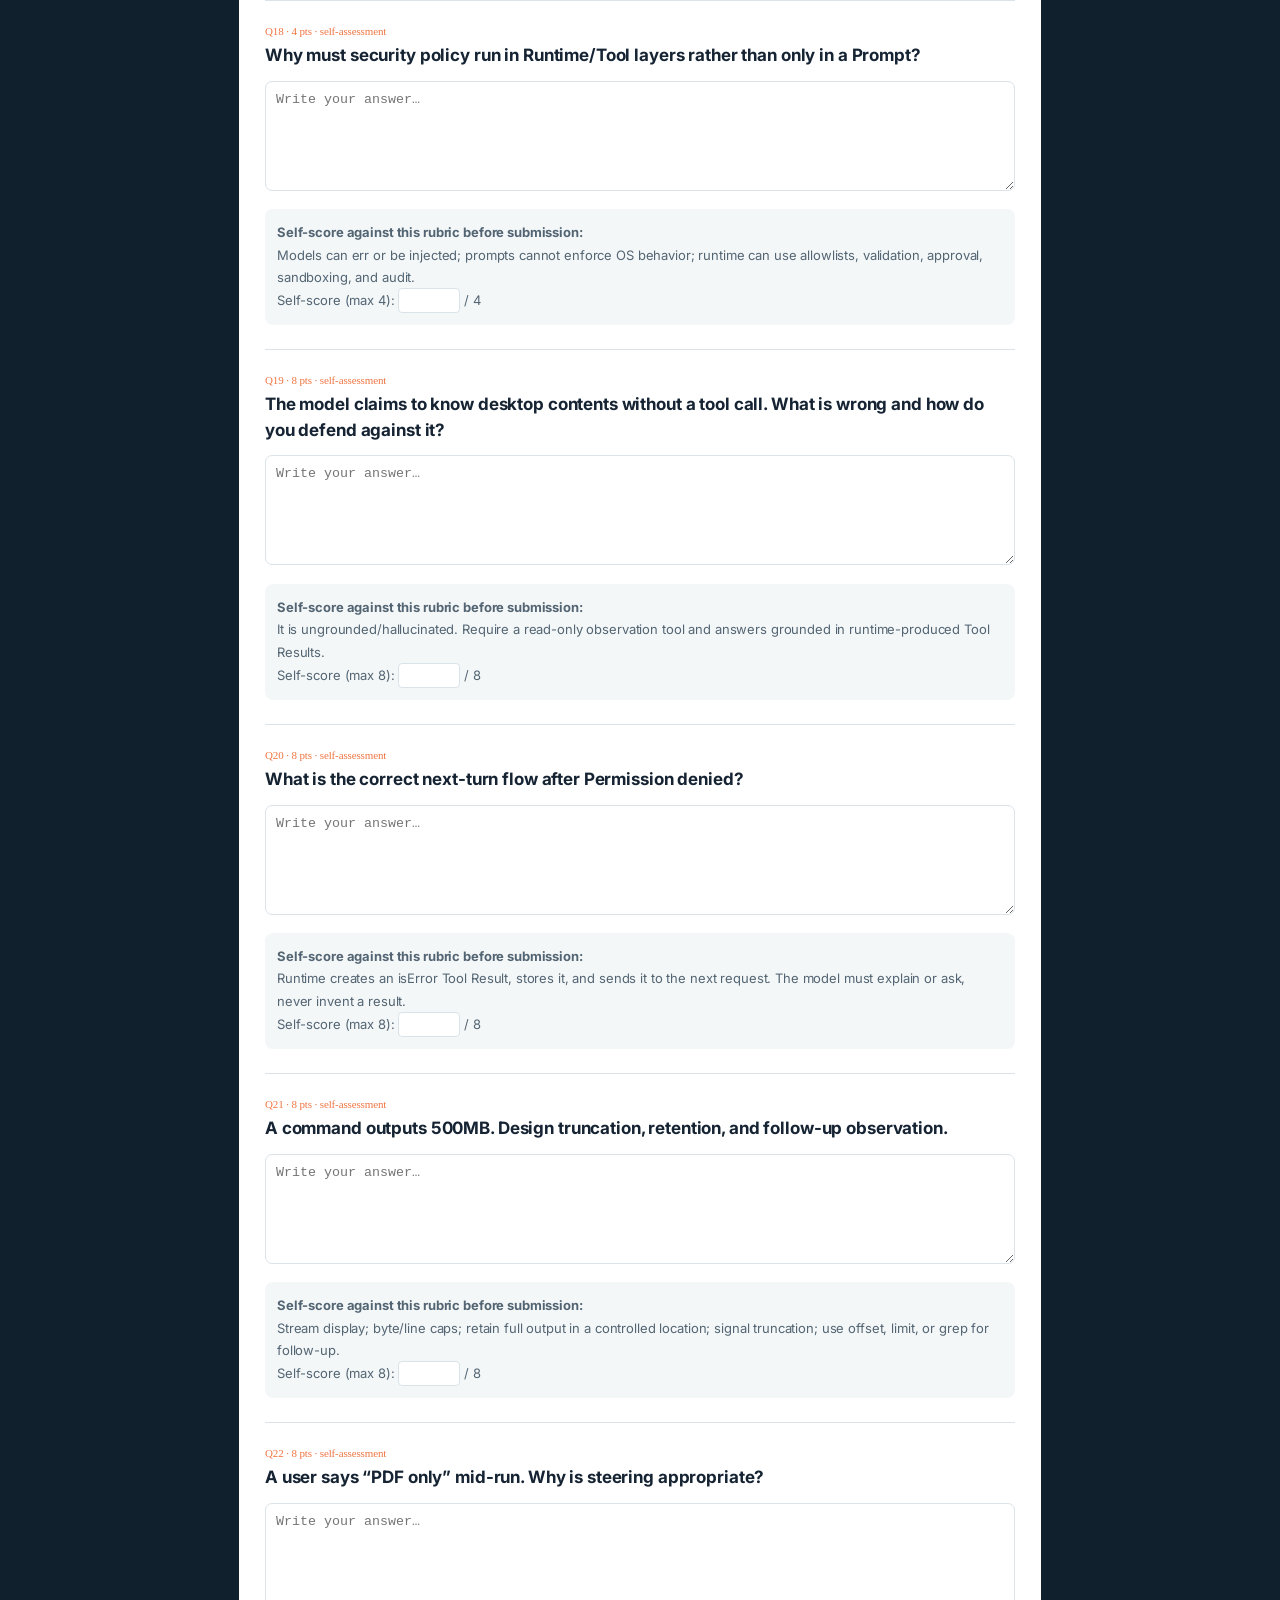
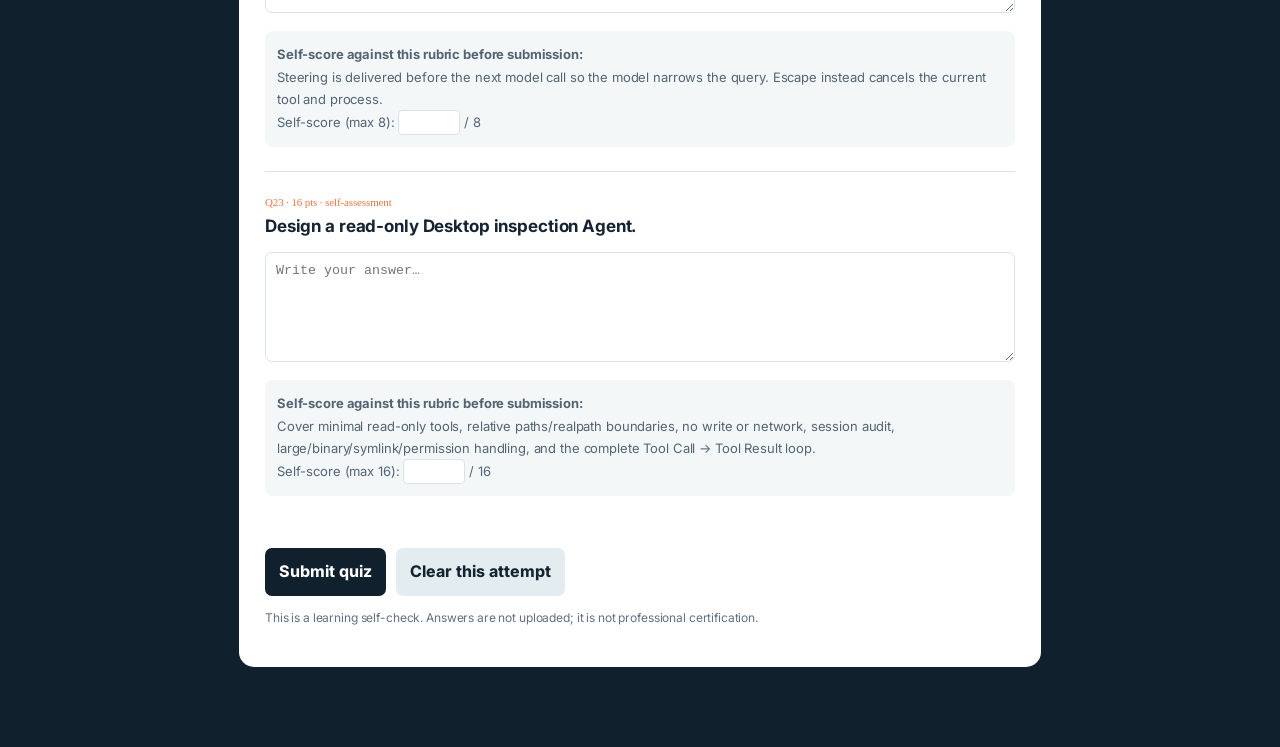
<file: en/quiz/index.html>
<!doctype html><html lang="en"><head><meta charset="utf-8"><meta name="viewport" content="width=device-width,initial-scale=1"><title>Quiz｜Agent Foundations Lab</title><link rel="stylesheet" href="../../assets/style.css"></head><body class="exam-body"><header class="exam-head"><div class="wrap"><b>AGENT FOUNDATIONS LAB · KNOWLEDGE CHECK</b><span><a href="../">Home</a>　<a href="../learn/">Back to guide</a>　<a href="../../quiz/">中文</a></span></div></header><main class="exam"><div class="exam-intro"><div class="eyebrow">100 POINTS · LOCAL ONLY</div><h1>Agent Runtime knowledge check</h1><p>This page is for answering only. Answers are saved in this browser; explanations appear only after submission.</p></div><div class="quiz-shell"><b id="count">0 / 23</b> questions completed<div class="progress"><i id="bar"></i></div><div id="questions"></div><div class="actions"><button id="submit">Submit quiz</button><button class="alt" id="clear">Clear this attempt</button><span class="status" id="saved"></span></div><p class="status">This is a learning self-check. Answers are not uploaded; it is not professional certification.</p></div></main><script src="../../assets/app.js"></script><script>const lang='en',q=AGL.questions[lang],attempt=AGL.read(lang),box=document.querySelector('#questions');function render(){let h='';q.objective.forEach((x,i)=>h+=`<article class="q"><div class="points">Q${i+1} · 2 pts · automatic scoring</div><h3>${x[0]}</h3><div class="options"><label class="option"><input type="radio" name="o${i}" value="true" ${attempt.answers['o'+i]==='true'?'checked':''}> True</label><label class="option"><input type="radio" name="o${i}" value="false" ${attempt.answers['o'+i]==='false'?'checked':''}> False</label></div></article>`);q.long.forEach((x,i)=>{let n=i+11;h+=`<article class="q"><div class="points">Q${n} · ${x[1]} pts · self-assessment</div><h3>${x[0]}</h3><textarea data-a="l${i}" placeholder="Write your answer…">${attempt.answers['l'+i]||''}</textarea><div class="rubric"><b>Self-score against this rubric before submission:</b><br>${x[2]}<br><label>Self-score (max ${x[1]}): <input class="score" type="number" min="0" max="${x[1]}" data-s="l${i}" value="${attempt.selfScores['l'+i]??''}"> / ${x[1]}</label></div></article>`});box.innerHTML=h;box.querySelectorAll('input,textarea').forEach(e=>e.oninput=()=>{if(e.dataset.s)attempt.selfScores[e.dataset.s]=Math.min(+e.max,Math.max(0,+e.value||0));else if(e.dataset.a)attempt.answers[e.dataset.a]=e.value;else if(e.checked)attempt.answers[e.name]=e.value;AGL.write(lang,attempt);document.querySelector('#saved').textContent='Saved locally';progress()});progress()}function progress(){let n=0;for(let i=0;i<10;i++)if(attempt.answers['o'+i])n++;for(let i=0;i<13;i++)if((attempt.answers['l'+i]||'').trim())n++;document.querySelector('#count').textContent=`${n} / 23`;document.querySelector('#bar').style.width=n/23*100+'%'}document.querySelector('#submit').onclick=()=>{let auto=0;q.objective.forEach((x,i)=>{if((attempt.answers['o'+i]==='true')===x[1])auto+=2});attempt.autoScore=auto;attempt.totalScore=auto+Object.values(attempt.selfScores).reduce((a,b)=>a+(+b||0),0);attempt.submittedAt=new Date().toISOString();AGL.write(lang,attempt);location.href='../results/'};document.querySelector('#clear').onclick=()=>{if(confirm('Clear this attempt?')){localStorage.removeItem(AGL.key(lang));location.reload()}};render();</script></body></html>
</file>
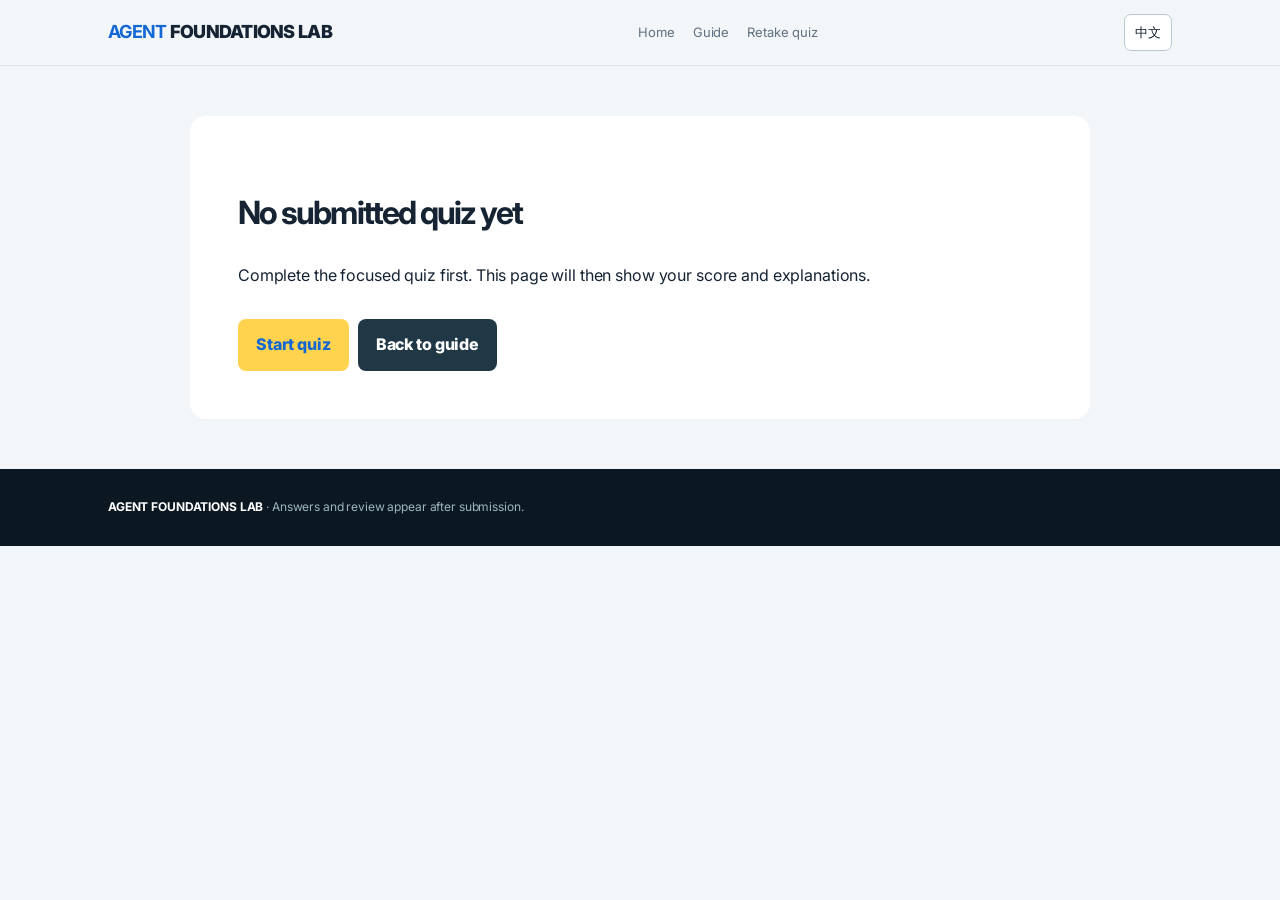
<file: en/results/index.html>
<!doctype html><html lang="en"><head><meta charset="utf-8"><meta name="viewport" content="width=device-width,initial-scale=1"><title>Results｜Agent Foundations Lab</title><link rel="stylesheet" href="../../assets/style.css"></head><body><header class="site-head"><div class="wrap"><a class="brand" href="../"><b>AGENT</b> FOUNDATIONS LAB</a><nav class="nav"><a href="../">Home</a><a href="../learn/">Guide</a><a href="../quiz/">Retake quiz</a></nav><a class="lang" href="../../results/">中文</a></div></header><main><div class="report" id="report"></div></main><footer><div class="wrap"><b>AGENT FOUNDATIONS LAB</b> · Answers and review appear after submission.</div></footer><script src="../../assets/app.js"></script><script>const lang='en',q=AGL.questions[lang],a=AGL.read(lang),r=document.querySelector('#report');if(!a.submittedAt){r.innerHTML='<h1>No submitted quiz yet</h1><p>Complete the focused quiz first. This page will then show your score and explanations.</p><a class="button" href="../quiz/">Start quiz</a><a class="button alt" href="../learn/">Back to guide</a>'}else{let total=a.totalScore??0,pass=total>=90;let h=`<div class="eyebrow" style="color:var(--blue)">SUBMITTED RESULT</div><div class="score-big">${total}<small style="font-size:25px"> / 100</small></div><h1>${pass?'Strong mastery threshold reached':'Review and retake recommended'}</h1><p>Automatic score: <b>${a.autoScore||0}/20</b>　Self score: <b>${Object.values(a.selfScores).reduce((x,y)=>x+(+y||0),0)}/80</b></p><p class="callout ${pass?'':'warn'}">${pass?'You can coherently explain the main Agent Runtime loop. Still review cancellation, permission boundaries, and Tool Results.':'90 is the learning threshold. Review the explanations and return to the linked lesson sections before retaking.'}</p><h2>Answers and explanations</h2>`;q.objective.forEach((x,i)=>{let mine=a.answers['o'+i],ok=(mine==='true')===x[1];h+=`<article class="answer"><b>Q${i+1}. ${x[0]}</b><p class="${ok?'ok':'bad'}">${ok?'✓ Correct':'✕ Review needed'} · Your answer: ${mine==='true'?'True':mine==='false'?'False':'Unanswered'} · Correct: ${x[1]?'True':'False'}</p><details ${ok?'':'open'}><summary>Read explanation</summary><p>${x[2]}</p><a href="../learn/#${i===1?'tool-result':i===4?'cancellation':i===8?'security-boundary':'overview'}">Review lesson →</a></details></article>`});q.long.forEach((x,i)=>{let mine=a.answers['l'+i]||'(Unanswered)',score=a.selfScores['l'+i]??0;h+=`<article class="answer"><b>Q${i+11}. ${x[0]}</b><p>Your self-score: <b>${score} / ${x[1]}</b></p><details><summary>Read rubric and answer guidance</summary><p>${x[2]}</p><p><b>Your answer:</b><br>${mine.replace(/</g,'&lt;').replace(/\n/g,'<br>')}</p><a href="../learn/#${i===6?'cancellation':i===7?'security-boundary':i===3?'tool-call':i===4?'tool-result':i===2?'session':'overview'}">Review lesson →</a></details></article>`});h+='<div class="lesson-end"><h2>Next step</h2><p>Use explanations and lesson links to review weak points, then retake the quiz.</p><a class="button" href="../quiz/">Retake quiz</a><a class="button alt" href="../learn/">Back to guide</a></div>';r.innerHTML=h}</script></body></html>
</file>
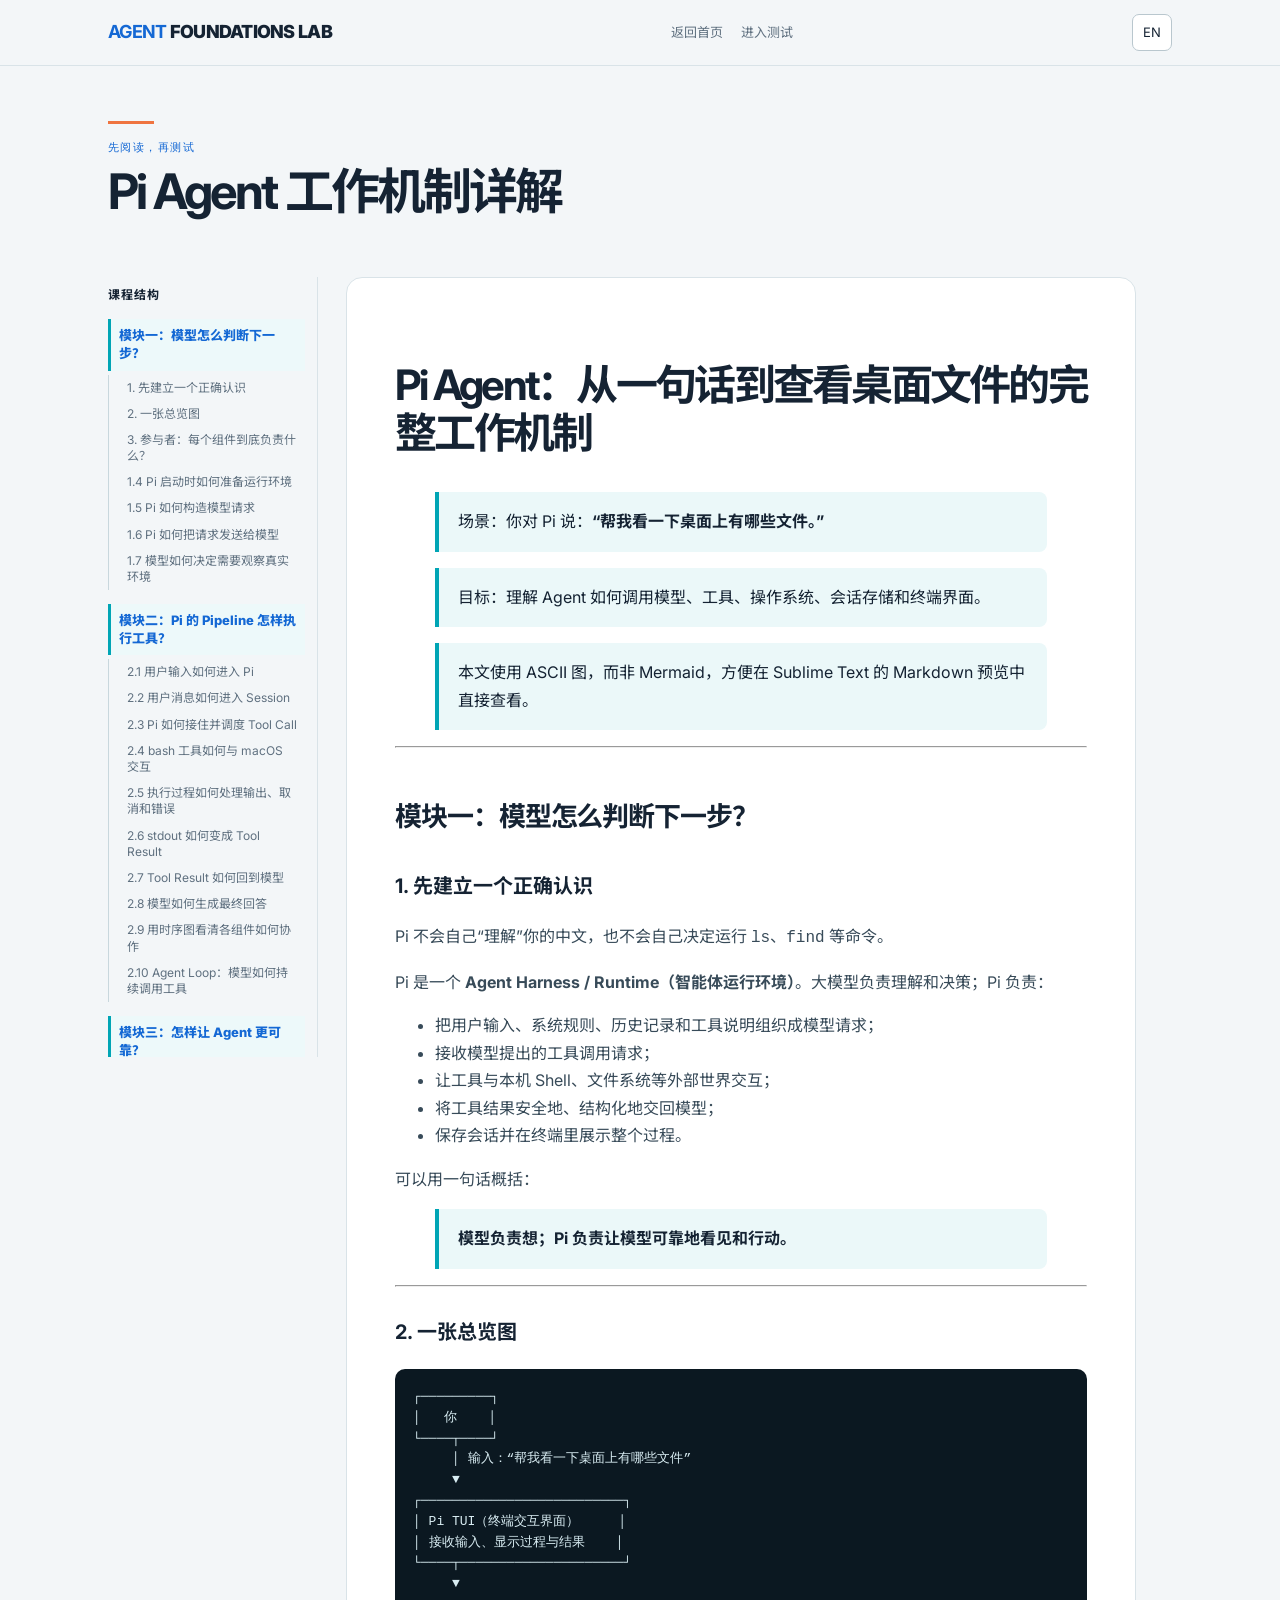
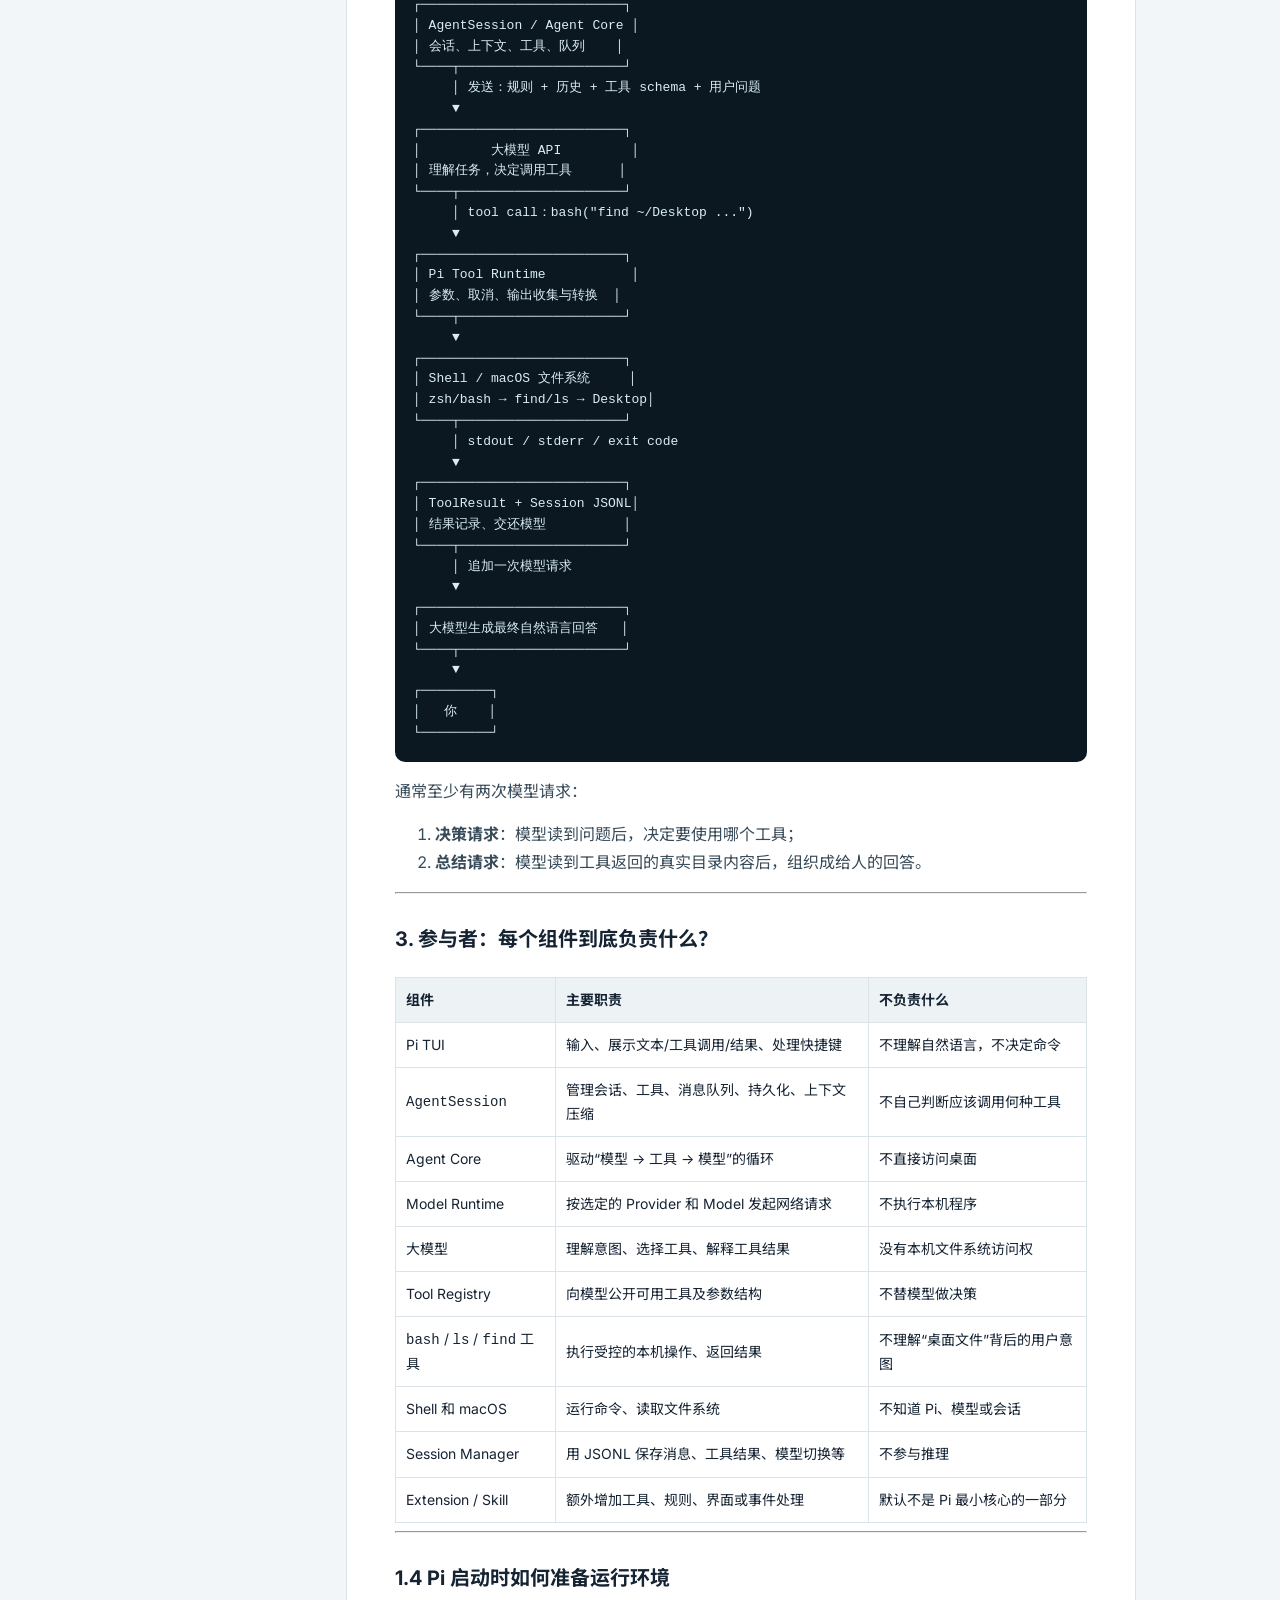
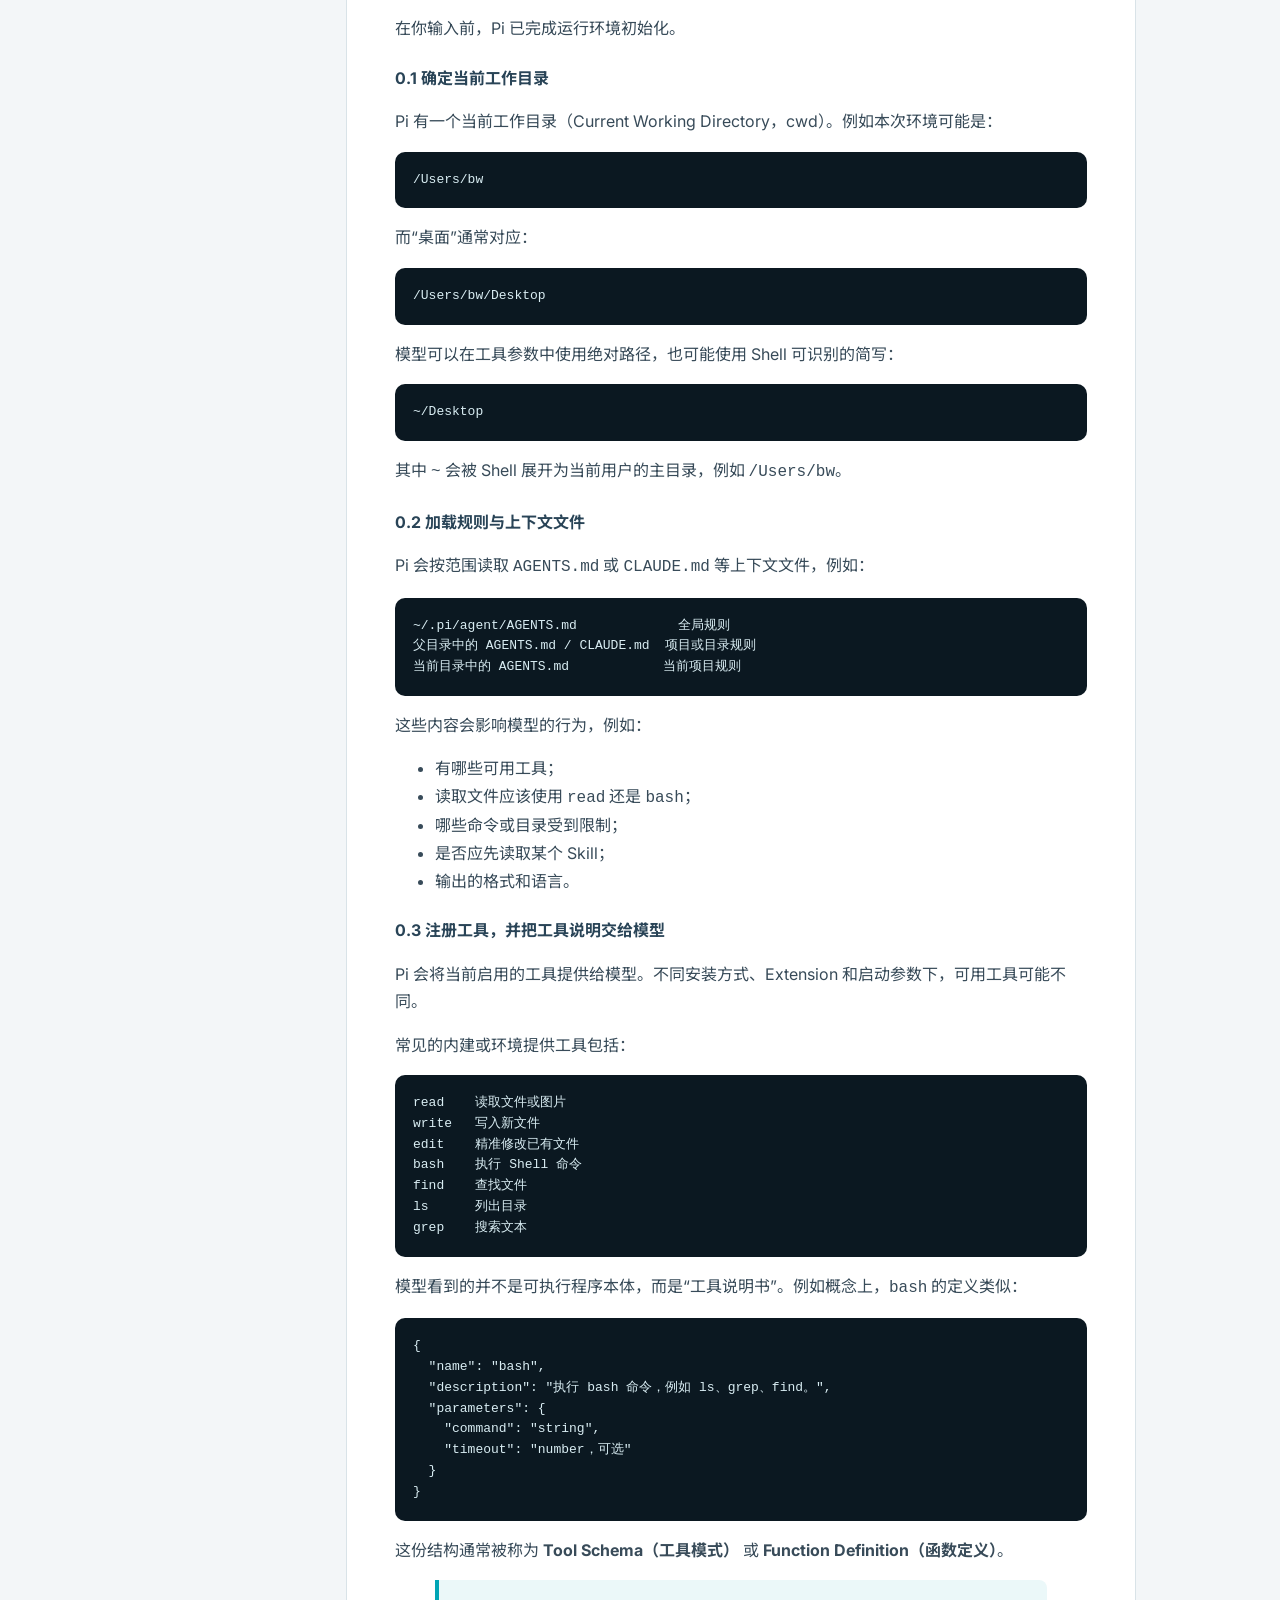
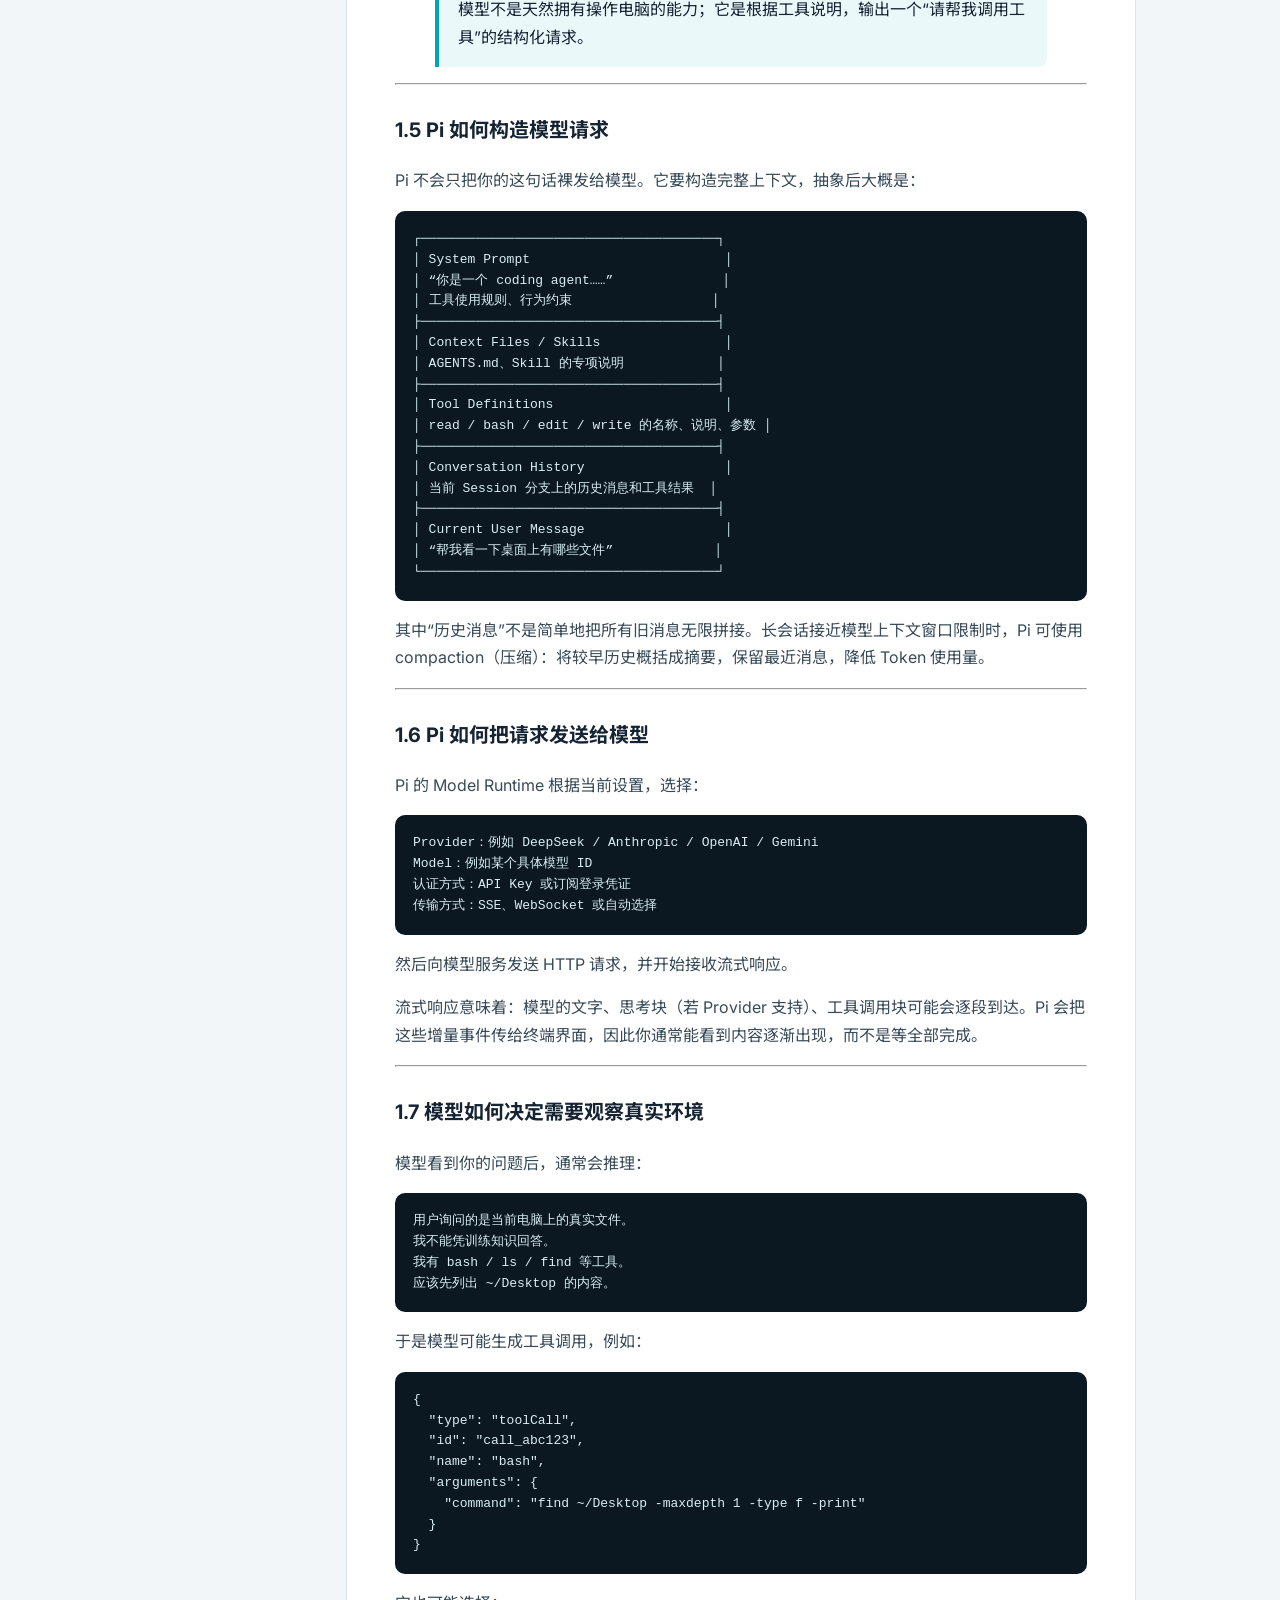
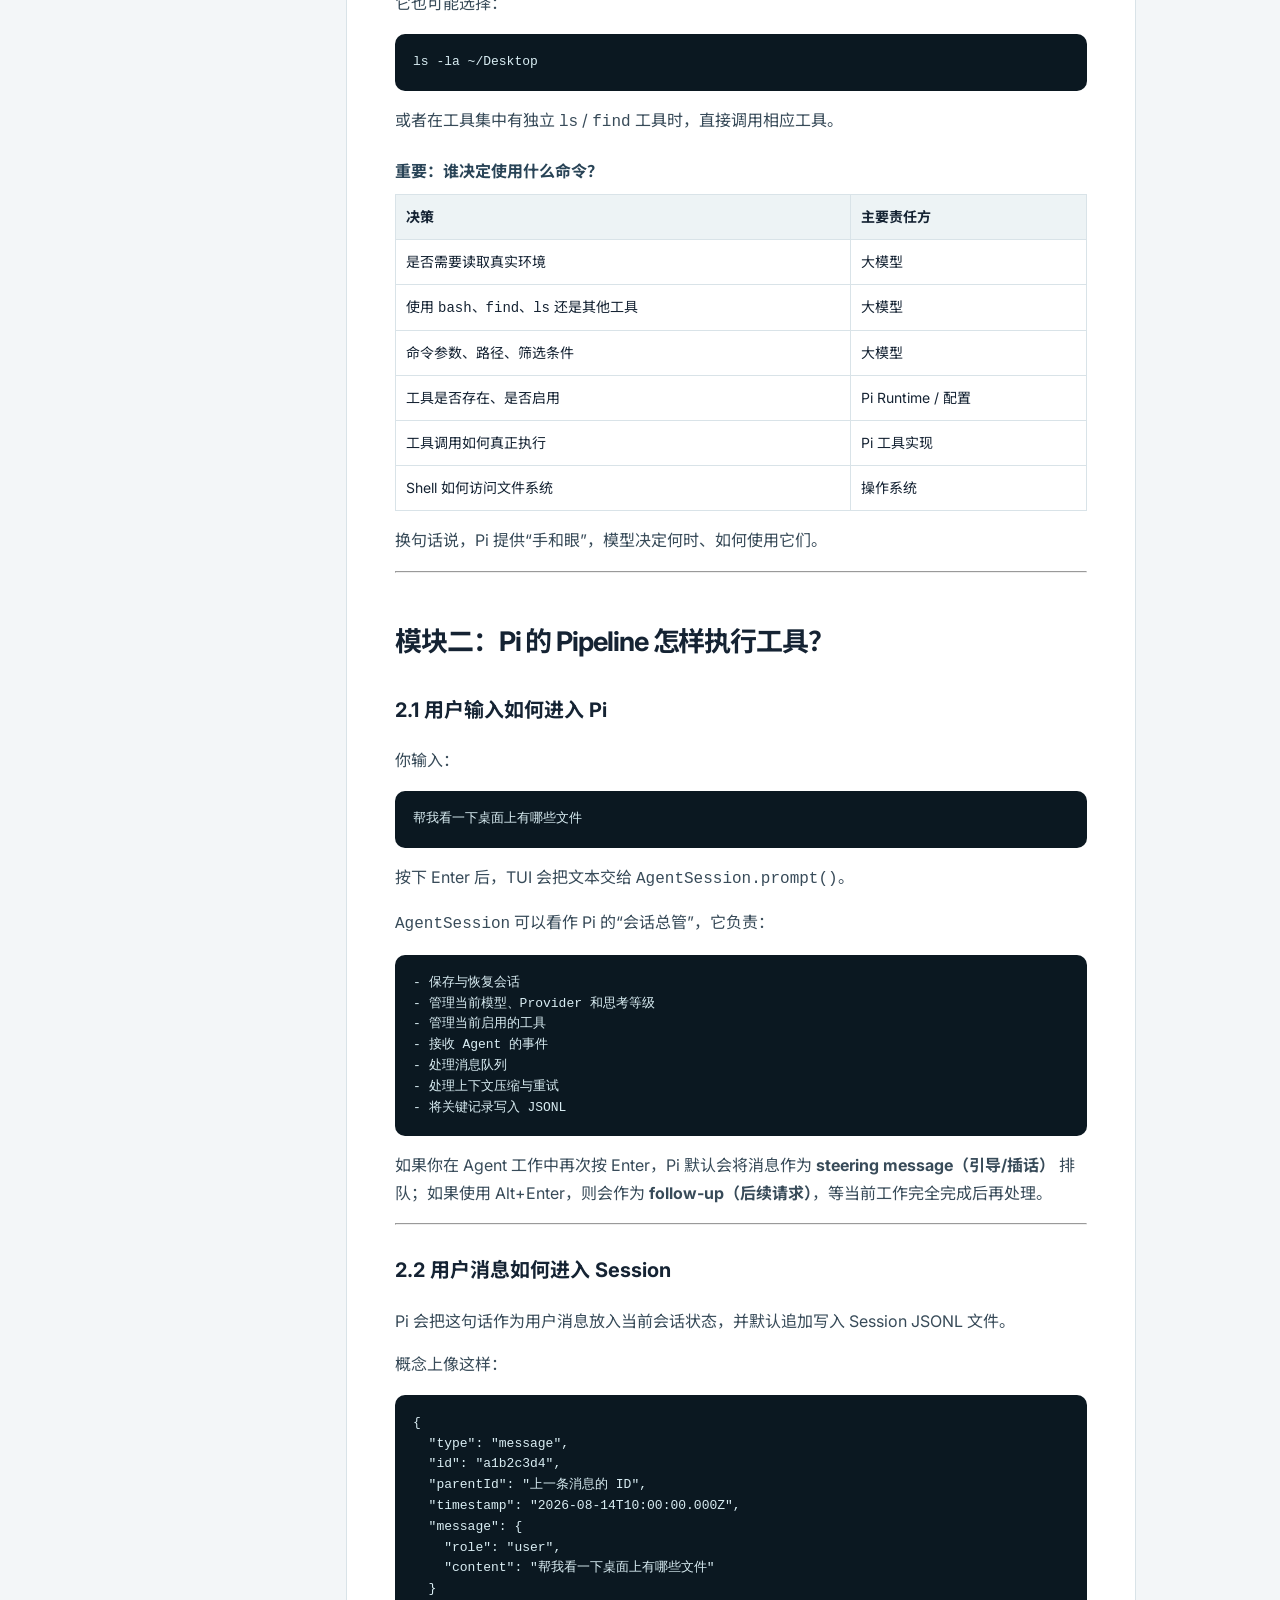
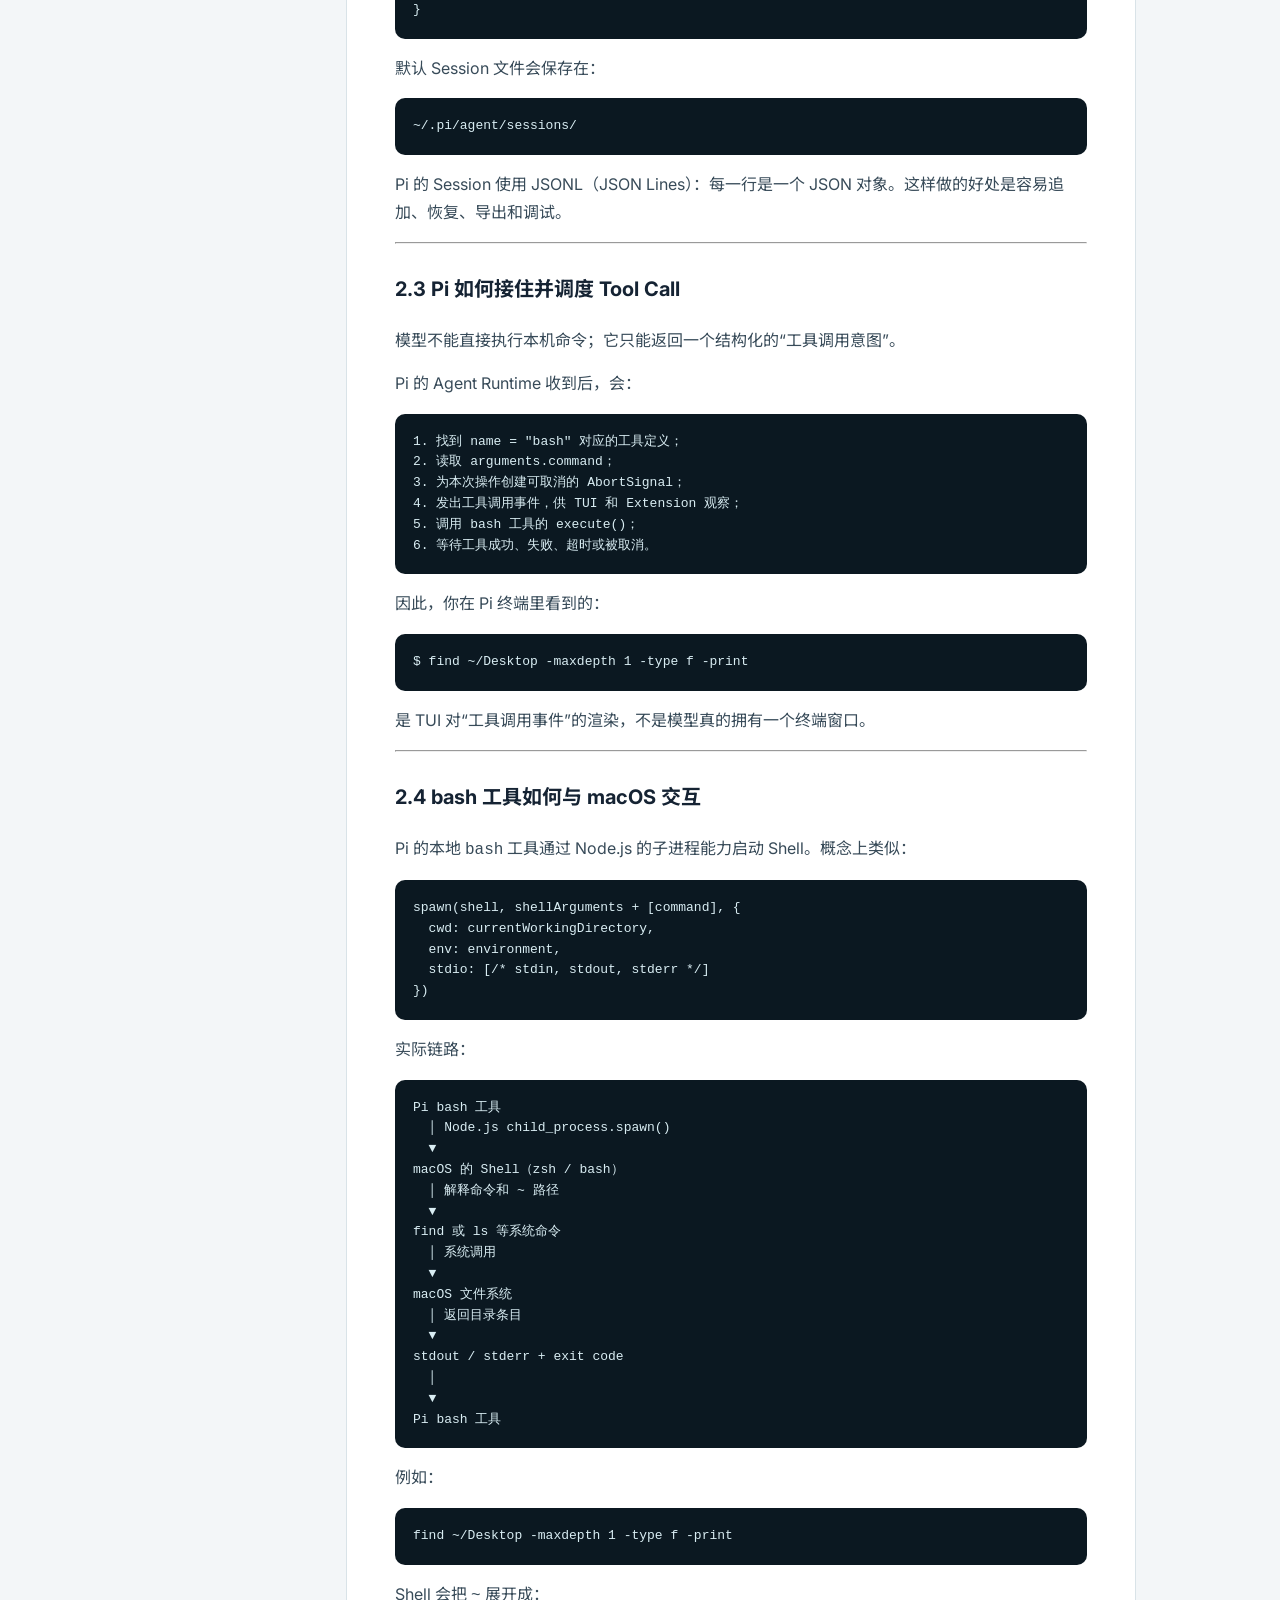
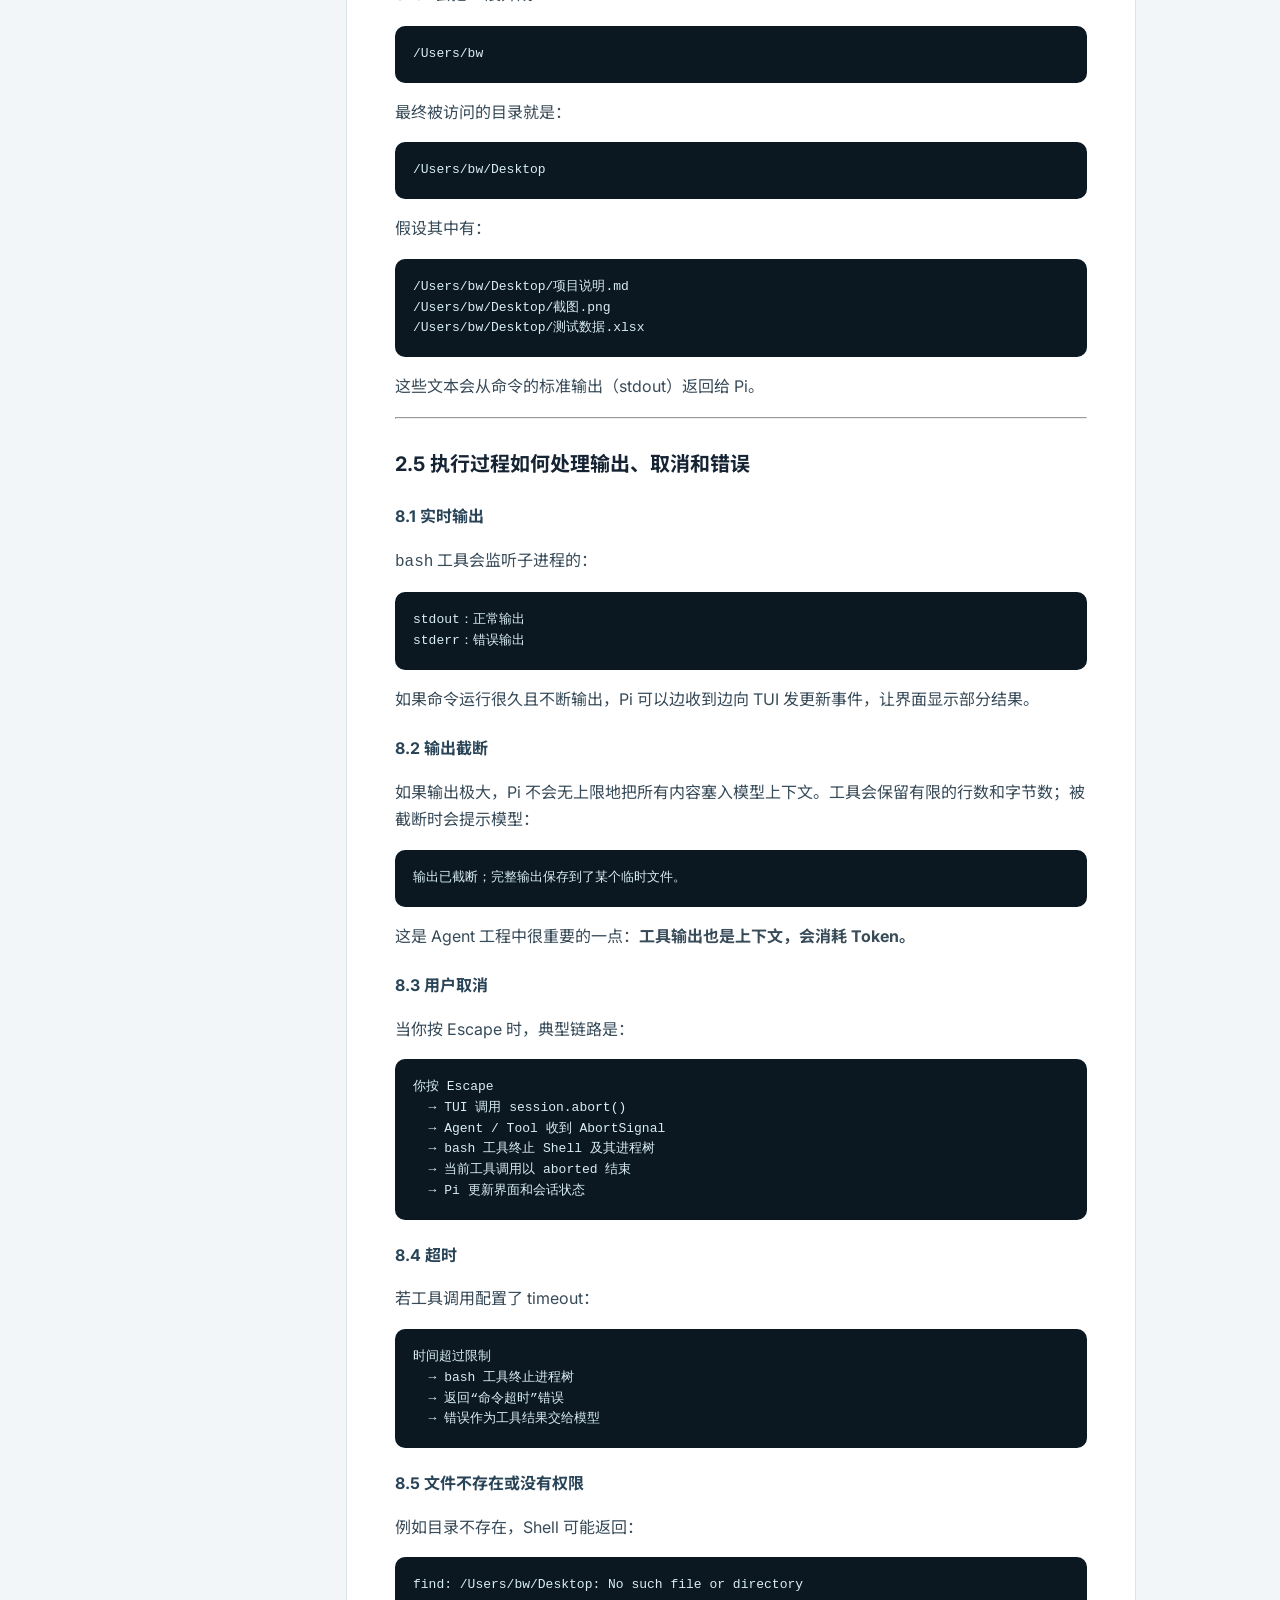
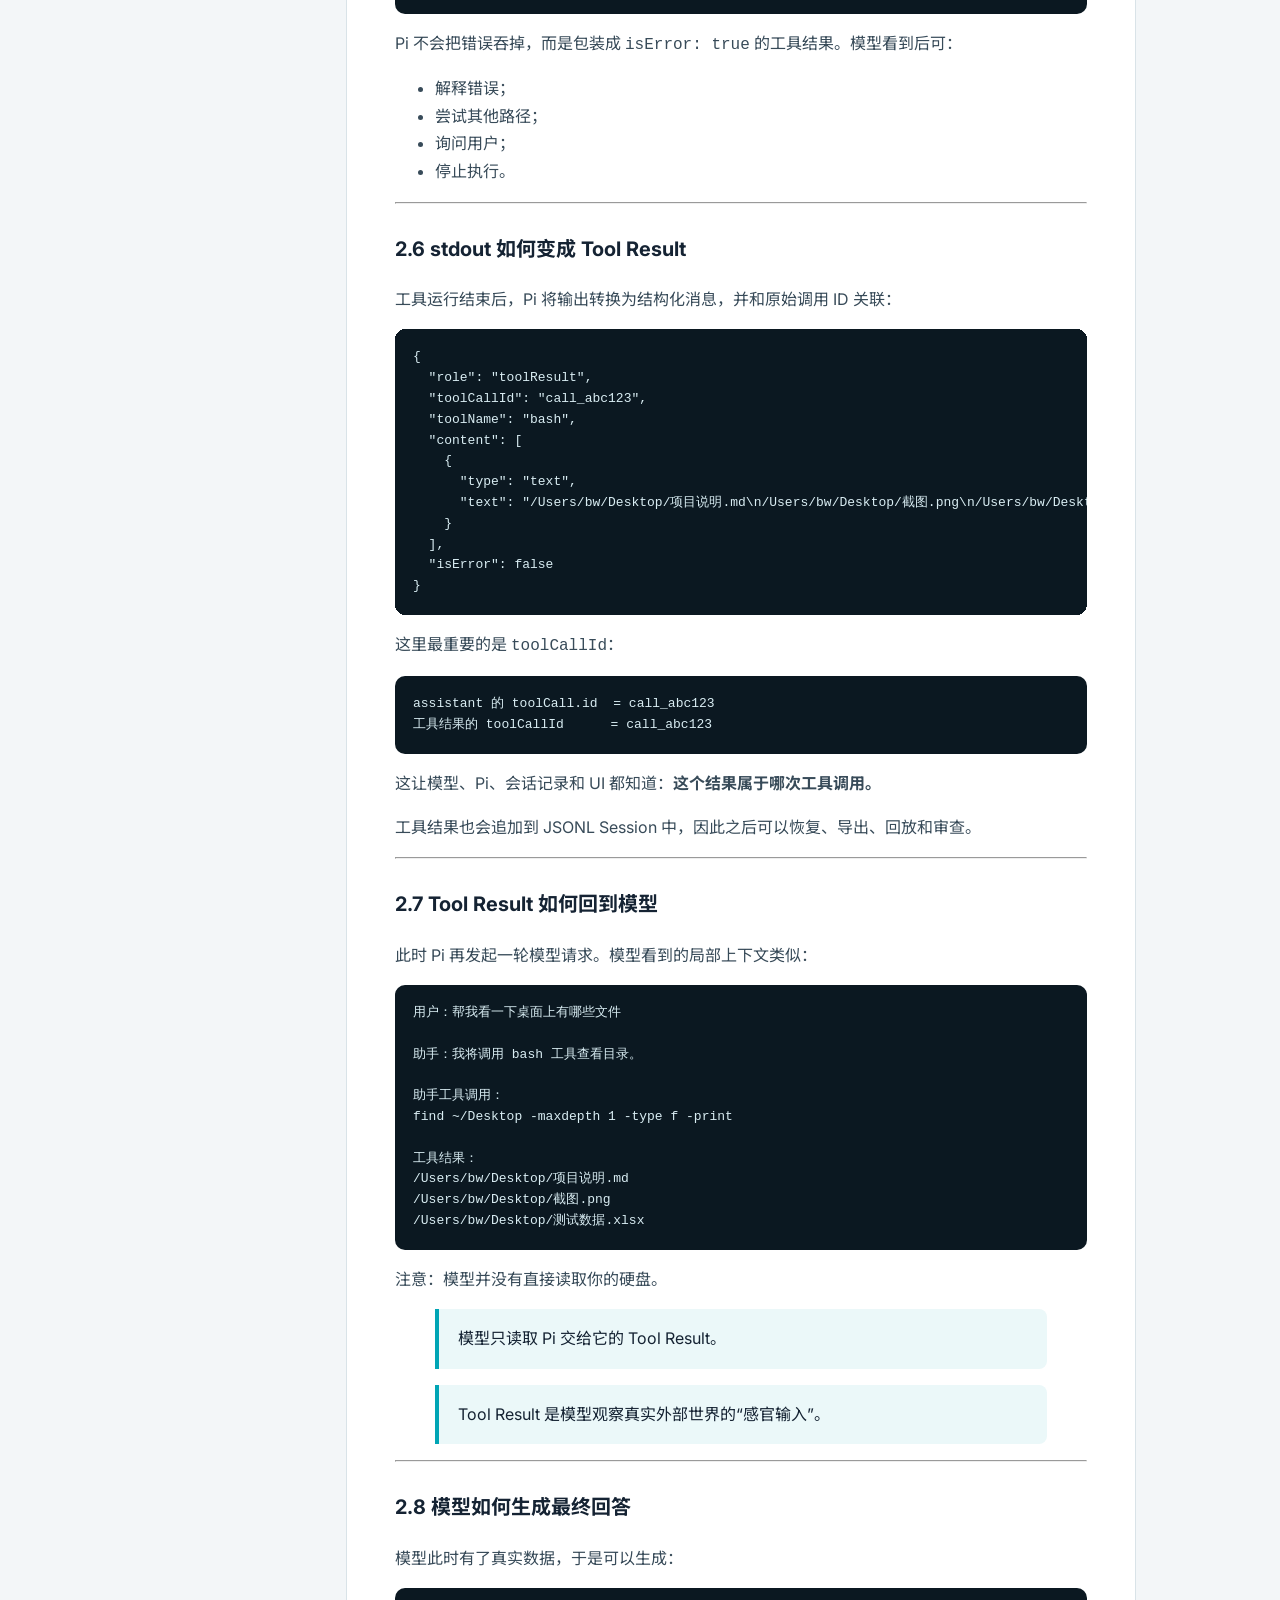
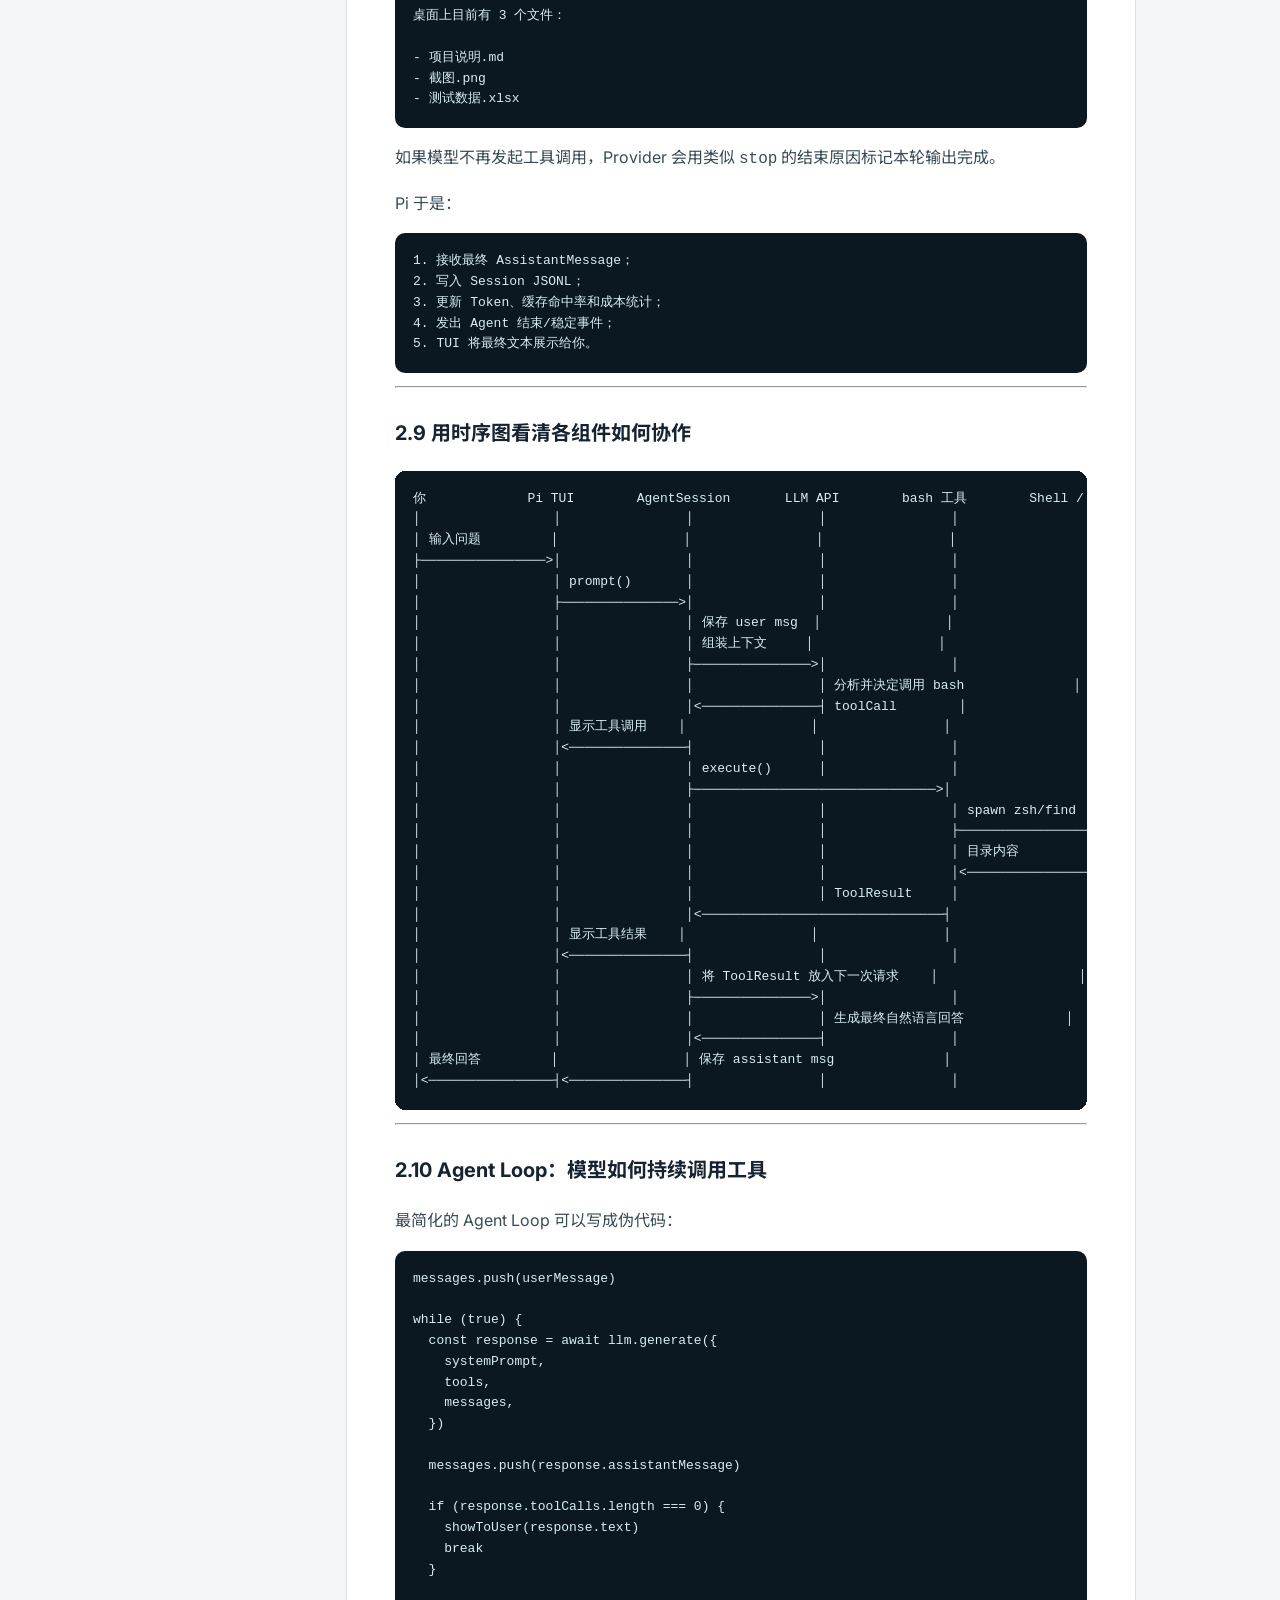
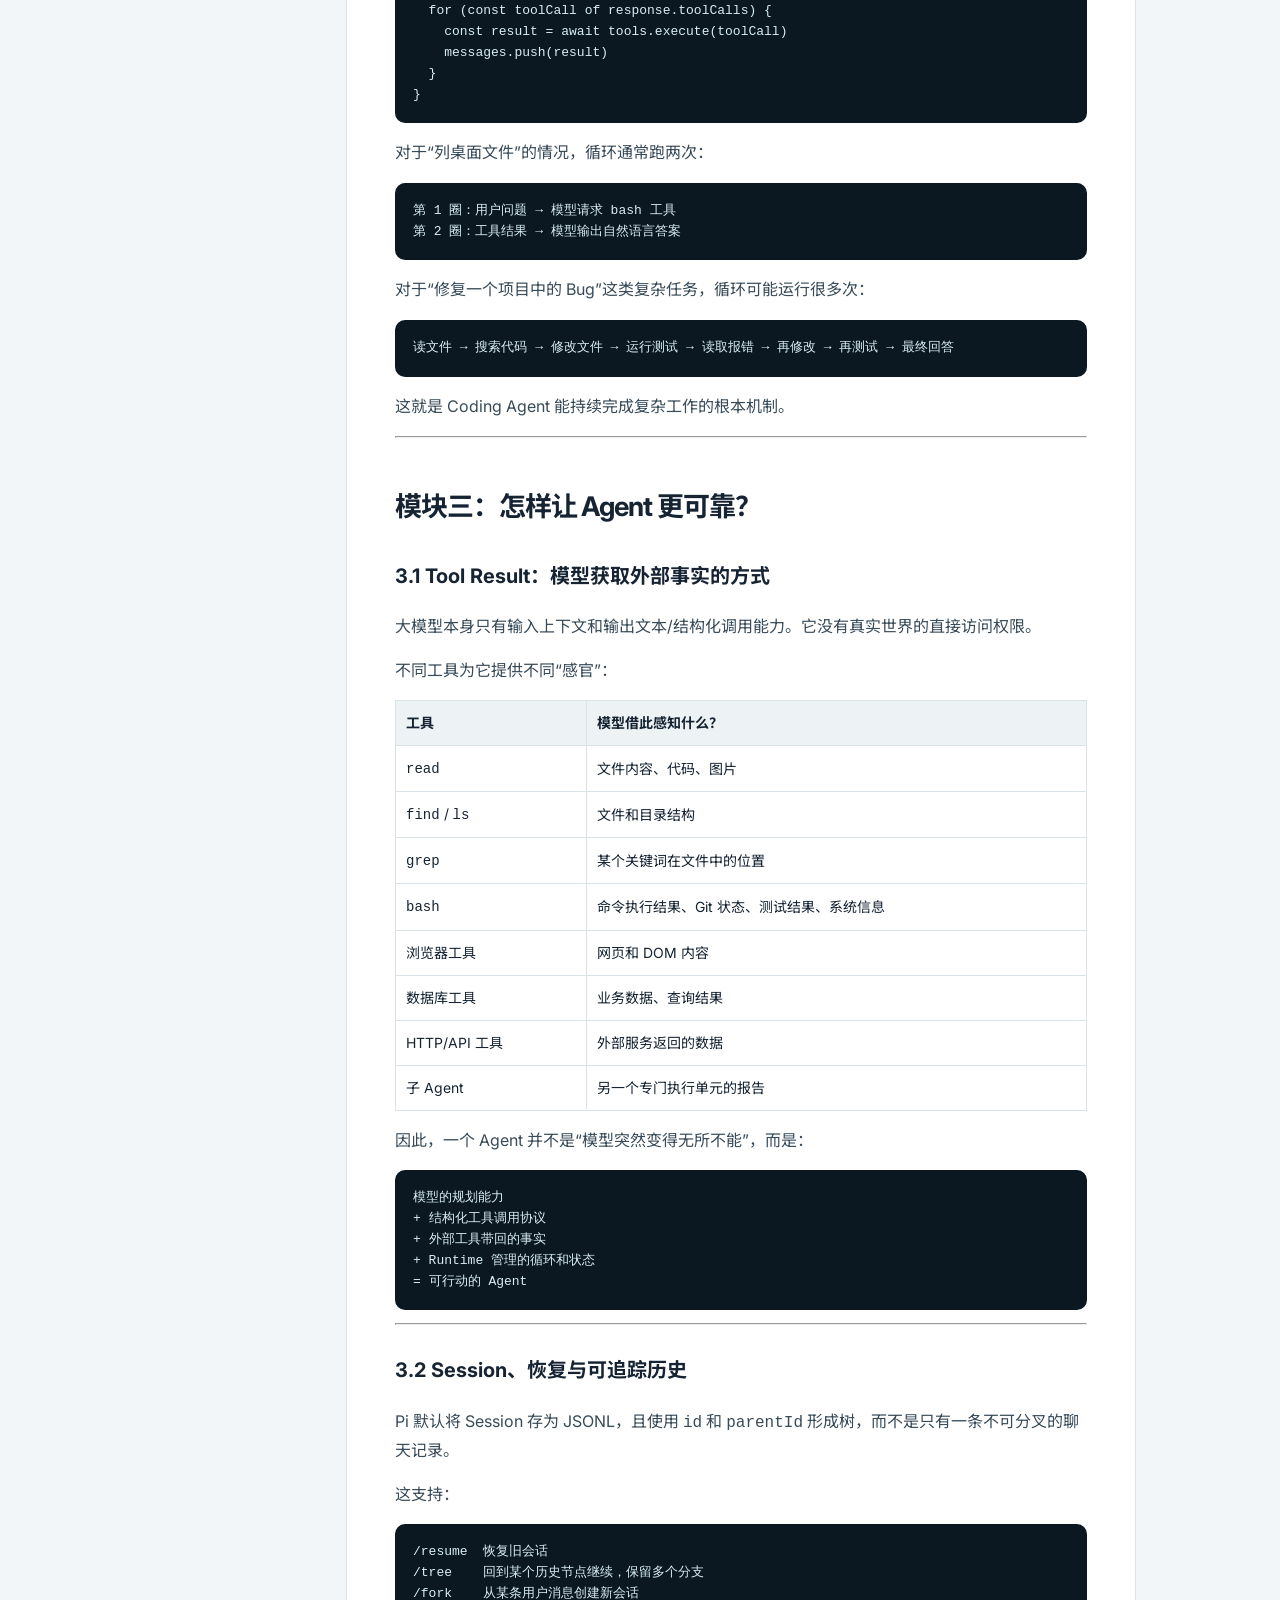
<file: learn/source/index.html>
<!doctype html><html lang="zh-CN"><head><meta charset="utf-8"><meta name="viewport" content="width=device-width,initial-scale=1"><meta http-equiv="refresh" content="0; url=../"><title>课程文档｜Agent Foundations Lab</title></head><body><p>正在返回经过排版的课程阅读页…… <a href="../">继续</a></p></body></html>
</file>
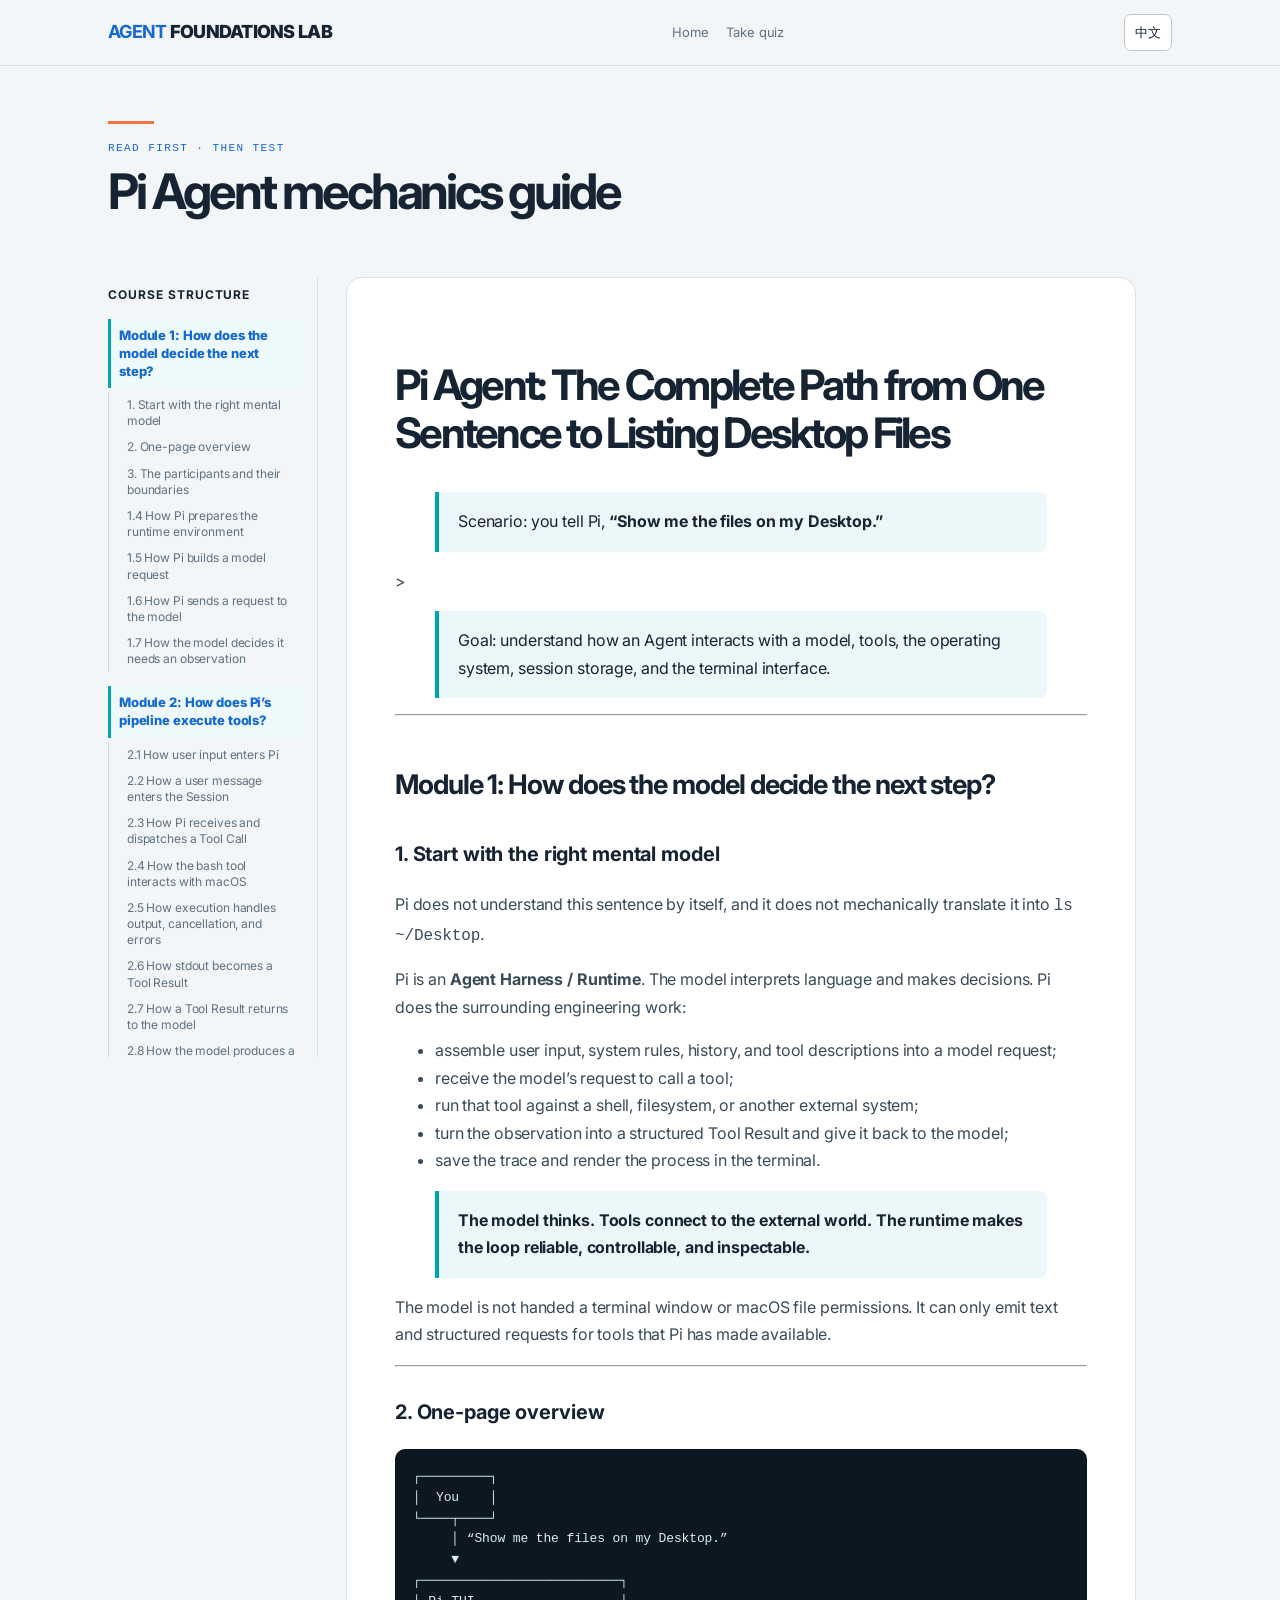
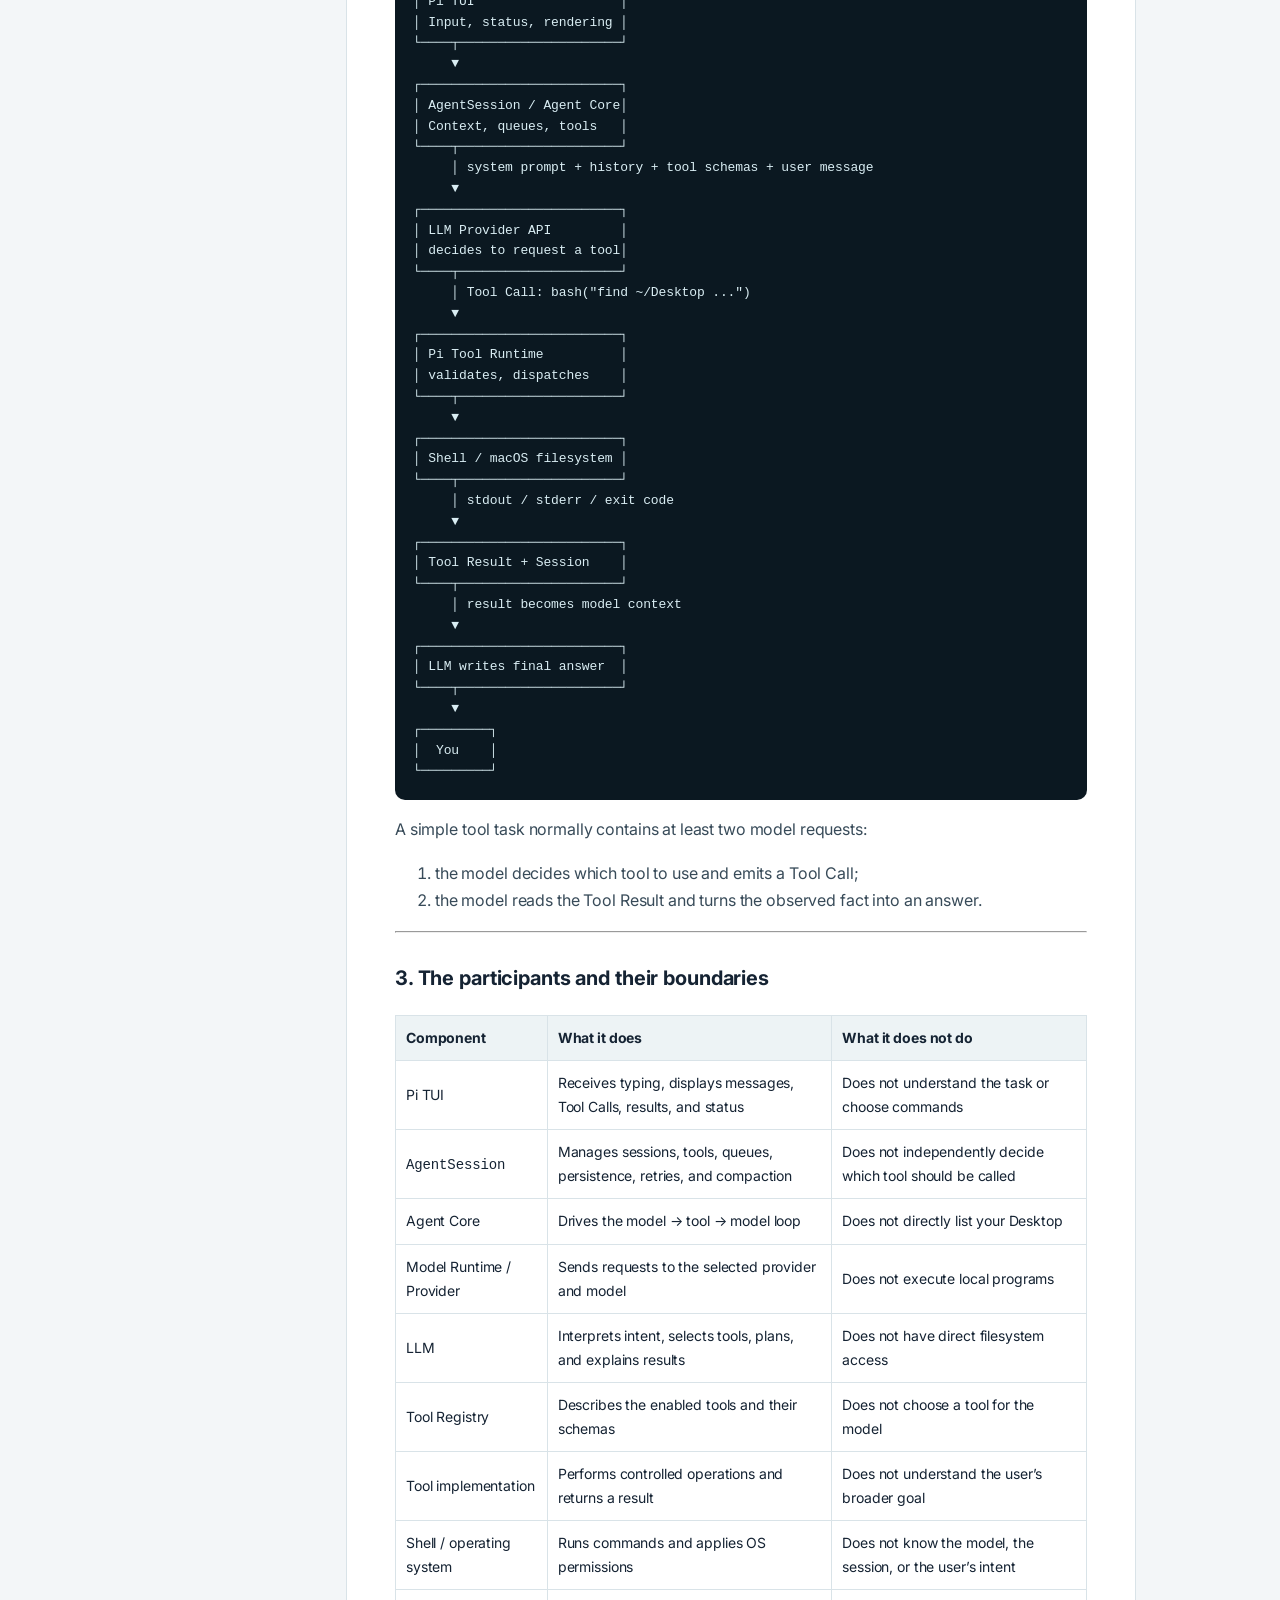
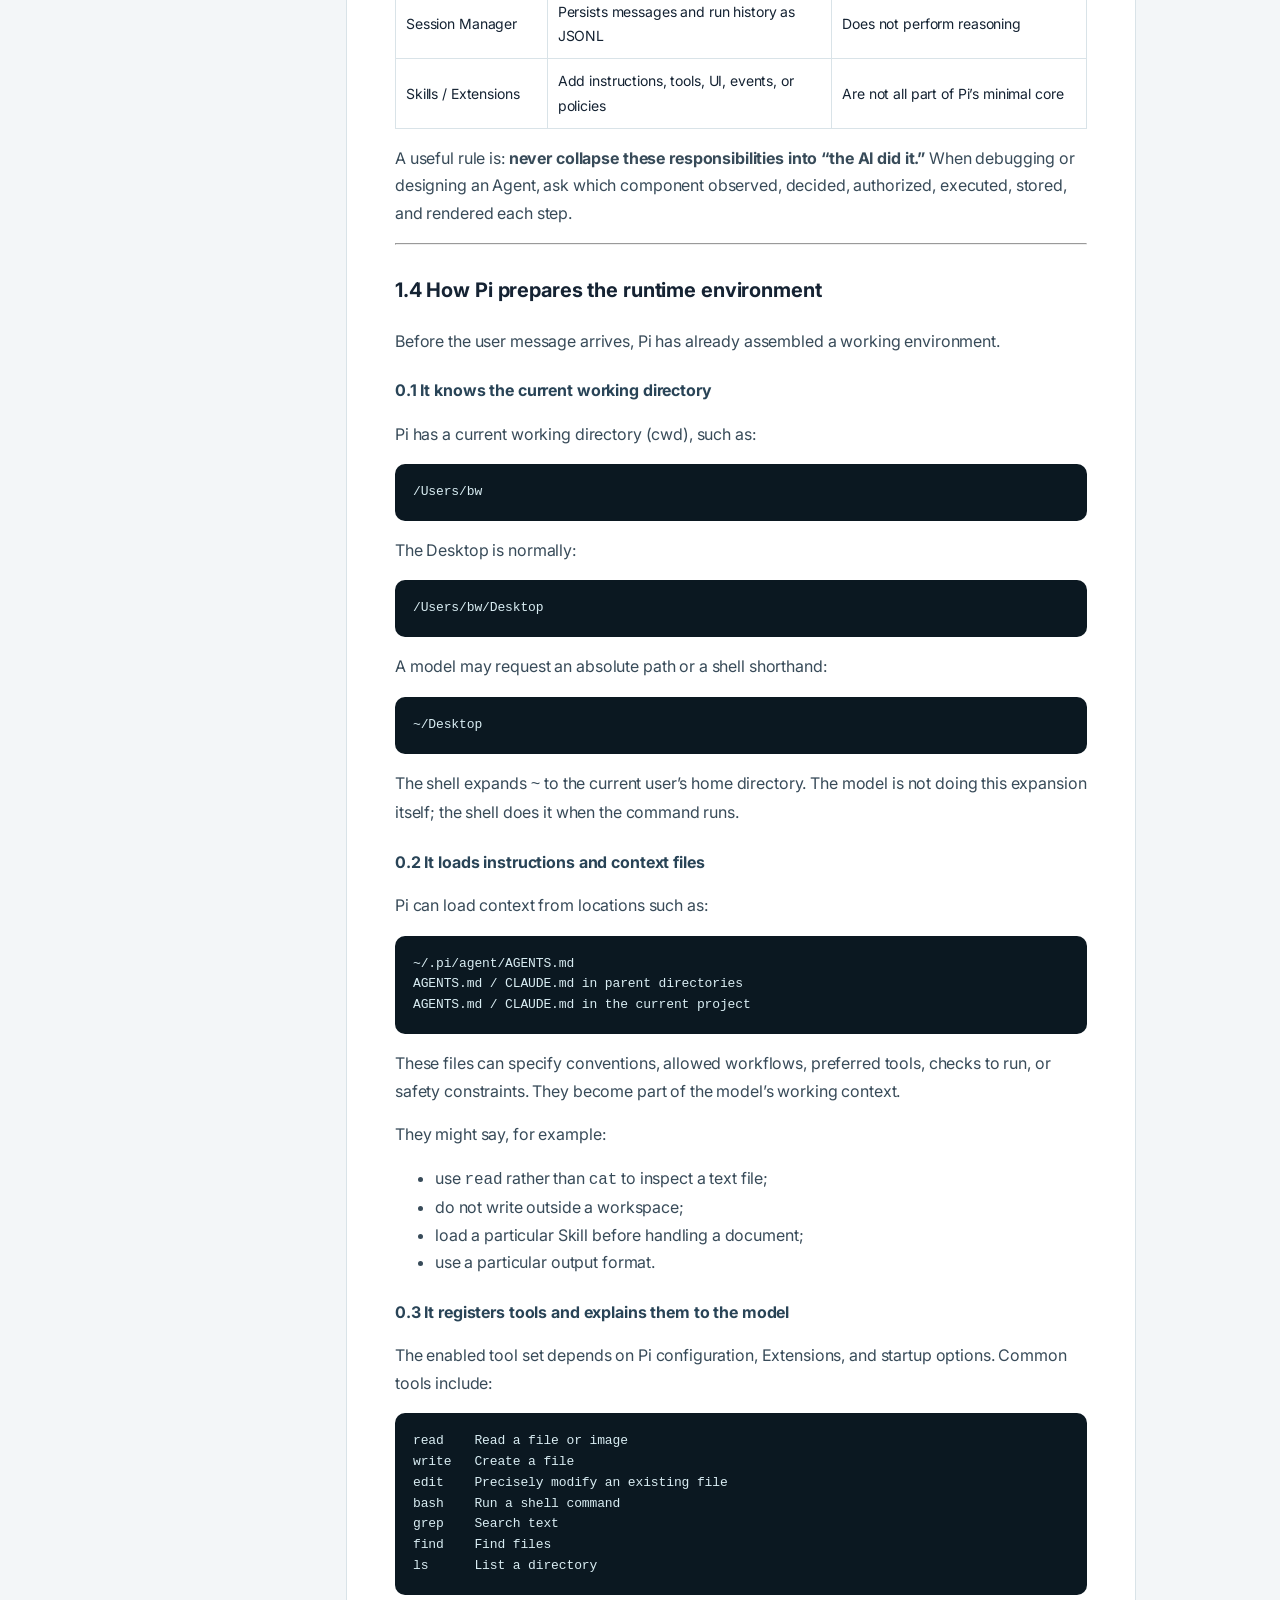
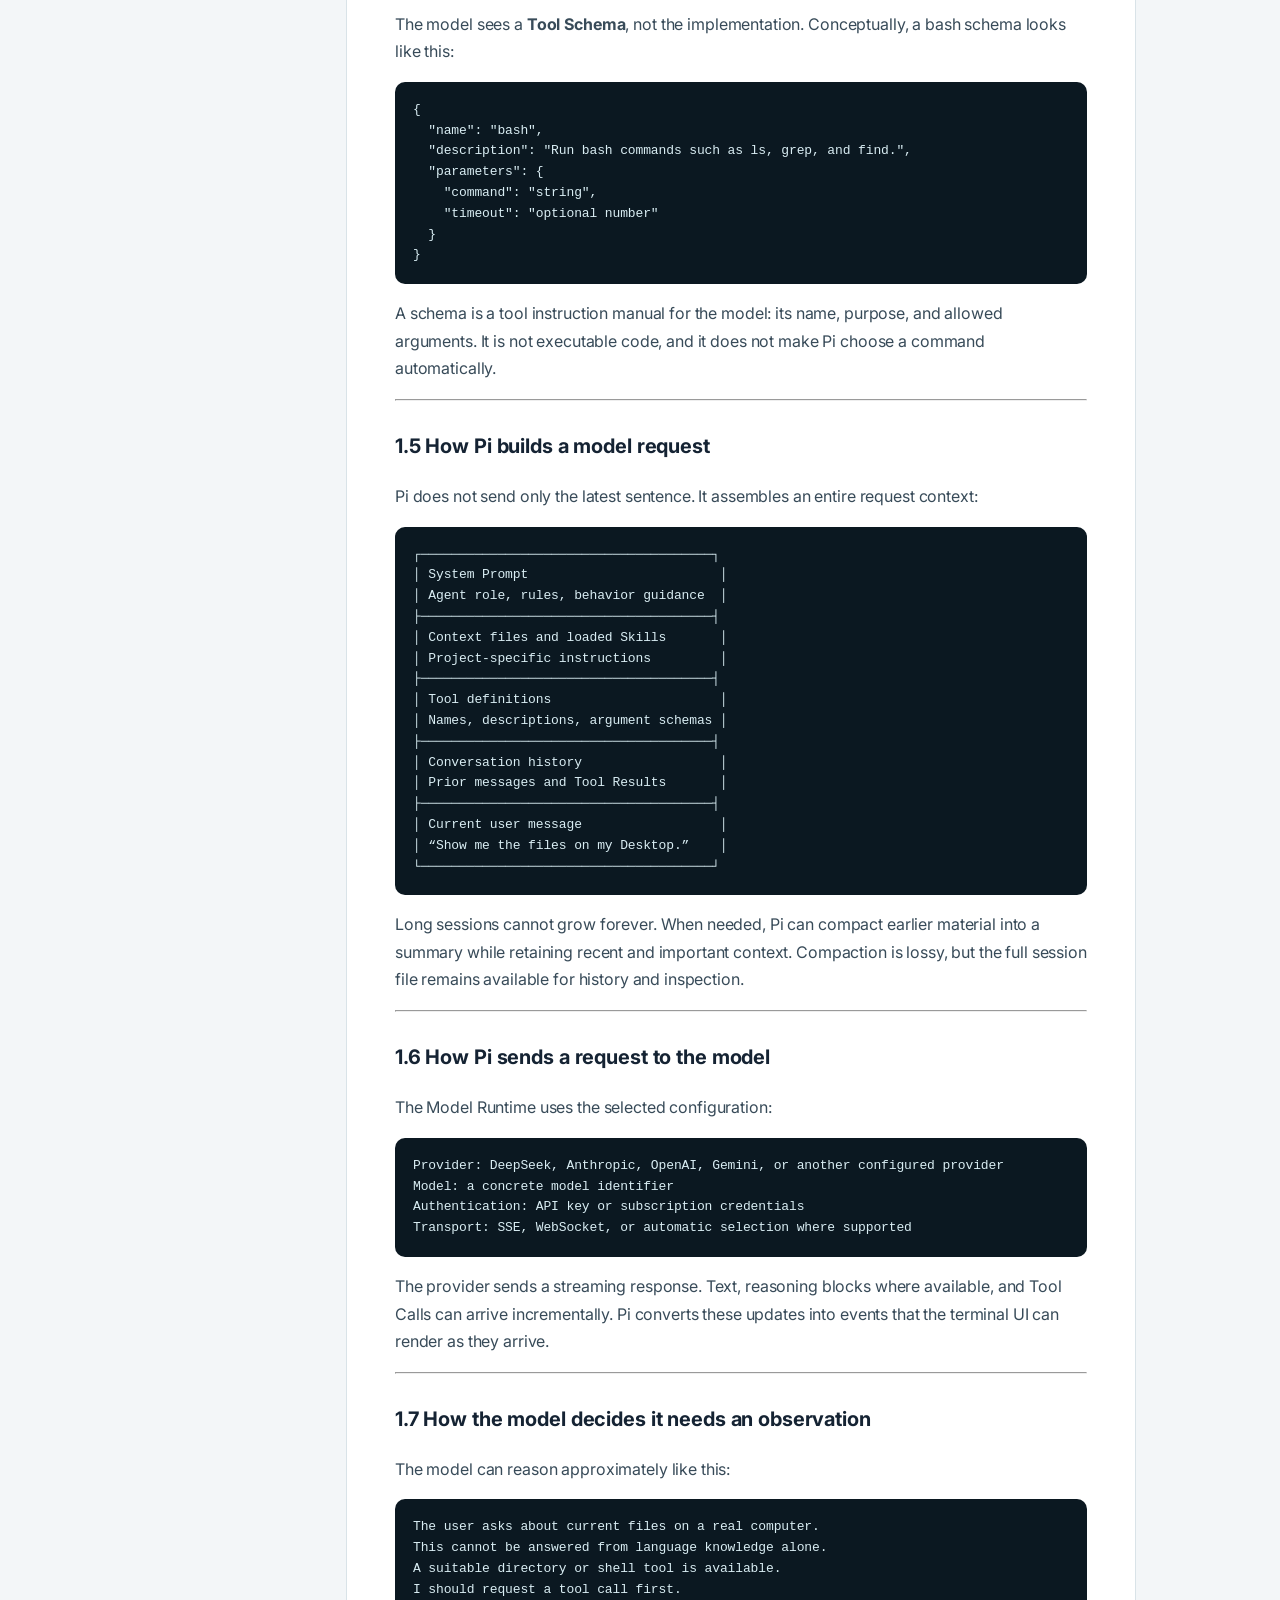
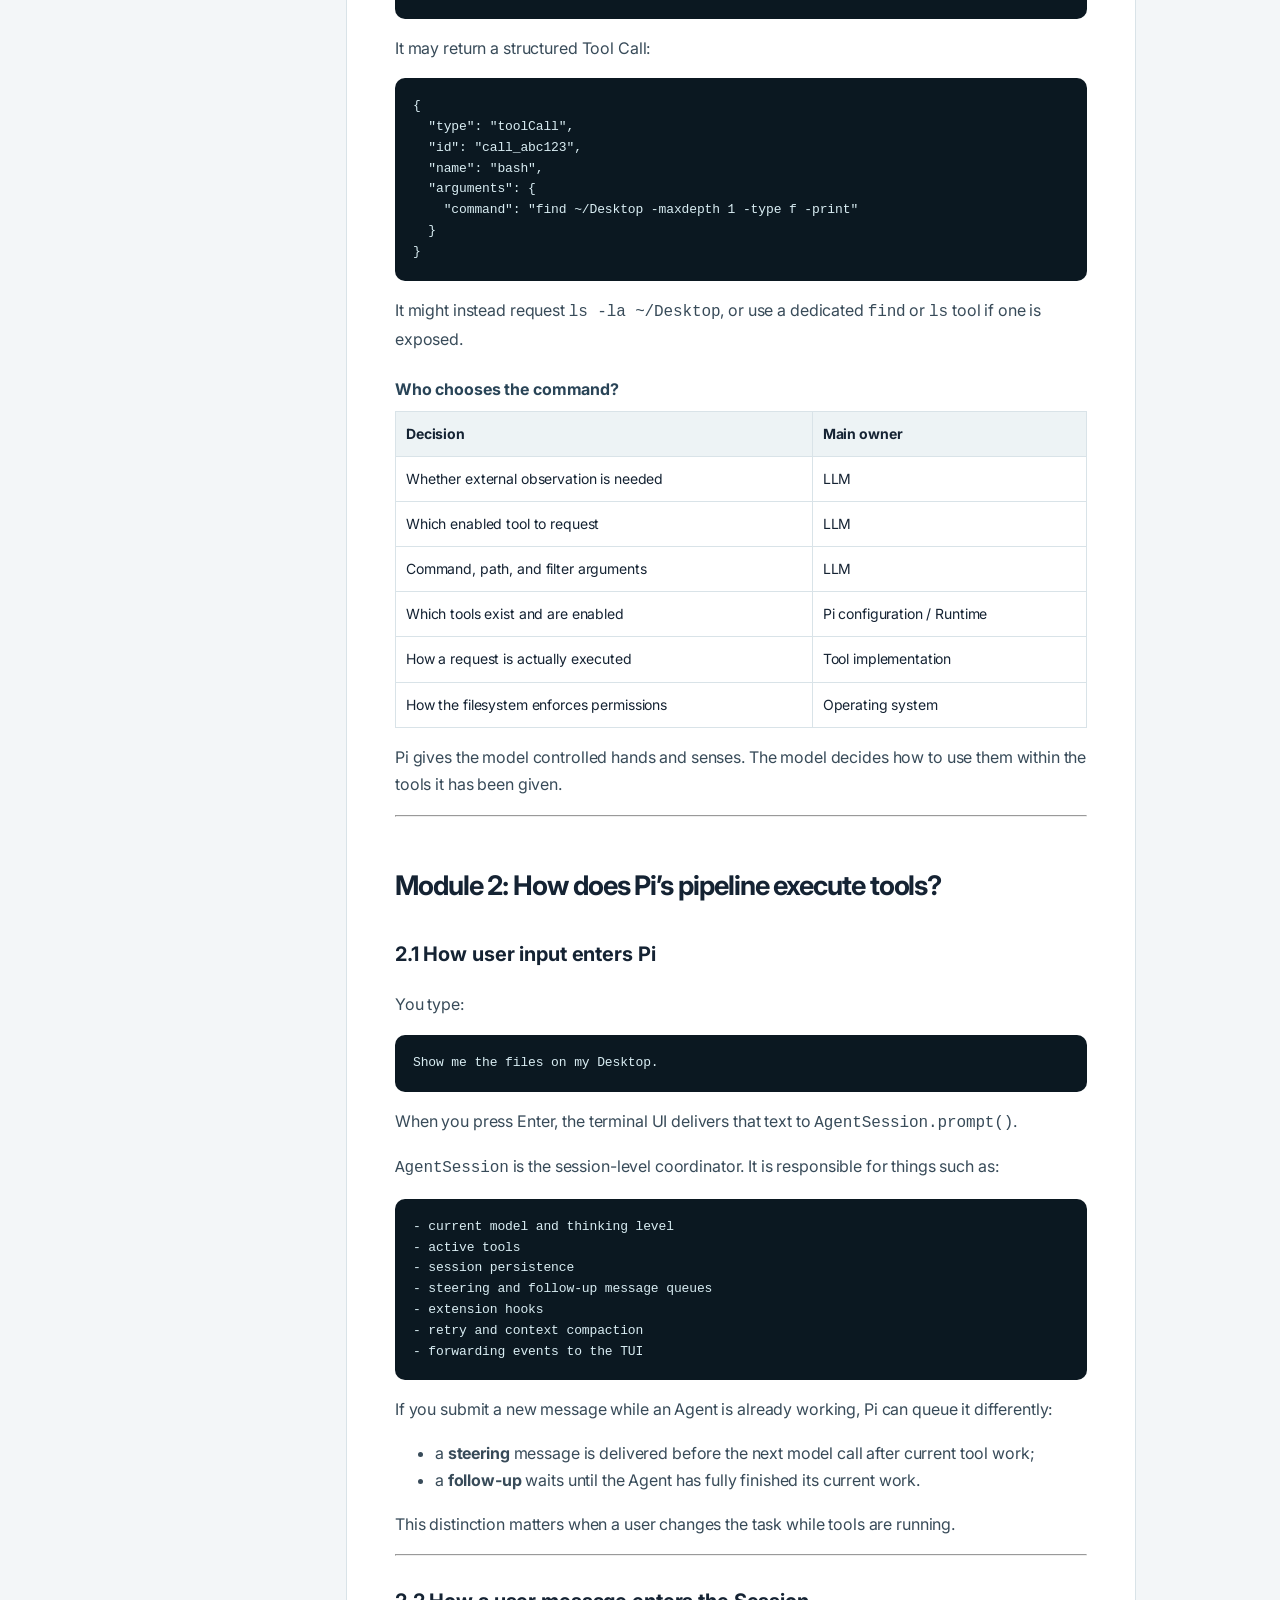
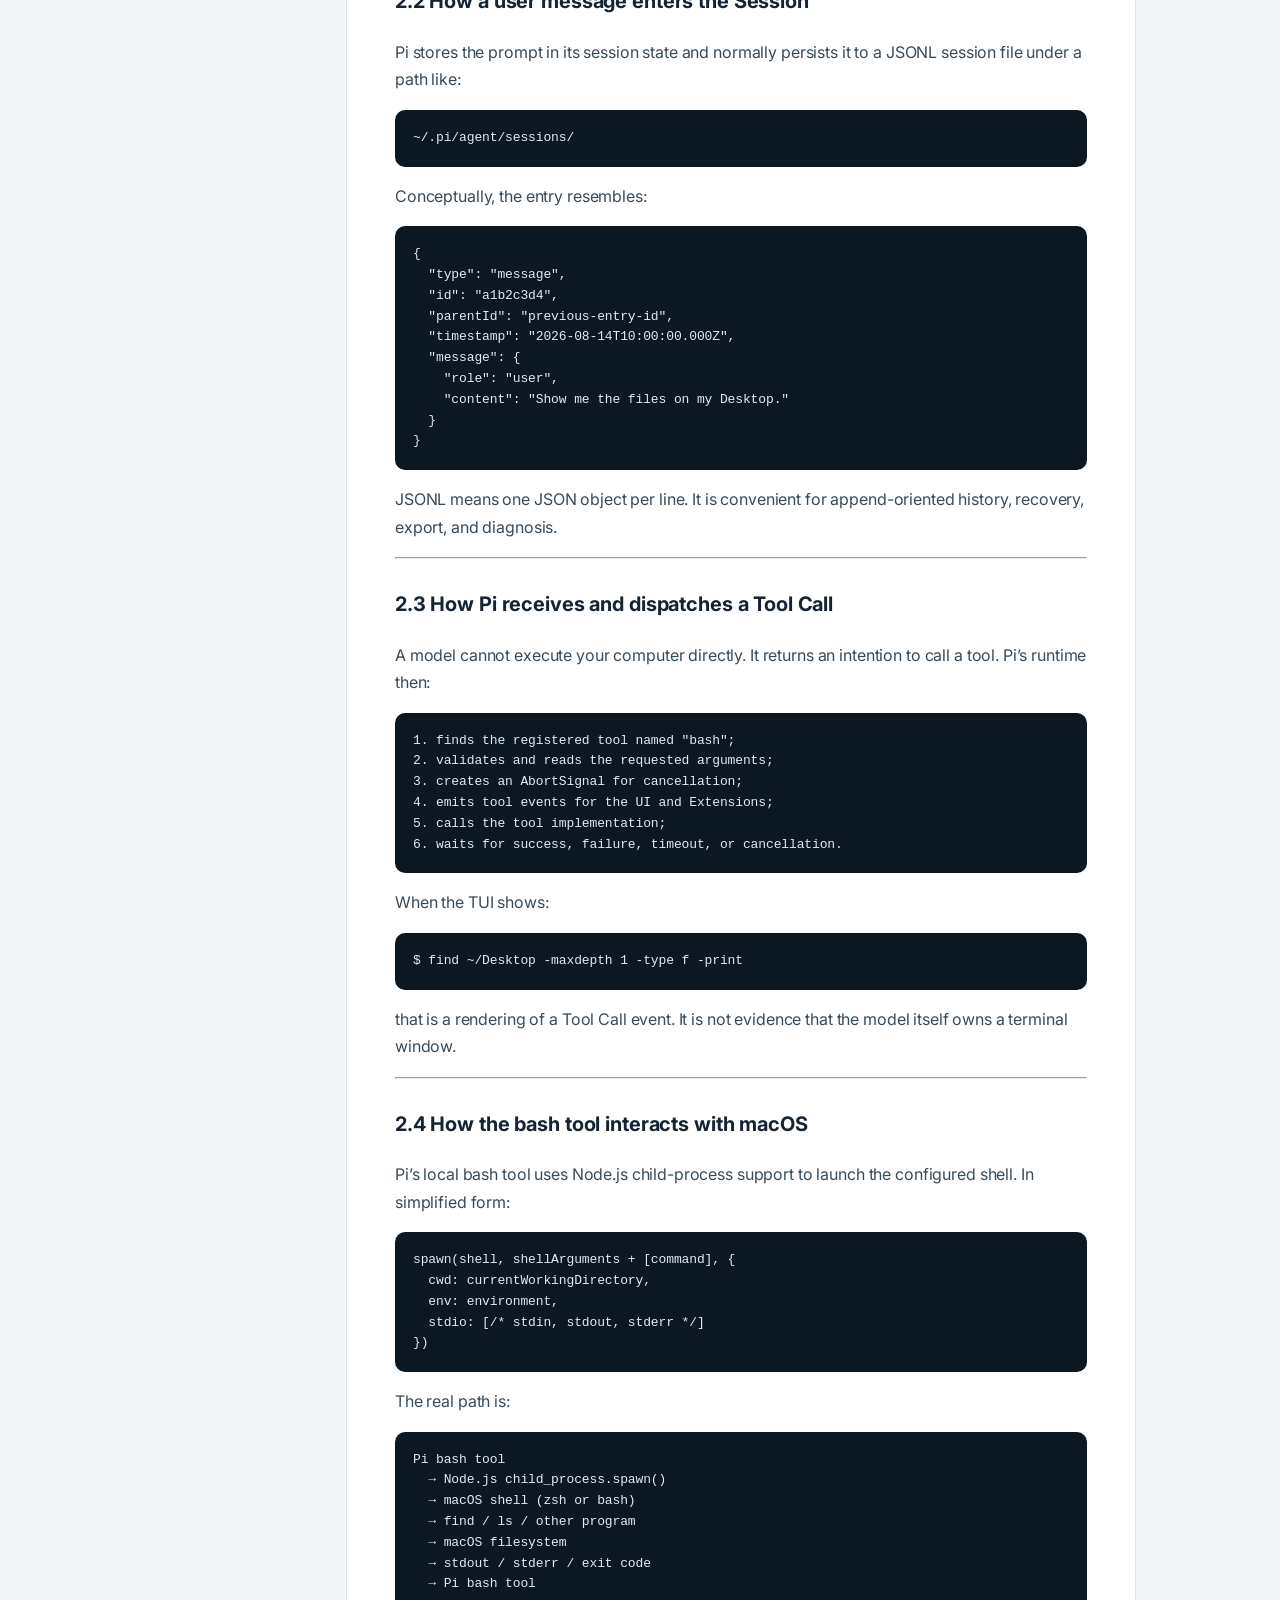
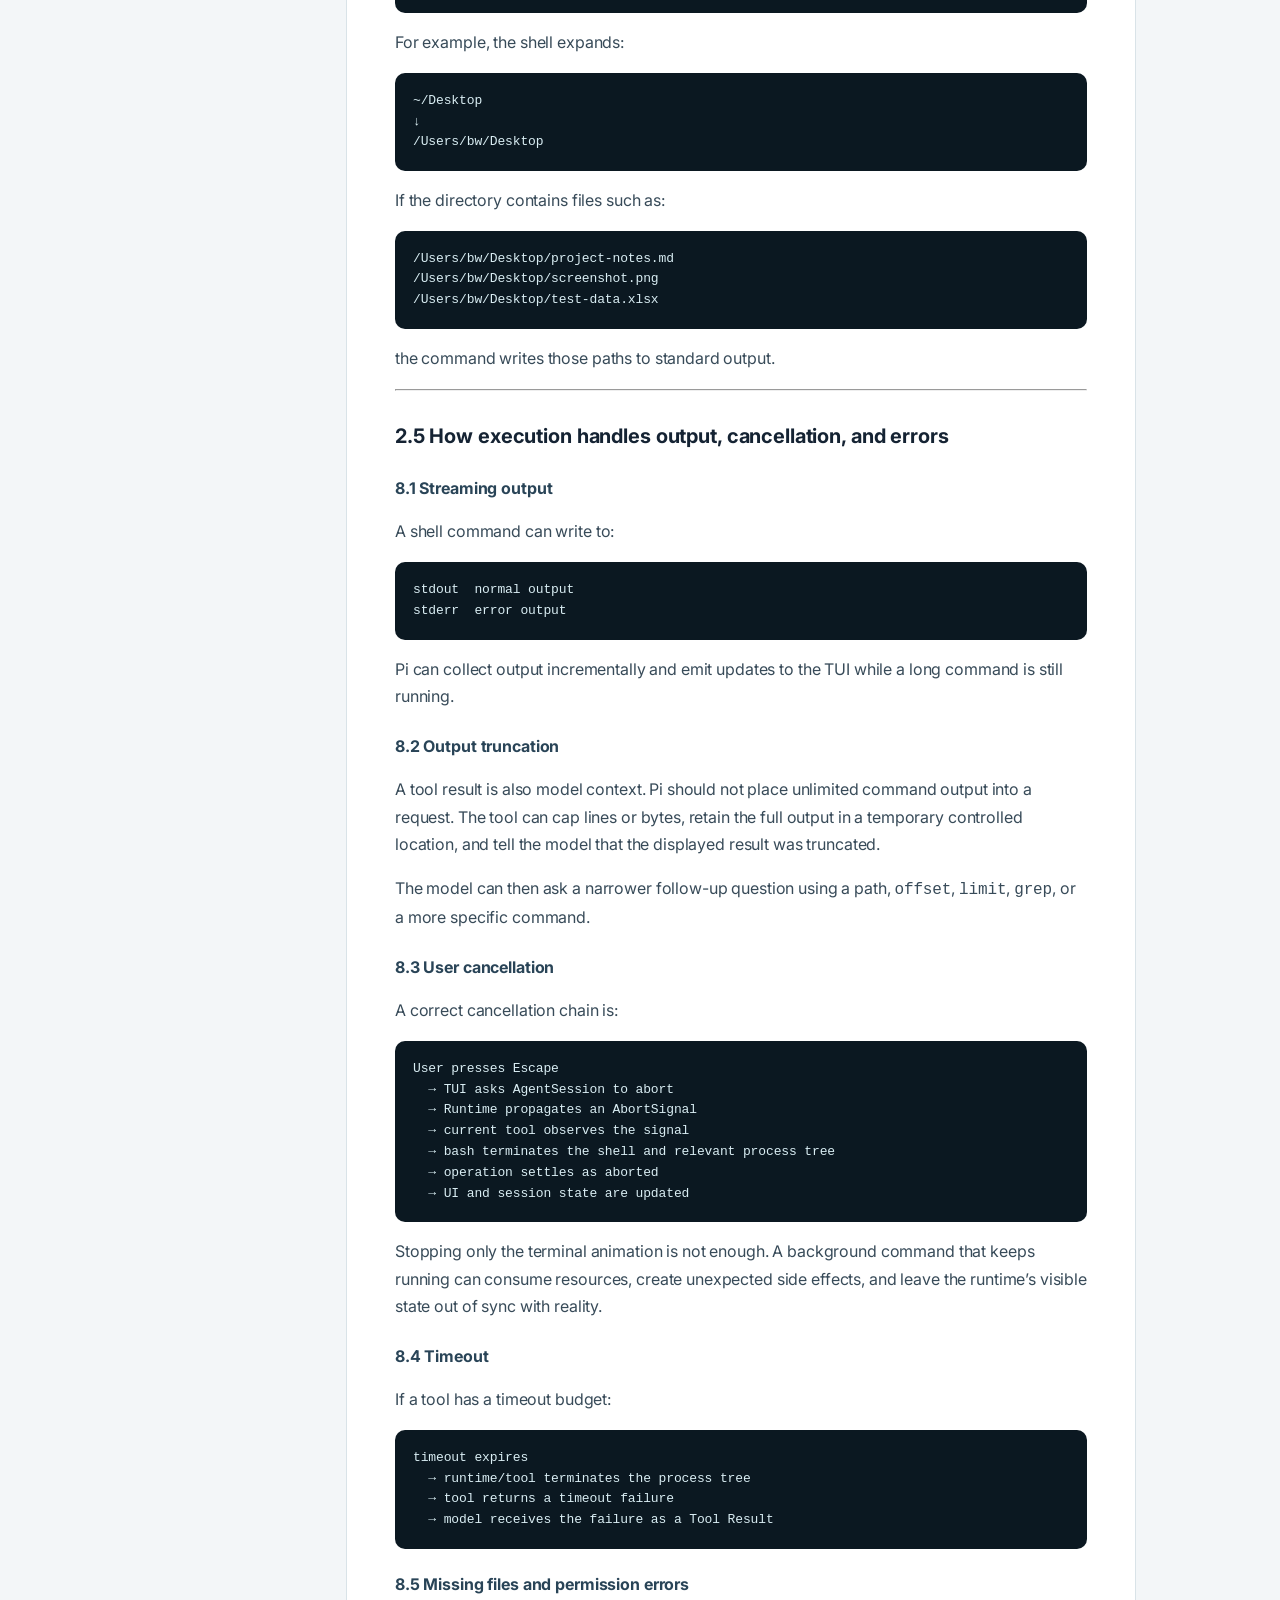
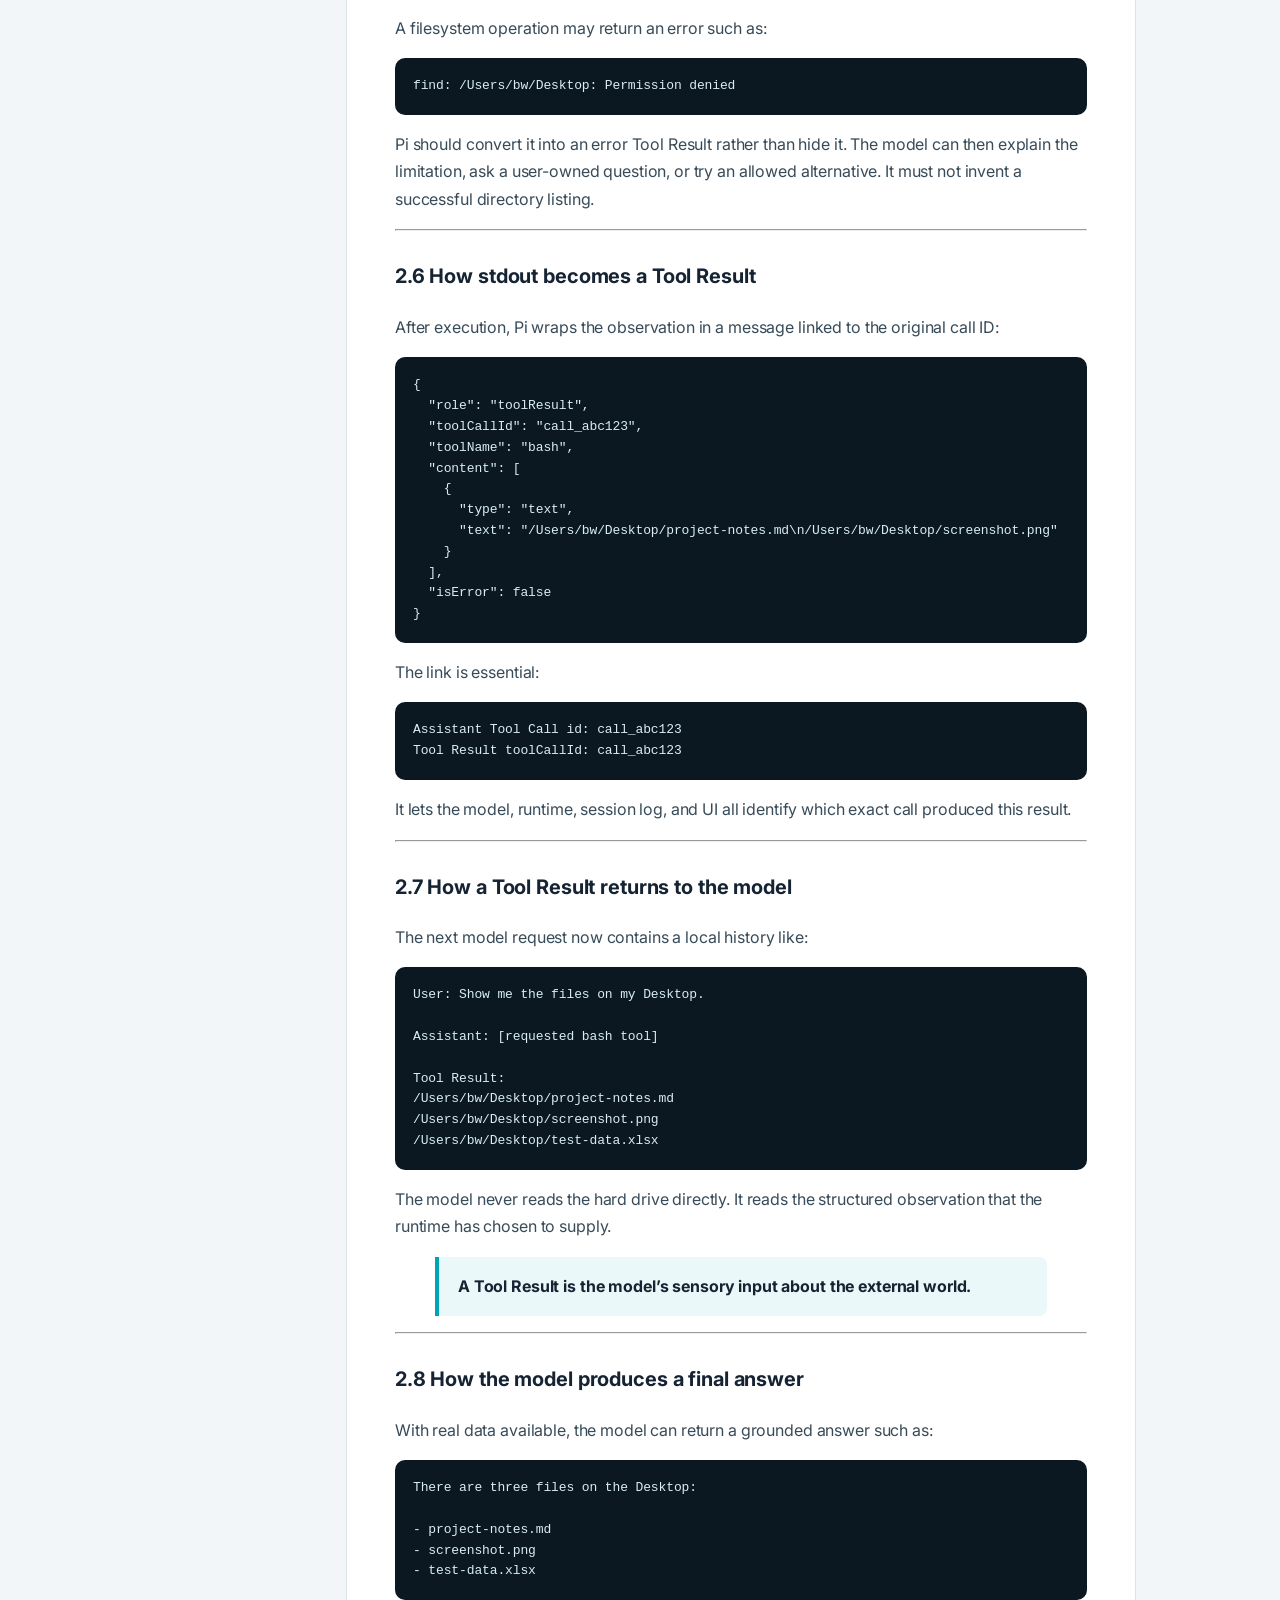
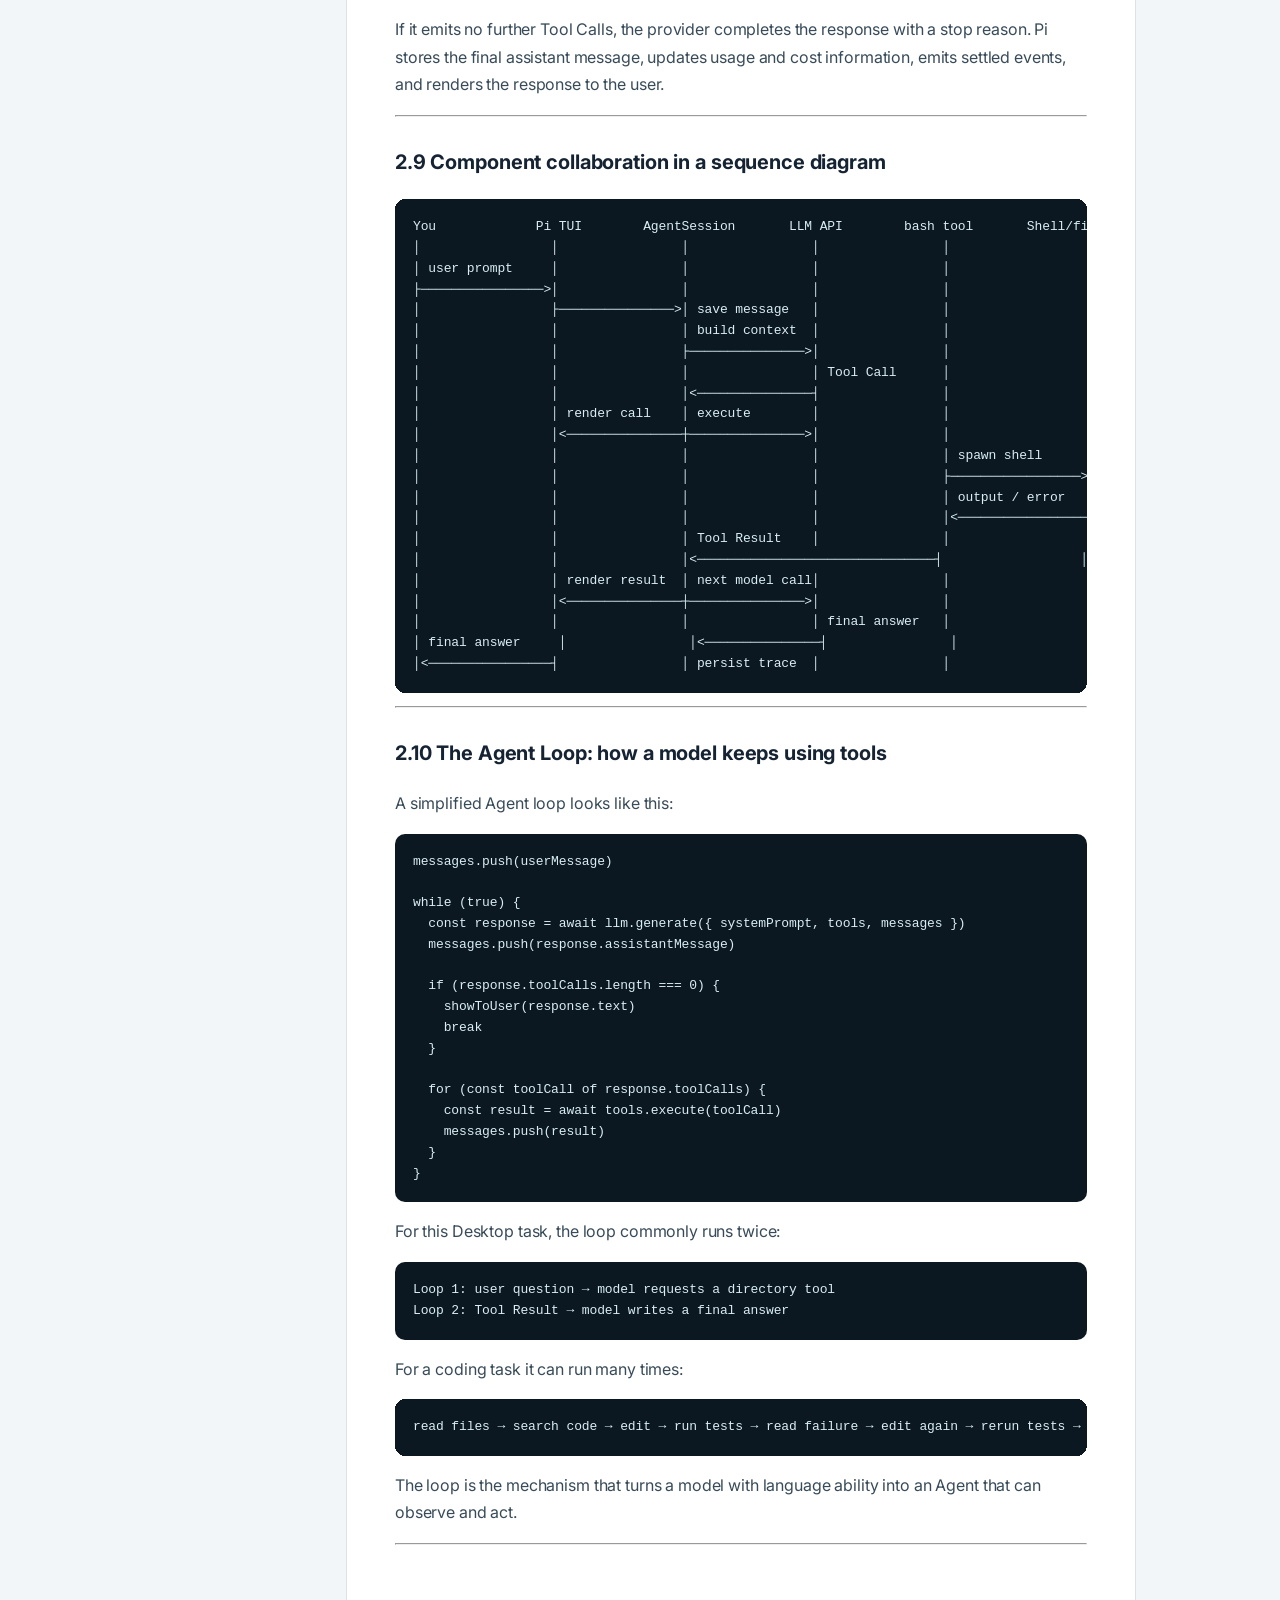
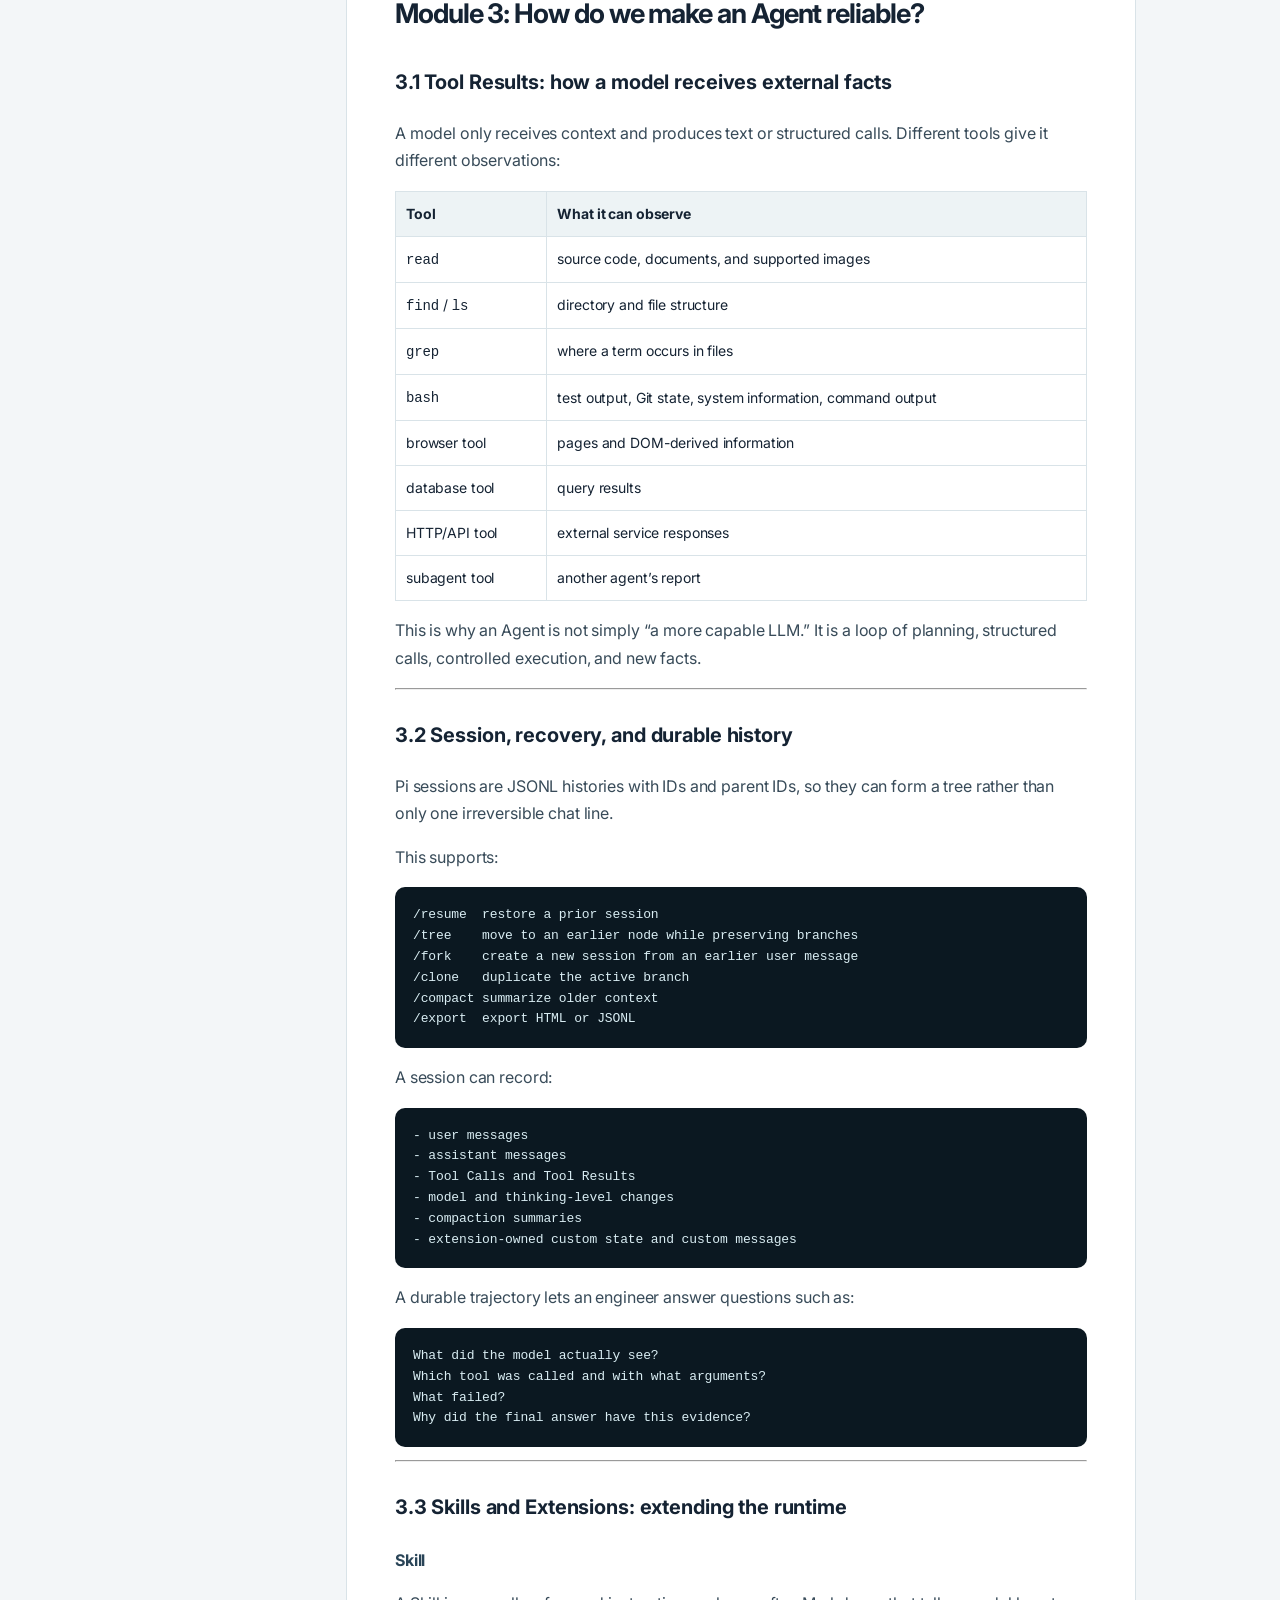
<file: en/learn/source/index.html>
<!doctype html><html lang="en"><head><meta charset="utf-8"><meta name="viewport" content="width=device-width,initial-scale=1"><meta http-equiv="refresh" content="0; url=../"><title>Course document｜Agent Foundations Lab</title></head><body><p>Returning to the rendered reading edition… <a href="../">Continue</a></p></body></html>
</file>
<file: assets/style.css>
@import url('https://fonts.googleapis.com/css2?family=Inter:wght@400;500;600;700;800&family=Noto+Sans+SC:wght@400;500;600;700;800&display=swap');
:root{--ink:#152333;--muted:#607180;--paper:#f3f6f8;--card:#fff;--line:#d9e3e8;--blue:#1468d4;--cyan:#00a5b5;--orange:#ef7440;--yellow:#ffd34d;--dark:#10212d;--ok:#087a62;--danger:#b43b25}*{box-sizing:border-box}html{scroll-behavior:smooth}body{margin:0;background:var(--paper);color:var(--ink);font:16px/1.72 Inter,"Noto Sans SC",-apple-system,BlinkMacSystemFont,"Segoe UI",Arial,sans-serif}.wrap{max-width:1120px;padding:0 28px;margin:auto}.mono,code,pre,.eyebrow,.tag{font-family:ui-monospace,SFMono-Regular,Menlo,monospace}.site-head{height:66px;position:sticky;top:0;z-index:5;border-bottom:1px solid var(--line);background:#f3f6f8ef;backdrop-filter:blur(12px)}.site-head .wrap{height:100%;display:flex;align-items:center;justify-content:space-between;gap:18px}.brand{font-size:18px;font-weight:850;letter-spacing:-.04em;color:var(--ink);text-decoration:none}.brand b{color:var(--blue)}.nav{display:flex;gap:18px;align-items:center}.nav a{font-size:13px;color:var(--muted);text-decoration:none}.nav a:hover{color:var(--blue)}button,.button{font:inherit;cursor:pointer}.lang,.ghost{border:1px solid #b9c7ce;border-radius:7px;padding:6px 10px;background:white;color:var(--ink);text-decoration:none;font-size:13px}.hero{color:white;background:var(--dark);position:relative;overflow:hidden;padding:100px 0 92px}.hero:after{content:"";position:absolute;right:-190px;top:-330px;width:600px;height:600px;border:85px solid #00a5b51d;border-radius:50%}.hero-inner{position:relative;z-index:1;max-width:760px}.eyebrow{font-size:11px;letter-spacing:.13em;text-transform:uppercase;color:#7ee4eb}.hero h1{font-size:clamp(45px,6.5vw,80px);letter-spacing:-.075em;line-height:1.04;margin:16px 0 22px}.hero h1 em{color:var(--yellow);font-style:normal}.hero p{font-size:18px;max-width:650px;color:#bdcdd4}.button{display:inline-block;border:0;border-radius:8px;background:var(--yellow);color:var(--dark);padding:12px 18px;text-decoration:none;font-weight:800;margin:14px 9px 0 0}.button.alt{background:#203846;color:white}.button:hover{filter:brightness(1.06)}section{padding:76px 0}.head{display:flex;justify-content:space-between;align-items:end;gap:25px;margin-bottom:30px}.head h1,.head h2{font-size:clamp(31px,4vw,49px);letter-spacing:-.06em;line-height:1.12;margin:7px 0}.head p{margin:0;max-width:450px;color:var(--muted)}.rule{width:46px;height:3px;background:var(--orange);margin-bottom:15px}.grid3{display:grid;grid-template-columns:repeat(3,1fr);gap:16px}.card{background:var(--card);border:1px solid var(--line);border-radius:14px;padding:24px}.card .num{font:700 28px ui-monospace;color:#ccdbe1}.card h3{letter-spacing:-.035em;margin:8px 0}.card p{color:var(--muted);font-size:14px;margin:0}.path{background:#e8eff2}.path-row{display:grid;grid-template-columns:repeat(4,1fr);gap:14px}.path-card{background:white;border:1px solid var(--line);border-top:4px solid var(--blue);padding:20px;border-radius:11px}.path-card:nth-child(2){border-color:var(--cyan)}.path-card:nth-child(3){border-color:var(--orange)}.path-card:nth-child(4){border-color:var(--yellow)}.path-card b{display:block;font-size:18px;margin:5px 0}.path-card p{font-size:13px;color:var(--muted);margin:0}.path-card a{font-size:13px;color:var(--blue);font-weight:750;text-decoration:none}.article{max-width:790px;margin:auto;background:white;border:1px solid var(--line);border-radius:16px;padding:48px}.article h1{font-size:42px;letter-spacing:-.065em;line-height:1.15}.article h2{font-size:27px;letter-spacing:-.04em;margin-top:46px;scroll-margin-top:88px}.article h3{font-size:20px;margin-top:28px}.article h4{font-size:16px;margin:22px 0 8px;color:#294457}.article p,.article li{color:#384b59}.article pre{background:#0b1821;color:#d9edf3;border-radius:10px;padding:18px;overflow:auto;font-size:13px;line-height:1.6}.article table{border-collapse:collapse;width:100%;font-size:14px}.article th,.article td{padding:10px;border:1px solid var(--line);text-align:left}.article th{background:#edf3f5}.callout{padding:16px 19px;border-left:4px solid var(--cyan);background:#ebf8f9;border-radius:0 8px 8px 0}.callout.warn{border-color:var(--orange);background:#fff5ef}.lesson-layout{max-width:1120px;margin:0 auto;display:grid;grid-template-columns:210px minmax(0,790px);gap:28px;align-items:start;padding:0 28px}.lesson-layout .article{width:100%;margin:0}.lesson-nav{position:sticky;top:92px;max-height:calc(100vh - 120px);overflow:auto;padding:8px 12px 14px 0;border-right:1px solid var(--line);font-size:13px}.lesson-nav b{display:block;color:var(--ink);font-size:12px;letter-spacing:.08em;margin-bottom:8px}.lesson-nav a{display:block;color:var(--muted);text-decoration:none;padding:6px 9px 6px 0;line-height:1.35}.lesson-nav a:hover{color:var(--blue)}.lesson-nav a.level-2{margin:14px 0 4px;padding:8px 8px;color:var(--blue);font-weight:800;border-left:3px solid var(--cyan);background:#edf9fa}.lesson-nav a.level-3{display:block;padding:5px 8px 5px 18px;border-left:1px solid #c8d7dd;font-size:12px}.lesson-nav a.level-3:hover{border-left-color:var(--blue)}.toc{position:fixed;right:max(28px,calc((100vw - 1320px)/2));top:110px;width:190px;font-size:12px}.toc b{display:block;margin-bottom:8px}.toc a{display:block;color:var(--muted);text-decoration:none;padding:4px 0}.toc a:hover{color:var(--blue)}.lesson-end{margin-top:50px;padding:25px;background:#10212d;color:white;border-radius:13px}.lesson-end p{color:#c1d0d6}.source-box{margin:26px 0;padding:22px;background:#edf3f5;border:1px solid var(--line);border-radius:10px}.source-box a{color:var(--blue);font-weight:750}.exam-body{background:#10212d}.exam-head{height:58px;border-bottom:1px solid #34505f;background:#10212d;color:white}.exam-head .wrap{height:100%;display:flex;align-items:center;justify-content:space-between}.exam-head a{color:#c4d9e2;text-decoration:none;font-size:13px}.exam{max-width:850px;margin:0 auto;padding:36px 24px 80px}.exam-intro{color:white}.exam-intro h1{letter-spacing:-.055em;margin:4px 0}.exam-intro p{color:#bbcad1}.quiz-shell{background:white;border-radius:15px;padding:26px;margin-top:23px}.progress{height:8px;background:#e3ebef;border-radius:8px;overflow:hidden;margin:10px 0 22px}.progress i{display:block;height:100%;background:var(--cyan);width:0;transition:.2s}.q{border-top:1px solid var(--line);padding:24px 0}.q:first-of-type{border-top:0}.q h3{font-size:17px;line-height:1.5;margin:0 0 12px}.points{font:11px ui-monospace;color:var(--orange);margin-bottom:6px}.options{display:grid;gap:7px}.option{padding:9px 12px;display:flex;gap:9px;align-items:center;border:1px solid var(--line);border-radius:7px}.option:hover{border-color:var(--blue)}textarea{width:100%;min-height:110px;font:14px/1.55 inherit;border:1px solid var(--line);border-radius:7px;padding:10px;resize:vertical}.rubric{margin-top:10px;padding:12px;background:#f4f7f8;border-radius:8px;font-size:13px;color:#536573}.score{width:62px;padding:4px;border:1px solid var(--line);border-radius:4px}.actions{display:flex;gap:10px;align-items:center;margin-top:28px}.actions button{border:0;border-radius:7px;padding:10px 14px;background:var(--dark);color:white;font-weight:750}.actions button.alt{background:#e3ecef;color:var(--ink)}.status{font-size:12px;color:var(--muted)}.report{max-width:900px;margin:50px auto;padding:48px;background:white;border-radius:16px}.report .score-big{font:700 70px/1 ui-monospace;color:var(--blue);letter-spacing:-.08em}.report h1{letter-spacing:-.06em}.report .answer{border-top:1px solid var(--line);padding:20px 0}.report .answer:first-of-type{border-top:0}.answer .ok{color:var(--ok);font-weight:800}.answer .bad{color:var(--danger);font-weight:800}.answer details{margin-top:10px;background:#f3f7f8;padding:11px;border-radius:7px}.answer summary{cursor:pointer;font-weight:750}.report a{color:var(--blue)}footer{background:#0b1821;color:#9eb5bf;padding:28px 0;font-size:12px}footer b{color:white}html[lang="en"] body{font-family:Inter,-apple-system,BlinkMacSystemFont,"Segoe UI",Arial,sans-serif;letter-spacing:-.008em}html[lang="en"] .hero h1,html[lang="en"] .head h1,html[lang="en"] .head h2,html[lang="en"] .article h1{letter-spacing:-.065em}@media(max-width:1080px){.toc{display:none}.lesson-layout{grid-template-columns:1fr}.lesson-nav{position:relative;top:auto;max-height:none;border:1px solid var(--line);border-radius:10px;background:white;padding:14px}.lesson-nav a{display:inline-block;margin-right:10px}}@media(max-width:760px){.nav{display:none}.wrap{padding:0 19px}.hero{padding:69px 0}.grid3,.path-row{grid-template-columns:1fr}.article{border-radius:0;border-left:0;border-right:0;padding:28px 20px}.lesson-layout{padding:0}.lesson-nav{margin:0 19px}.article h1{font-size:34px}.head{display:block}.head p{margin-top:15px}.exam{padding:23px 14px 55px}.quiz-shell{padding:18px}.report{margin:22px 14px;padding:25px}.report .score-big{font-size:54px}}
</file>
